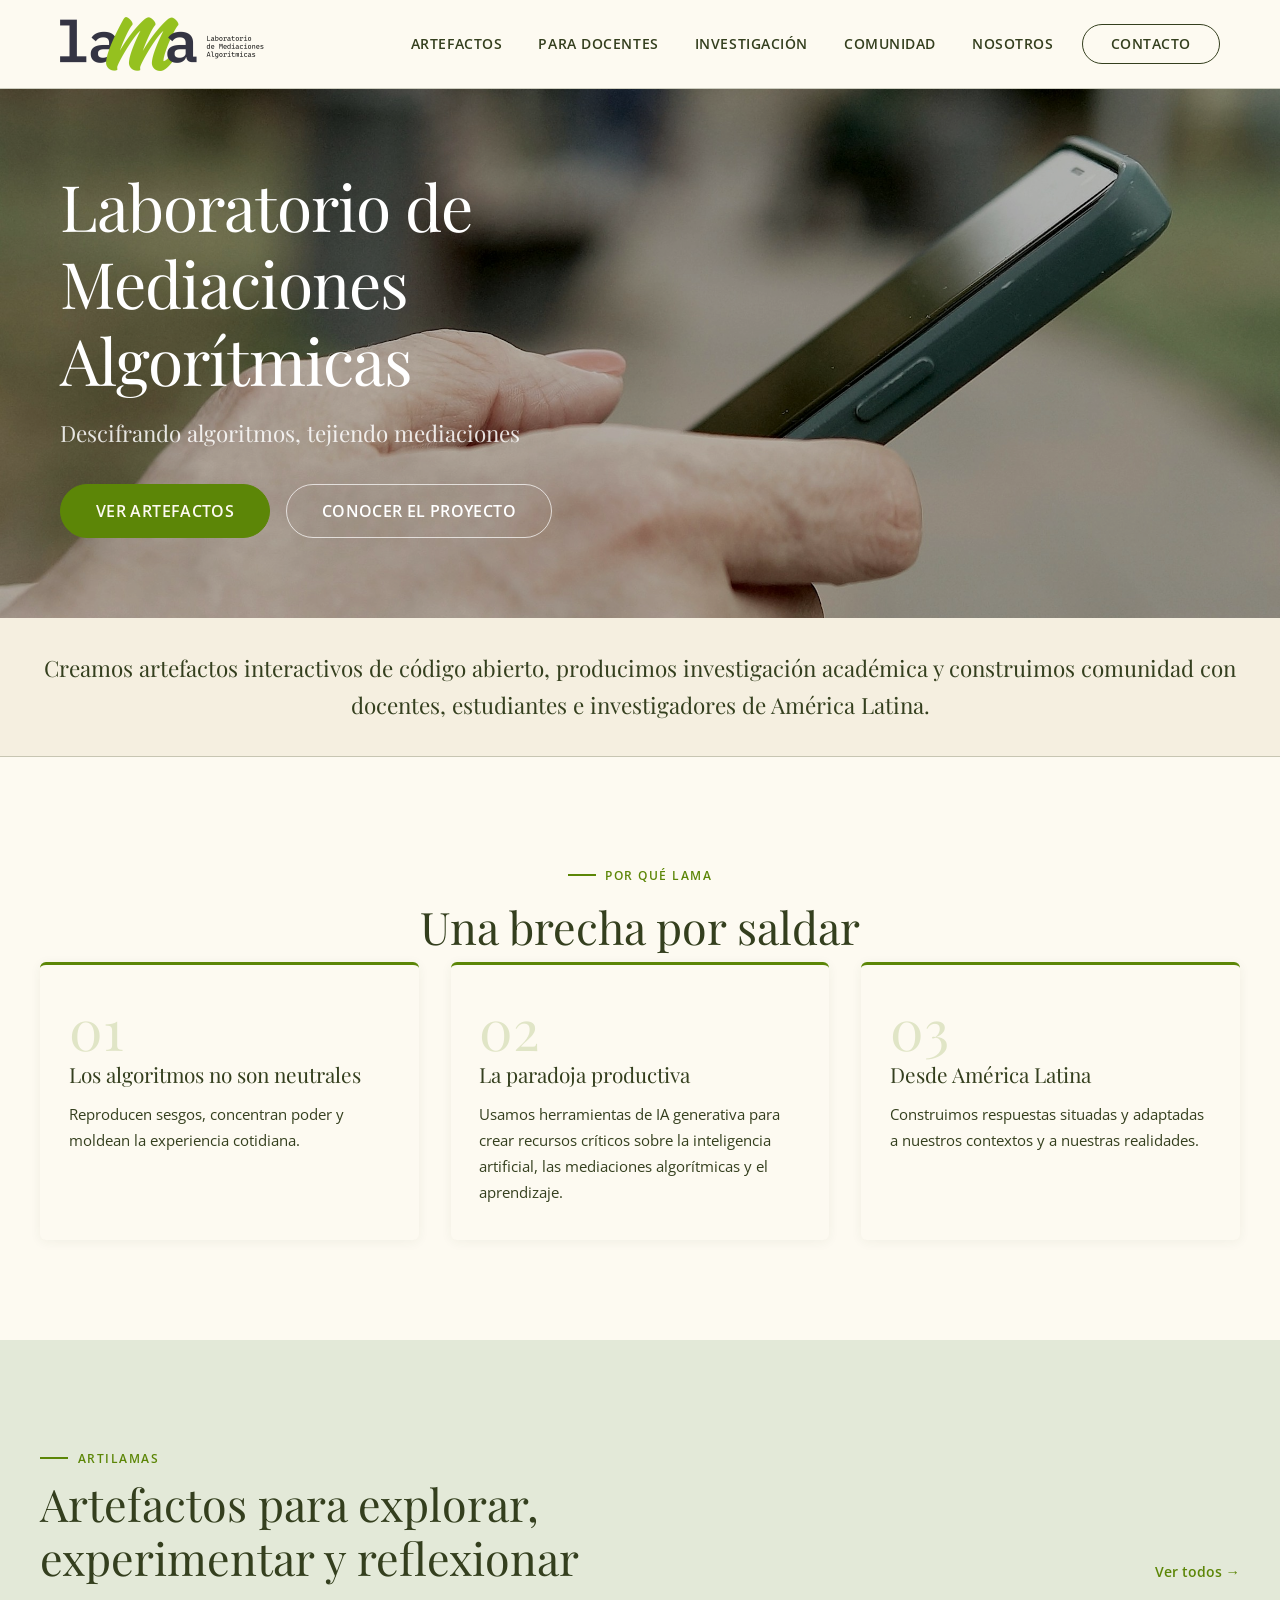
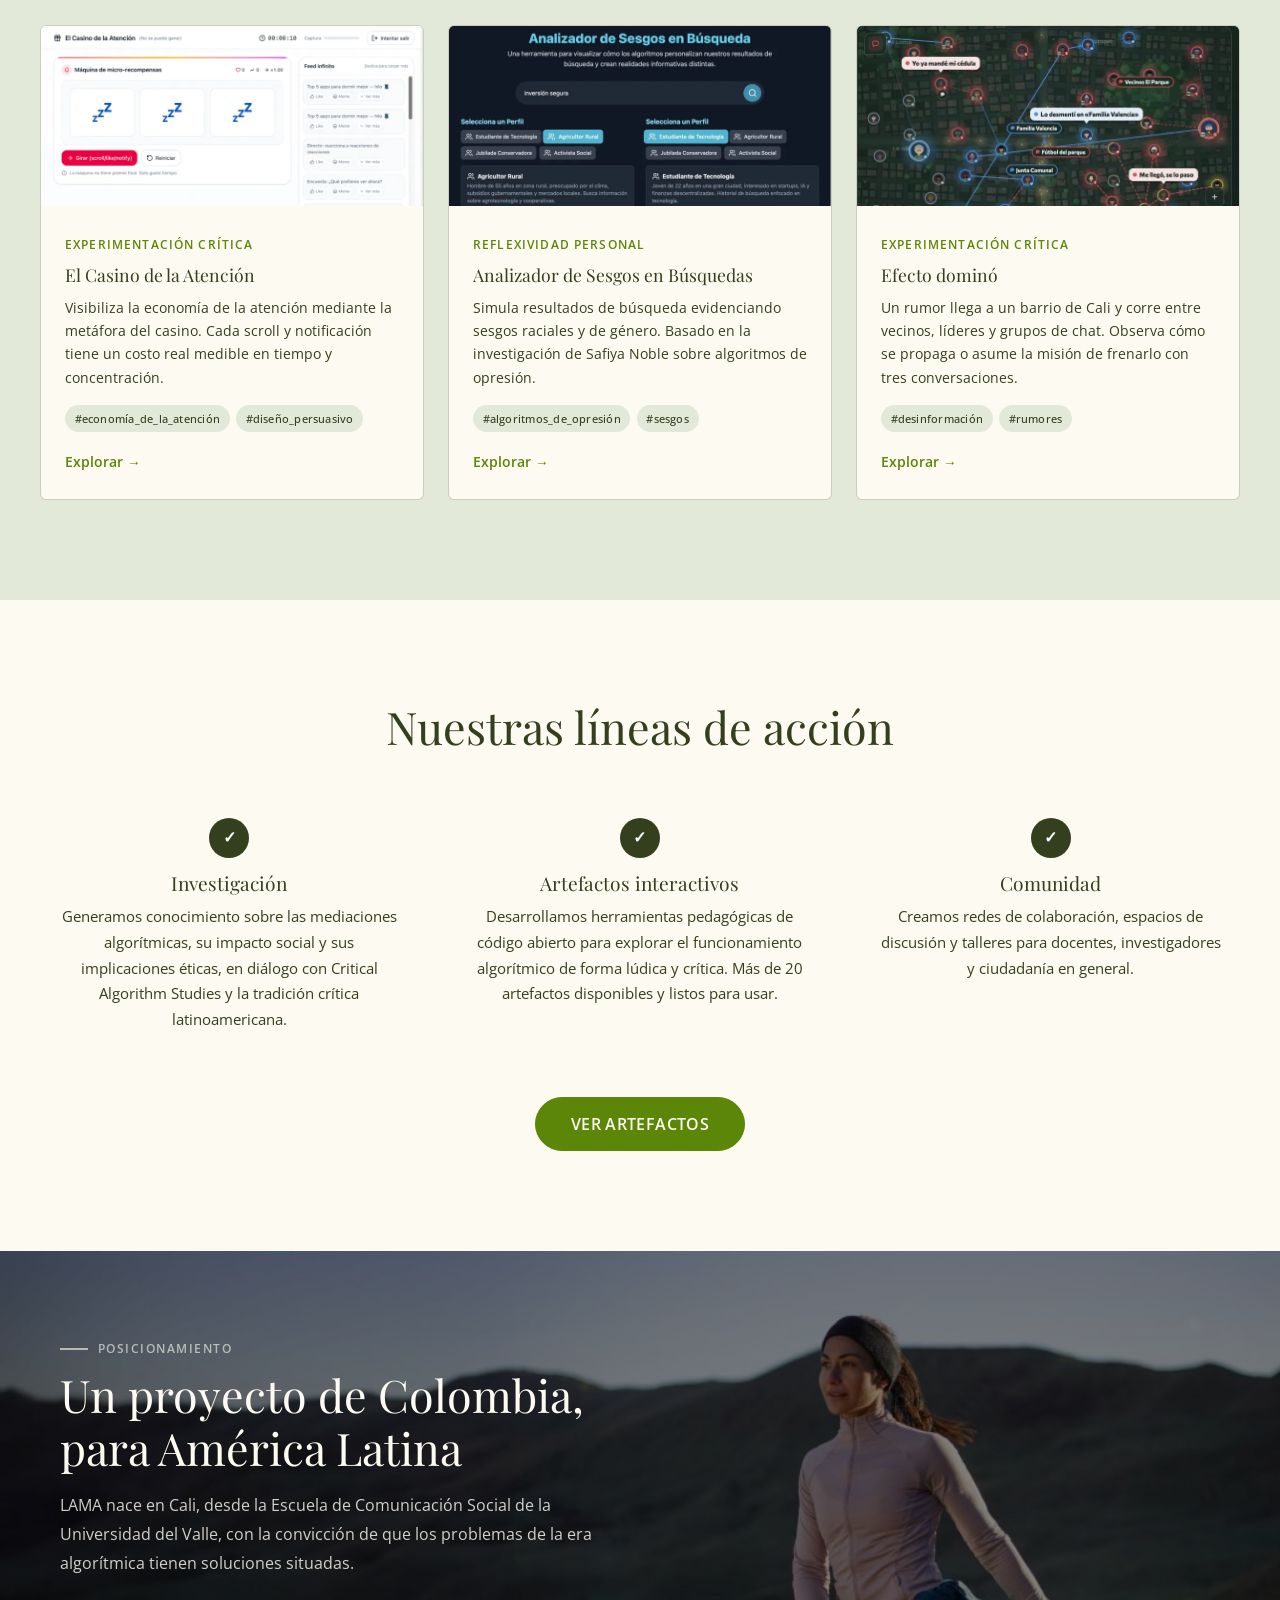
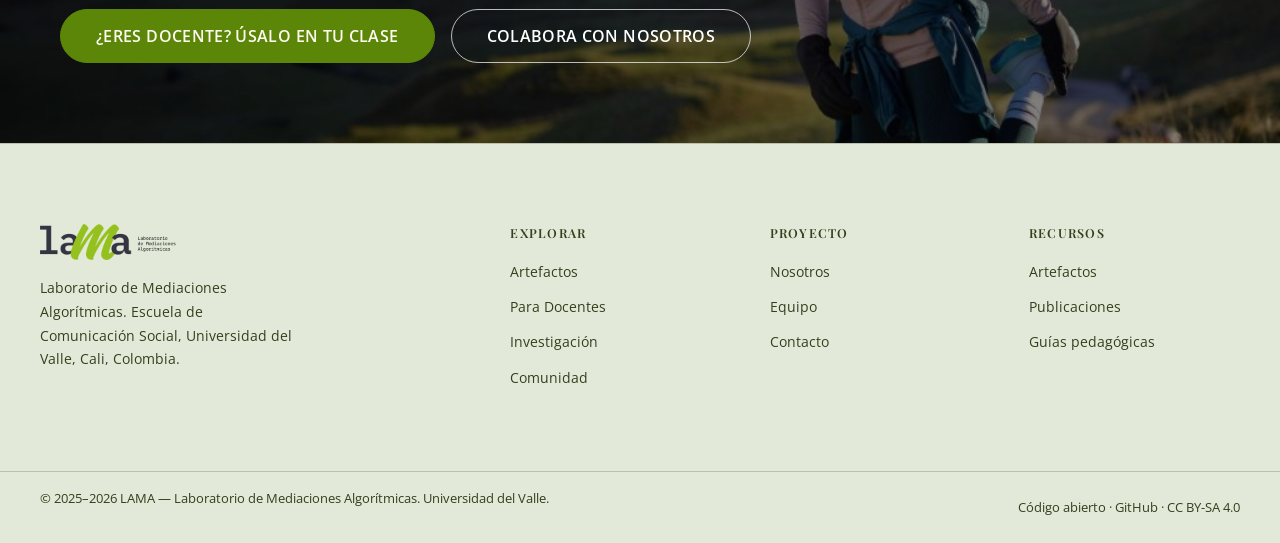
<file: index.html>
<!DOCTYPE html>
<html lang="es">
<head>
<!-- Google Tag Manager -->
<script>(function(w,d,s,l,i){w[l]=w[l]||[];w[l].push({'gtm.start':
new Date().getTime(),event:'gtm.js'});var f=d.getElementsByTagName(s)[0],
j=d.createElement(s),dl=l!='dataLayer'?'&l='+l:'';j.async=true;j.src=
'https://www.googletagmanager.com/gtm.js?id='+i+dl;f.parentNode.insertBefore(j,f);
})(window,document,'script','dataLayer','GTM-KSBX4368');</script>
<!-- End Google Tag Manager -->
<meta charset="UTF-8">
<meta name="viewport" content="width=device-width, initial-scale=1.0">
<title>LAMA — Laboratorio de Mediaciones Algorítmicas</title>
<meta name="description" content="LAMA crea artefactos pedagógicos interactivos de código abierto para la alfabetización algorítmica crítica. Universidad del Valle, Cali, Colombia.">
<meta property="og:type" content="website">
<meta property="og:site_name" content="LAMA">
<meta property="og:locale" content="es_CO">
<meta property="og:title" content="LAMA — Laboratorio de Mediaciones Algorítmicas">
<meta property="og:description" content="LAMA crea artefactos pedagógicos interactivos de código abierto para la alfabetización algorítmica crítica. Universidad del Valle, Cali, Colombia.">
<meta property="og:url" content="https://lama.lat/">
<meta property="og:image" content="https://lama.lat/assets/img/Header_Home.jpg">
<meta name="twitter:card" content="summary_large_image">
<meta name="twitter:title" content="LAMA — Laboratorio de Mediaciones Algorítmicas">
<meta name="twitter:description" content="LAMA crea artefactos pedagógicos interactivos de código abierto para la alfabetización algorítmica crítica. Universidad del Valle, Cali, Colombia.">
<meta name="twitter:image" content="https://lama.lat/assets/img/Header_Home.jpg">
<link rel="canonical" href="https://lama.lat/">
<link rel="preconnect" href="https://fonts.googleapis.com">
<link rel="preconnect" href="https://fonts.gstatic.com" crossorigin>
<link href="https://fonts.googleapis.com/css2?family=Playfair+Display:ital,wght@0,400;0,500;0,600;1,400;1,500&family=Open+Sans:wght@300;400;500;600&display=swap" rel="stylesheet">
<link rel="stylesheet" href="assets/css/main.css?v=4">
<style>
  h1,h2,h3,h4,h5,h6 { font-family: 'Playfair Display', serif !important; }
  .intro-bar { background: #F5EFE0 !important; }
  .intro-bar-inner {
    font-family: 'Playfair Display', serif !important;
    font-style: normal;
    font-size: 1.4rem;
    font-weight: 400;
    color: #343F1E;
    text-align: center;
    line-height: 1.65;
  }
  body { font-family: 'Open Sans', sans-serif; }
  .card-thumb { padding: 0; overflow: hidden; }
  .card-thumb img { width: 100%; height: 200px; object-fit: cover; object-position: top center; display: block; }
</style>
</head>
<body>
<!-- Google Tag Manager (noscript) -->
<noscript><iframe src="https://www.googletagmanager.com/ns.html?id=GTM-KSBX4368"
height="0" width="0" style="display:none;visibility:hidden"></iframe></noscript>
<!-- End Google Tag Manager (noscript) -->

<!-- ══ NAV ══════════════════════════════════════════ -->
<nav id="nav">
  <div class="nav-inner">
    <a href="index.html" class="nav-logo">
      <img src="assets/img/logo.png" alt="LAMA">
    </a>
    <button class="nav-toggle" id="navToggle" aria-label="Menú" aria-expanded="false" aria-controls="navLinks">
      <span></span><span></span><span></span>
    </button>
    <ul class="nav-links" id="navLinks">
      <li><a href="artefactos.html">Artefactos</a></li>
      <li><a href="para-docentes.html">Para Docentes</a></li>
      <li><a href="investigacion.html">Investigación</a></li>
      <li><a href="comunidad.html">Comunidad</a></li>
      <li><a href="nosotros.html">Nosotros</a></li>
      <li class="nav-cta"><a href="contacto.html">Contacto</a></li>
    </ul>
  </div>
</nav>

<!-- ══ HERO ═════════════════════════════════════════ -->
<section class="hero">
  <div class="hero-bg" style="background-image:url('assets/img/Header_Home.jpg')"></div>
  <div class="hero-content">
    <h1 class="reveal" style="transition-delay:0s">Laboratorio de<br>Mediaciones<br>Algorítmicas</h1>
    <p class="hero-tagline reveal" style="transition-delay:.15s">Descifrando algoritmos, tejiendo mediaciones</p>
    <p class="hero-sub reveal" style="transition-delay:.28s"></p>
    <div class="hero-btns reveal" style="transition-delay:.4s">
      <a href="artefactos.html" class="btn btn-primary">Ver artefactos</a>
      <a href="nosotros.html" class="btn btn-outline-white">Conocer el proyecto</a>
    </div>
  </div>
</section>

<!-- ══ FRANJA INTRO ══════════════════════════════════ -->
<div class="intro-bar">
  <div class="intro-bar-inner">
    Creamos artefactos interactivos de código abierto, producimos investigación académica y construimos comunidad con docentes, estudiantes e investigadores de América Latina.
  </div>
</div>

<!-- ══ POR QUÉ LAMA — cream ══════════════════════════ -->
<section class="sec sec-cream">
  <div class="wrap">
    <div style="text-align:center;margin-bottom:.5rem">
      <span class="sec-label reveal" style="justify-content:center">Por qué LAMA</span>
      <h2 class="reveal" style="margin-top:.4rem;transition-delay:.1s">Una brecha por saldar</h2>
    </div>
<div class="why-cards">
      <div class="why-card reveal d1">
        <div class="why-num">01</div>
        <h3>Los algoritmos no son neutrales</h3>
        <p>Reproducen sesgos, concentran poder y moldean la experiencia cotidiana.</p>
      </div>
      <div class="why-card reveal d2">
        <div class="why-num">02</div>
        <h3>La paradoja productiva</h3>
        <p>Usamos herramientas de IA generativa para crear recursos críticos sobre la inteligencia artificial, las mediaciones algorítmicas y el aprendizaje.</p>
      </div>
      <div class="why-card reveal d3">
        <div class="why-num">03</div>
        <h3>Desde América Latina</h3>
        <p>Construimos respuestas situadas y adaptadas a nuestros contextos y a nuestras realidades.</p>
      </div>
    </div>
  </div>
</section>

<!-- ══ ARTEFACTOS — sage ══════════════════════════════ -->
<section class="sec sec-sage">
  <div class="wrap">
    <div class="art-header">
      <div>
        <span class="sec-label reveal">Artilamas</span>
        <h2 class="reveal" style="transition-delay:.1s">Artefactos para explorar,<br>experimentar y reflexionar</h2>
      </div>
      <a href="artefactos.html" class="link-more reveal" style="transition-delay:.2s">Ver todos →</a>
    </div>
    <div class="cards">
      <div class="card reveal d1">
        <div class="card-thumb"><img loading="lazy" decoding="async" src="assets/img/Artefactos/Casino_atencion-1024x669.webp" alt="El Casino de la Atención"></div>
        <div class="card-body">
          <span class="card-badge">Experimentación crítica</span>
          <h3>El Casino de la Atención</h3>
          <p>Visibiliza la economía de la atención mediante la metáfora del casino. Cada scroll y notificación tiene un costo real medible en tiempo y concentración.</p>
          <div class="card-tags">
            <span class="tag">#economía_de_la_atención</span>
            <span class="tag">#diseño_persuasivo</span>
          </div>
          <a href="https://simuladores.lama.lat/simuladores/casino-atencion/" class="card-cta" target="_blank" rel="noopener">Explorar →</a>
        </div>
      </div>
      <div class="card reveal d2">
        <div class="card-thumb"><img loading="lazy" decoding="async" src="assets/img/Artefactos/Analizador_de_sesgos_2-1024x724.webp" alt="Analizador de Sesgos en Búsquedas"></div>
        <div class="card-body">
          <span class="card-badge">Reflexividad personal</span>
          <h3>Analizador de Sesgos en Búsquedas</h3>
          <p>Simula resultados de búsqueda evidenciando sesgos raciales y de género. Basado en la investigación de Safiya Noble sobre algoritmos de opresión.</p>
          <div class="card-tags">
            <span class="tag">#algoritmos_de_opresión</span>
            <span class="tag">#sesgos</span>
          </div>
          <a href="https://simuladores.lama.lat/simuladores/analizador-sesgos-busquedas/" class="card-cta" target="_blank" rel="noopener">Explorar →</a>
        </div>
      </div>
      <div class="card reveal d3">
        <div class="card-thumb"><img loading="lazy" decoding="async" src="assets/img/Artefactos/Efecto_domino.webp" alt="Efecto dominó: mapa de un barrio con el rumor y el desmentido circulando entre vecinos"></div>
        <div class="card-body">
          <span class="card-badge">Experimentación crítica</span>
          <h3>Efecto dominó</h3>
          <p>Un rumor llega a un barrio de Cali y corre entre vecinos, líderes y grupos de chat. Observa cómo se propaga o asume la misión de frenarlo con tres conversaciones.</p>
          <div class="card-tags">
            <span class="tag">#desinformación</span>
            <span class="tag">#rumores</span>
          </div>
          <a href="https://simuladores.lama.lat/simuladores/dinamicas-desinformacion/" class="card-cta" target="_blank" rel="noopener">Explorar →</a>
        </div>
      </div>
    </div>
  </div>
</section>

<!-- ══ LÍNEAS DE ACCIÓN — cream ═══════════════════════ -->
<section class="sec sec-cream">
  <div class="wrap">
    <div style="text-align:center;margin-bottom:2.5rem">
      <h2 class="reveal">Nuestras líneas de acción</h2>
    </div>
    <div class="lineas-grid" style="text-align:center">
      <div class="linea-centered reveal d1">
        <div class="linea-check">✓</div>
        <h3>Investigación</h3>
        <p>Generamos conocimiento sobre las mediaciones algorítmicas, su impacto social y sus implicaciones éticas, en diálogo con Critical Algorithm Studies y la tradición crítica latinoamericana.</p>
      </div>
      <div class="linea-centered reveal d2">
        <div class="linea-check">✓</div>
        <h3>Artefactos interactivos</h3>
        <p>Desarrollamos herramientas pedagógicas de código abierto para explorar el funcionamiento algorítmico de forma lúdica y crítica. Más de 20 artefactos disponibles y listos para usar.</p>
      </div>
      <div class="linea-centered reveal d3">
        <div class="linea-check">✓</div>
        <h3>Comunidad</h3>
        <p>Creamos redes de colaboración, espacios de discusión y talleres para docentes, investigadores y ciudadanía en general.</p>
      </div>
    </div>
    <div style="text-align:center;margin-top:2.5rem" class="reveal">
      <a href="artefactos.html" class="btn btn-primary">Ver artefactos</a>
    </div>
  </div>
</section>

<!-- ══ TERRITORIAL — sage con Images3.jpg ════════════ -->
<div class="territorial">
  <div class="territorial-bg" style="background-image:url('assets/img/Images3.jpg');filter:brightness(.5);background-position:top center"></div>
  <div class="territorial-content">
    <span class="sec-label reveal">Posicionamiento</span>
    <h2 class="reveal" style="transition-delay:.12s">Un proyecto de Colombia,<br>para América Latina</h2>
    <p class="reveal" style="transition-delay:.24s">LAMA nace en Cali, desde la Escuela de Comunicación Social de la Universidad del Valle, con la convicción de que los problemas de la era algorítmica tienen soluciones situadas.</p>
    <div class="territorial-ctas reveal" style="transition-delay:.36s">
      <a href="para-docentes.html" class="btn btn-primary">¿Eres docente? Úsalo en tu clase</a>
      <a href="contacto.html" class="btn btn-outline-white">Colabora con nosotros</a>
    </div>
  </div>
</div>

<!-- ══ FOOTER — sage ═════════════════════════════════ -->
<footer>
  <div class="footer-above">
    <div class="footer-above-grid">
      <div class="footer-brand reveal">
        <img src="assets/img/logo.png" alt="LAMA">
        <p>Laboratorio de Mediaciones Algorítmicas. Escuela de Comunicación Social, Universidad del Valle, Cali, Colombia.</p>
      </div>
      <div class="footer-col reveal d1">
        <h4>Explorar</h4>
        <ul>
          <li><a href="artefactos.html">Artefactos</a></li>
          <li><a href="para-docentes.html">Para Docentes</a></li>
          <li><a href="investigacion.html">Investigación</a></li>
          <li><a href="comunidad.html">Comunidad</a></li>
        </ul>
      </div>
      <div class="footer-col reveal d2">
        <h4>Proyecto</h4>
        <ul>
          <li><a href="nosotros.html">Nosotros</a></li>
          <li><a href="nosotros.html#equipo">Equipo</a></li>
          <li><a href="contacto.html">Contacto</a></li>
        </ul>
      </div>
      <div class="footer-col reveal d3">
        <h4>Recursos</h4>
        <ul>
          <li><a href="https://lama.lat/artefactos.html">Artefactos</a></li>
          <li><a href="investigacion.html#publicaciones">Publicaciones</a></li>
          <li><a href="para-docentes.html#guias">Guías pedagógicas</a></li>
        </ul>
      </div>
    </div>
  </div>
  <div class="footer-primary">
    <div class="footer-primary-inner">
      <p>© 2025–2026 LAMA — Laboratorio de Mediaciones Algorítmicas. Universidad del Valle.</p>
      <p>Código abierto · <a href="https://github.com/kevimaster/lama" target="_blank" rel="noopener">GitHub</a> · <a href="https://creativecommons.org/licenses/by-sa/4.0/" target="_blank" rel="noopener">CC BY-SA 4.0</a></p>
    </div>
  </div>
</footer>

<script src="assets/js/main.js"></script>
</body>
</html>
</file>
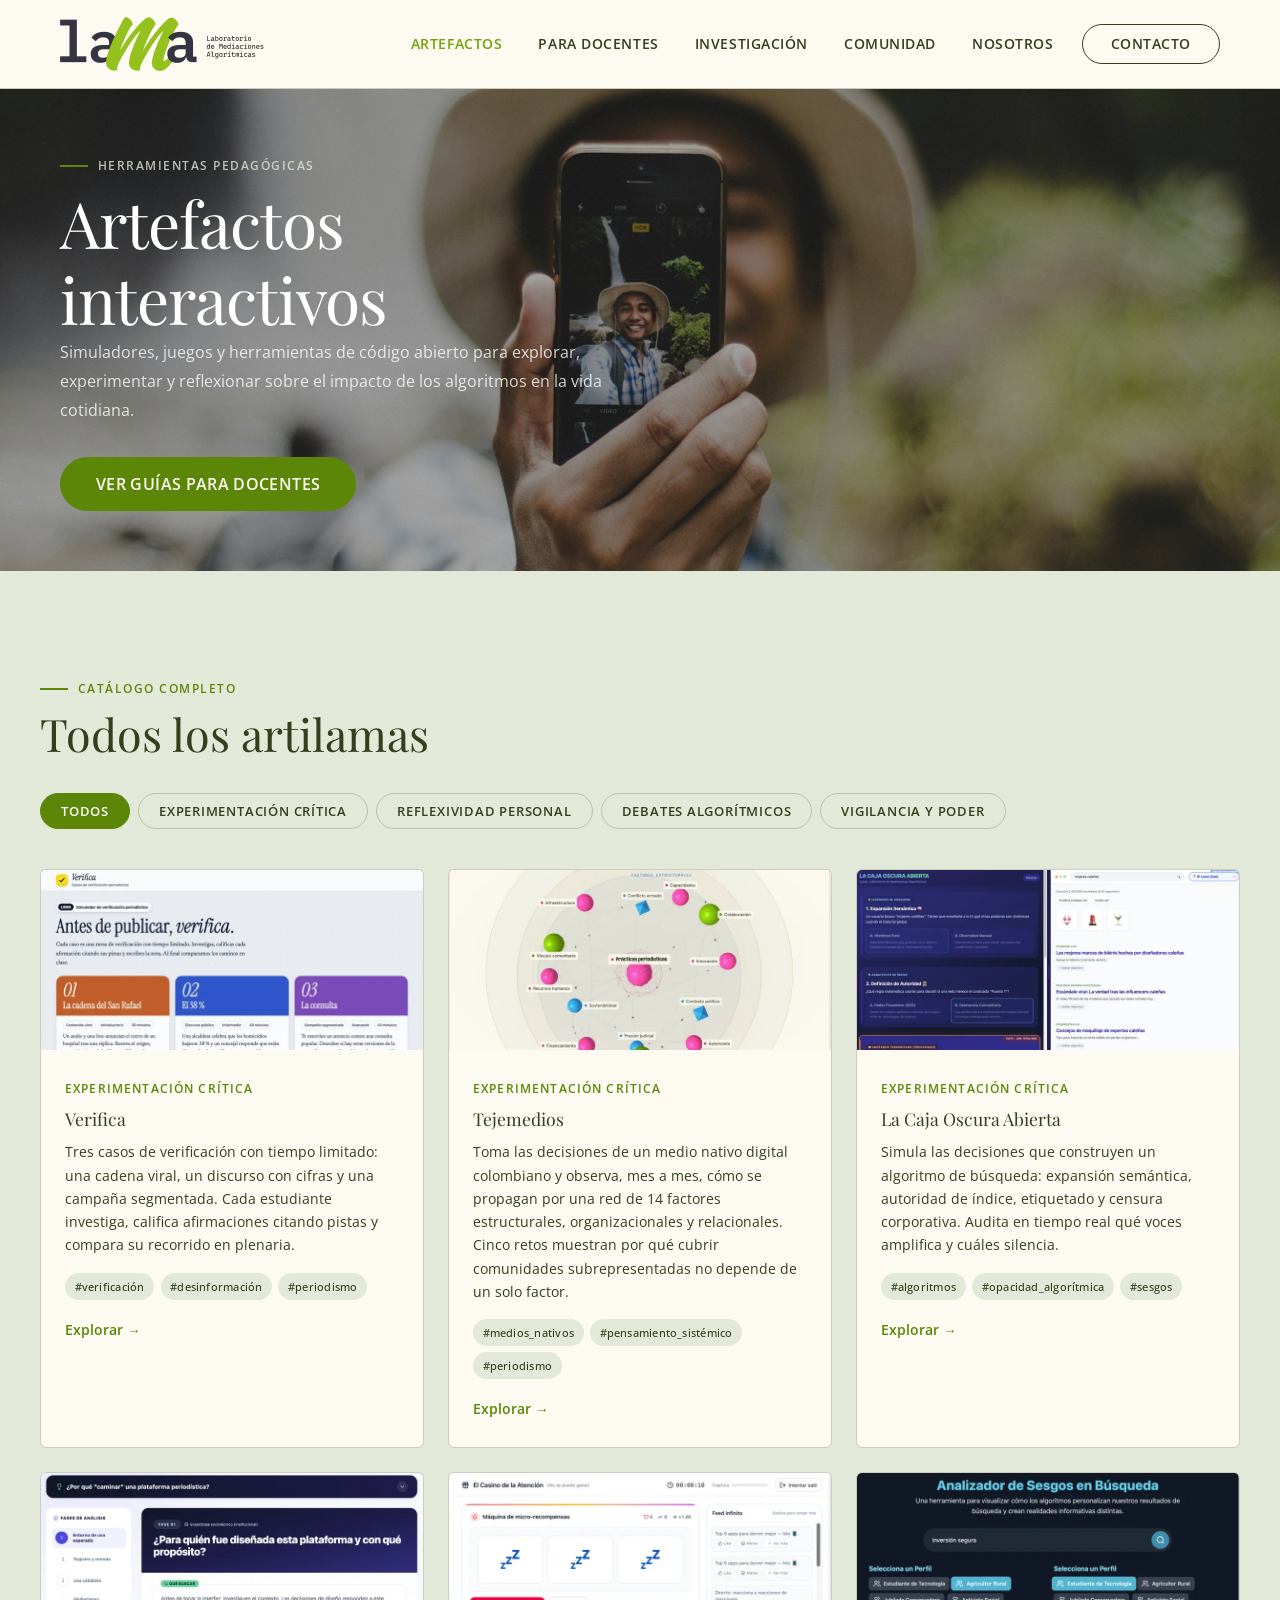
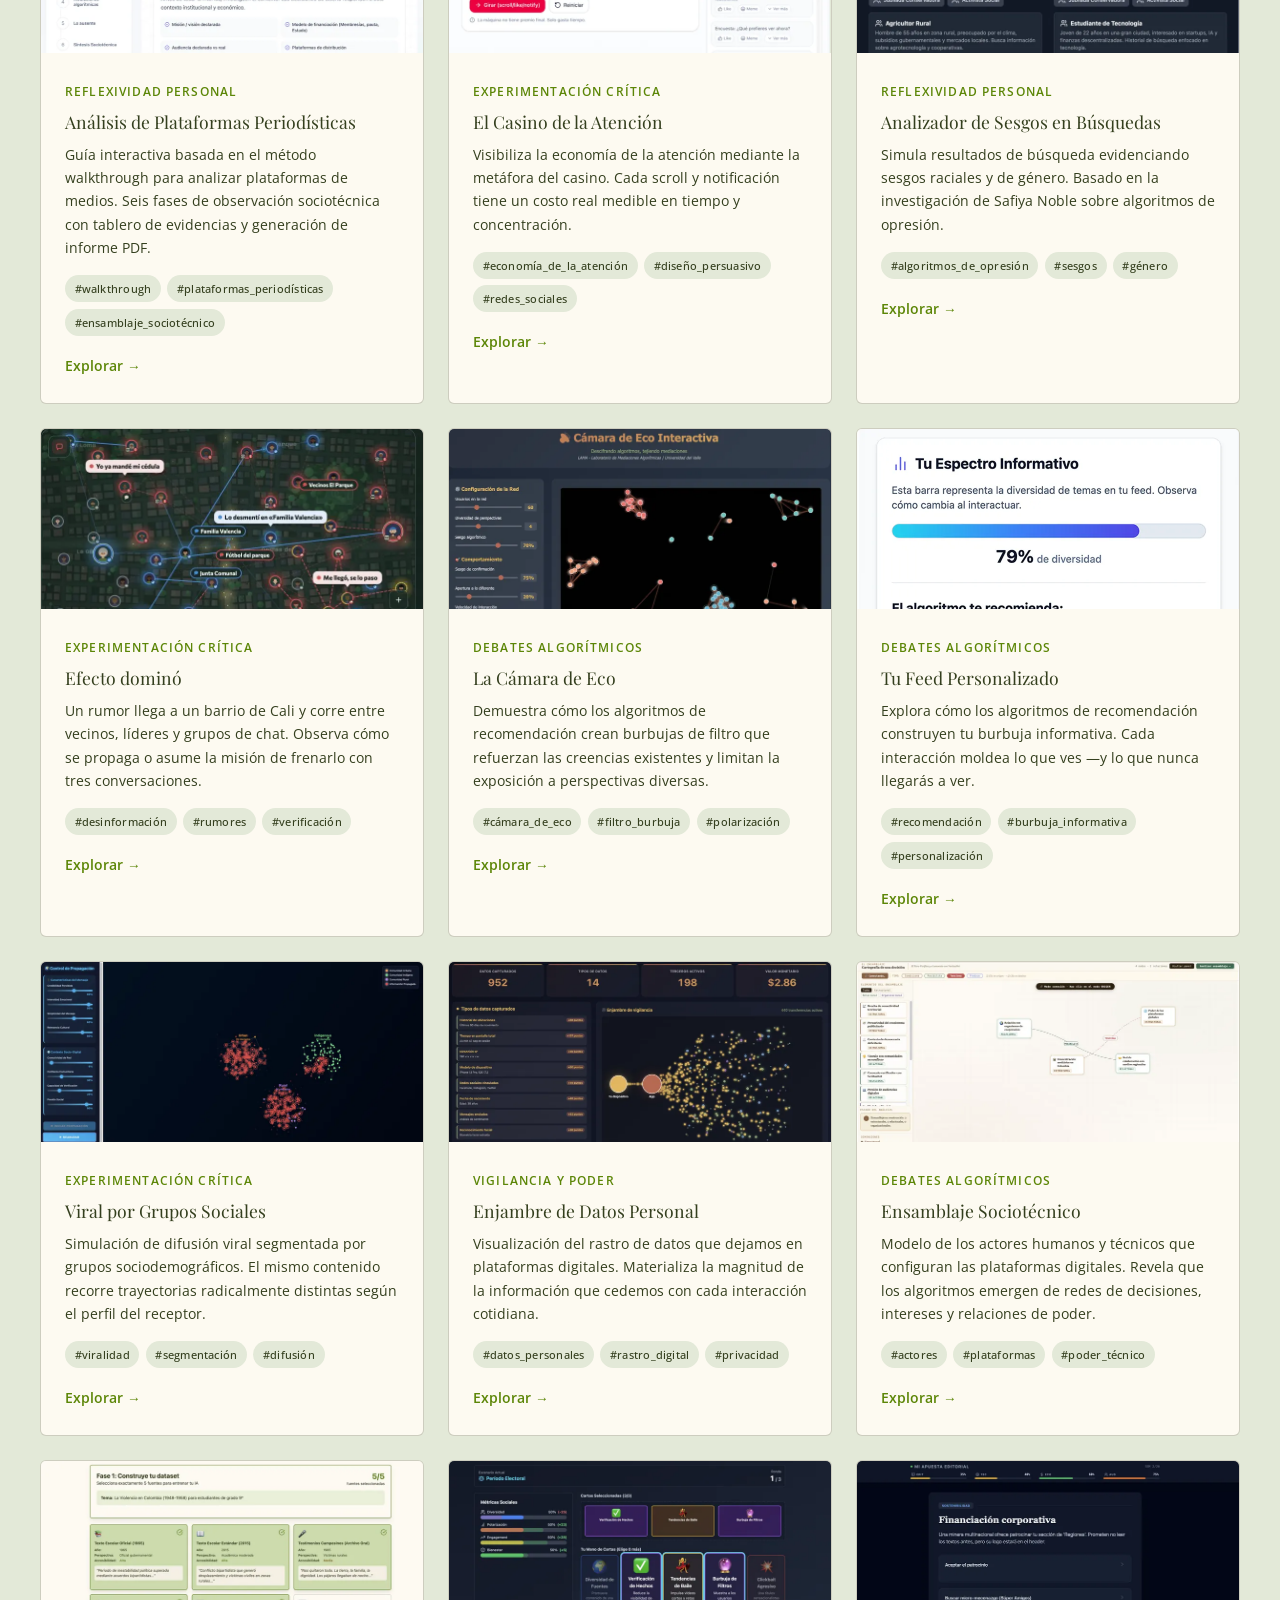
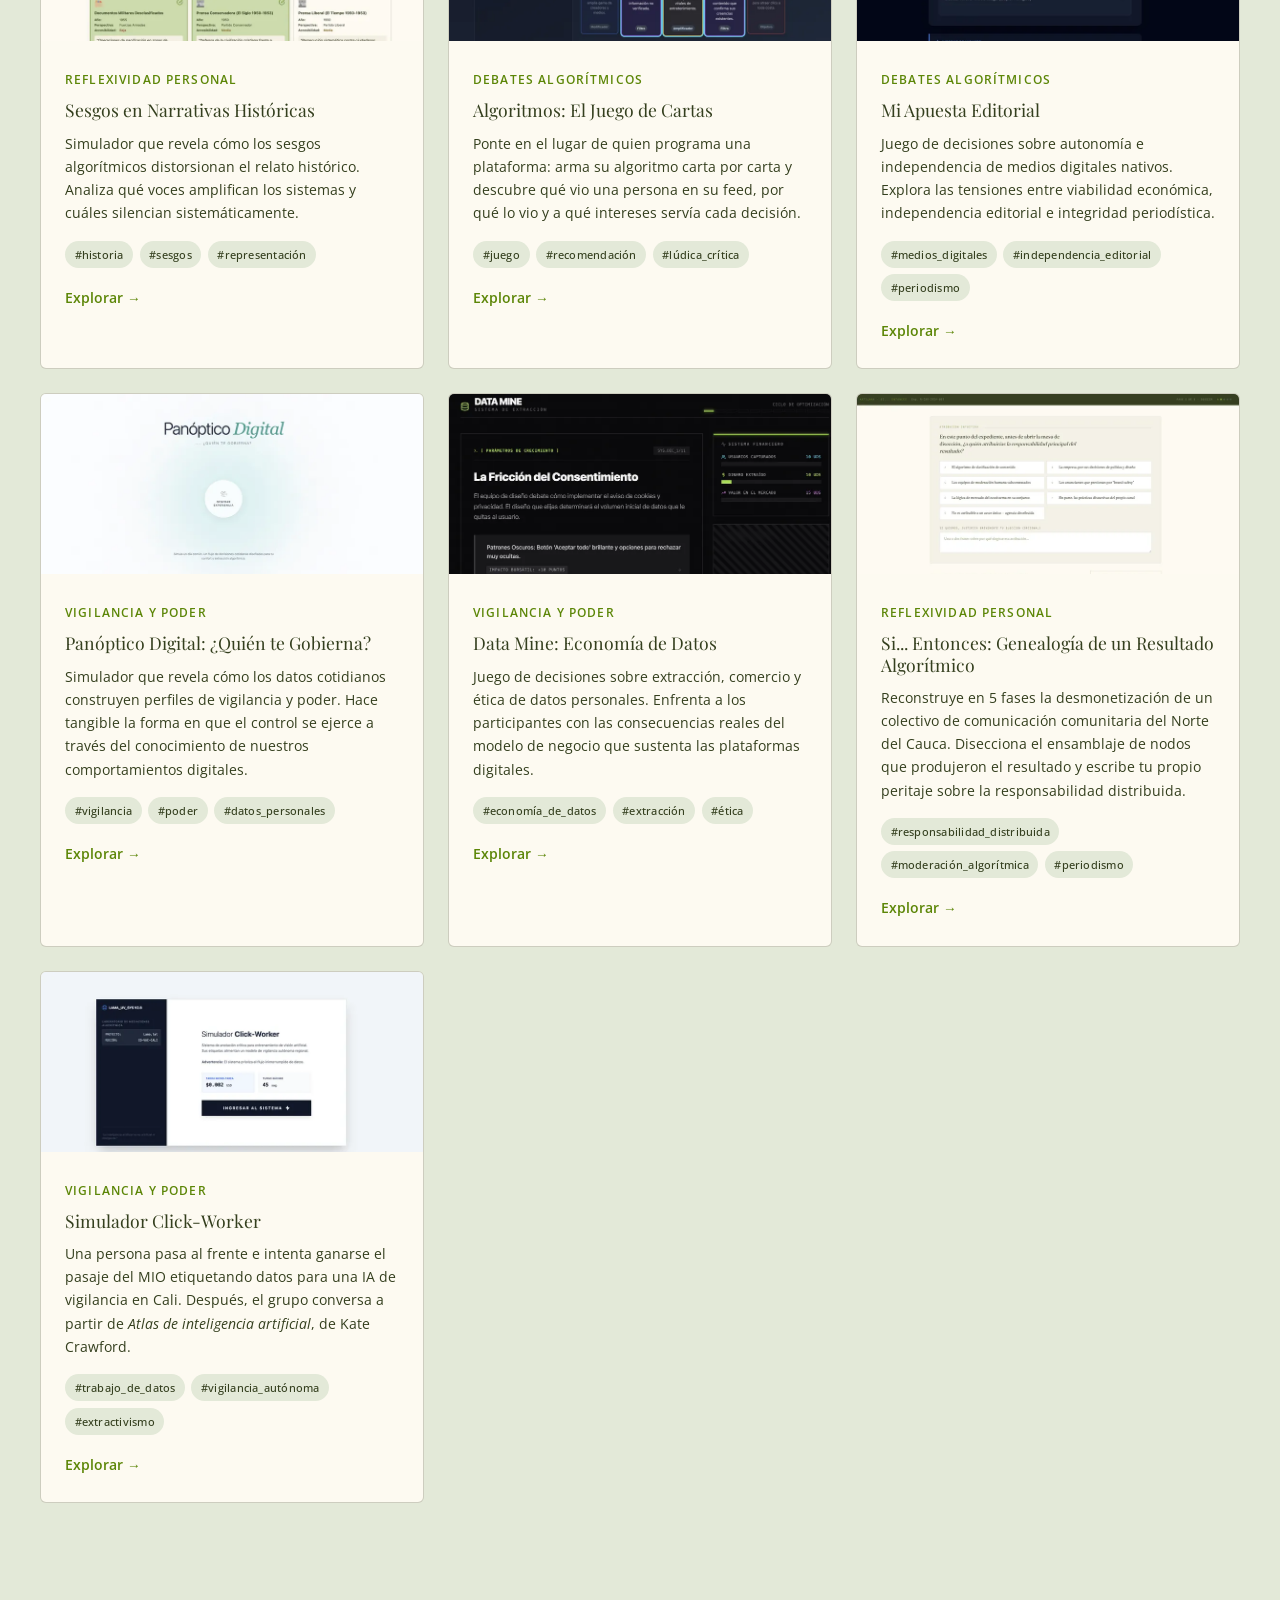
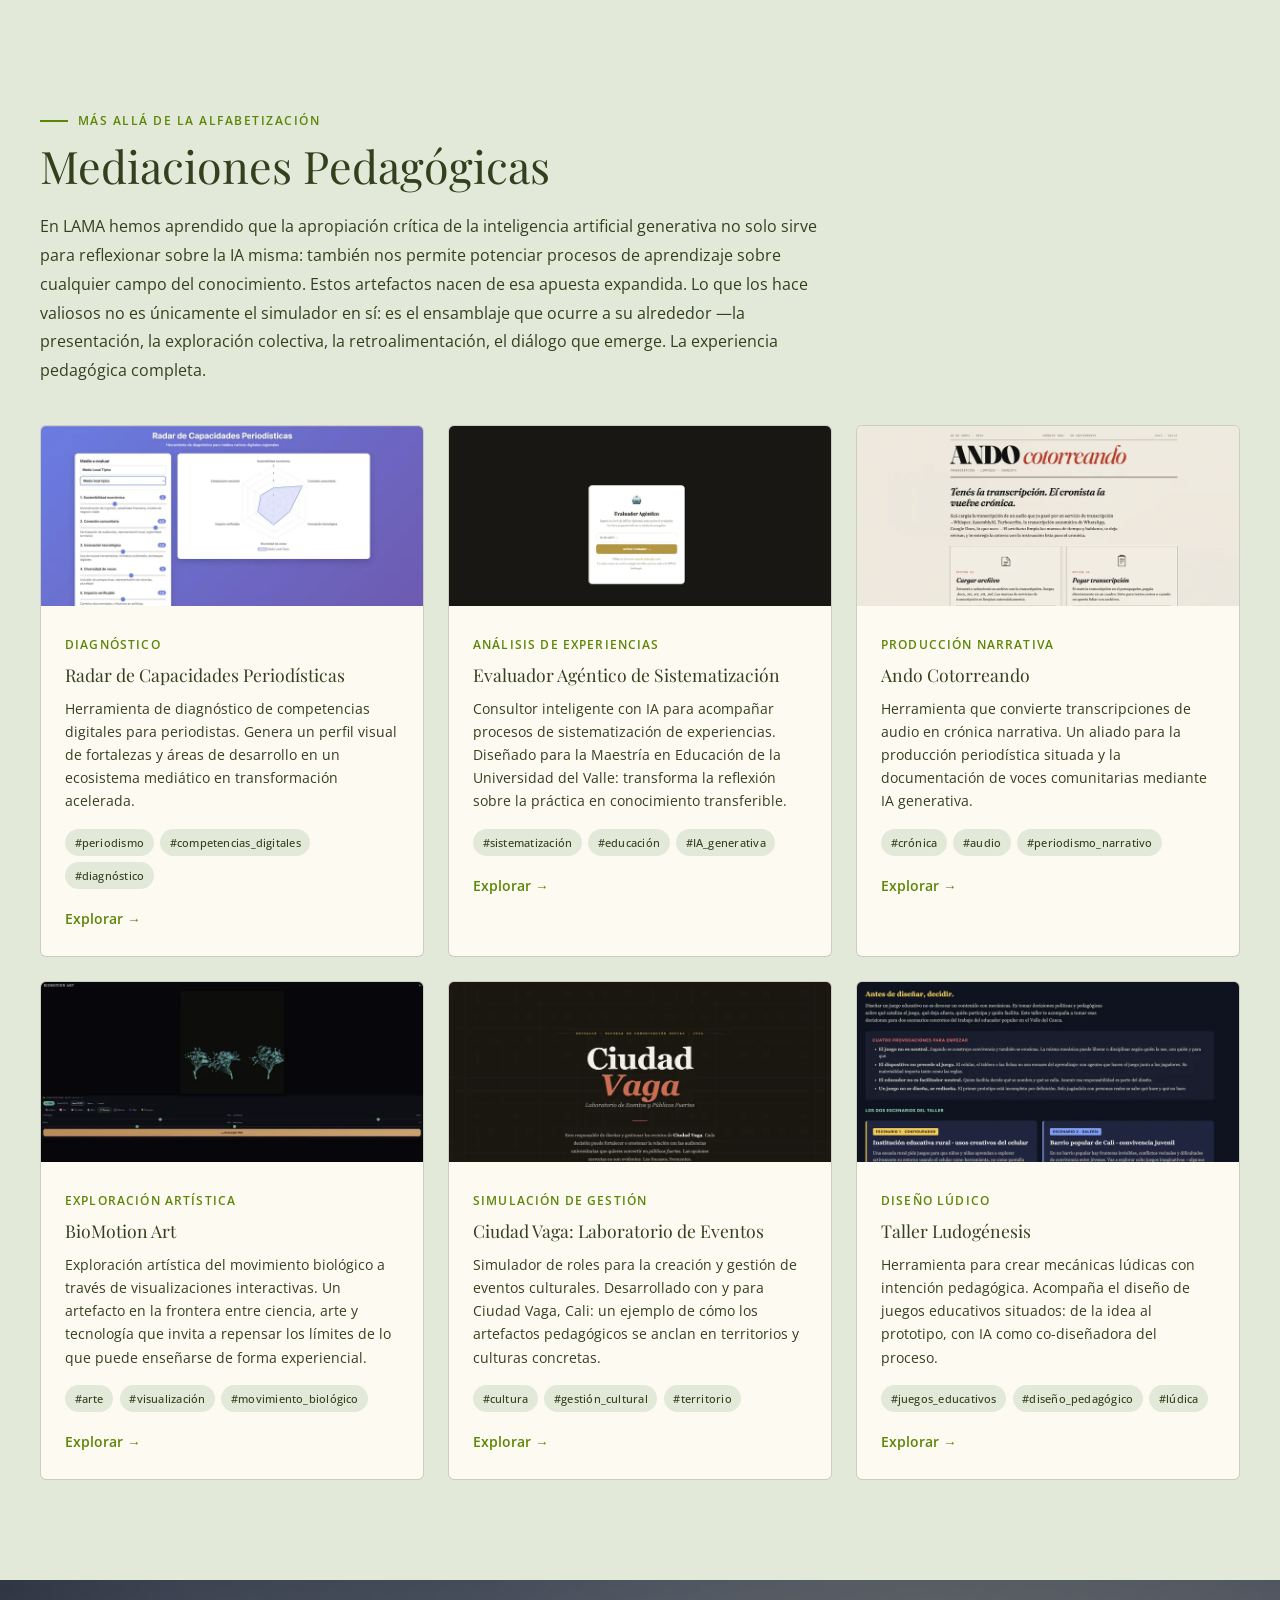
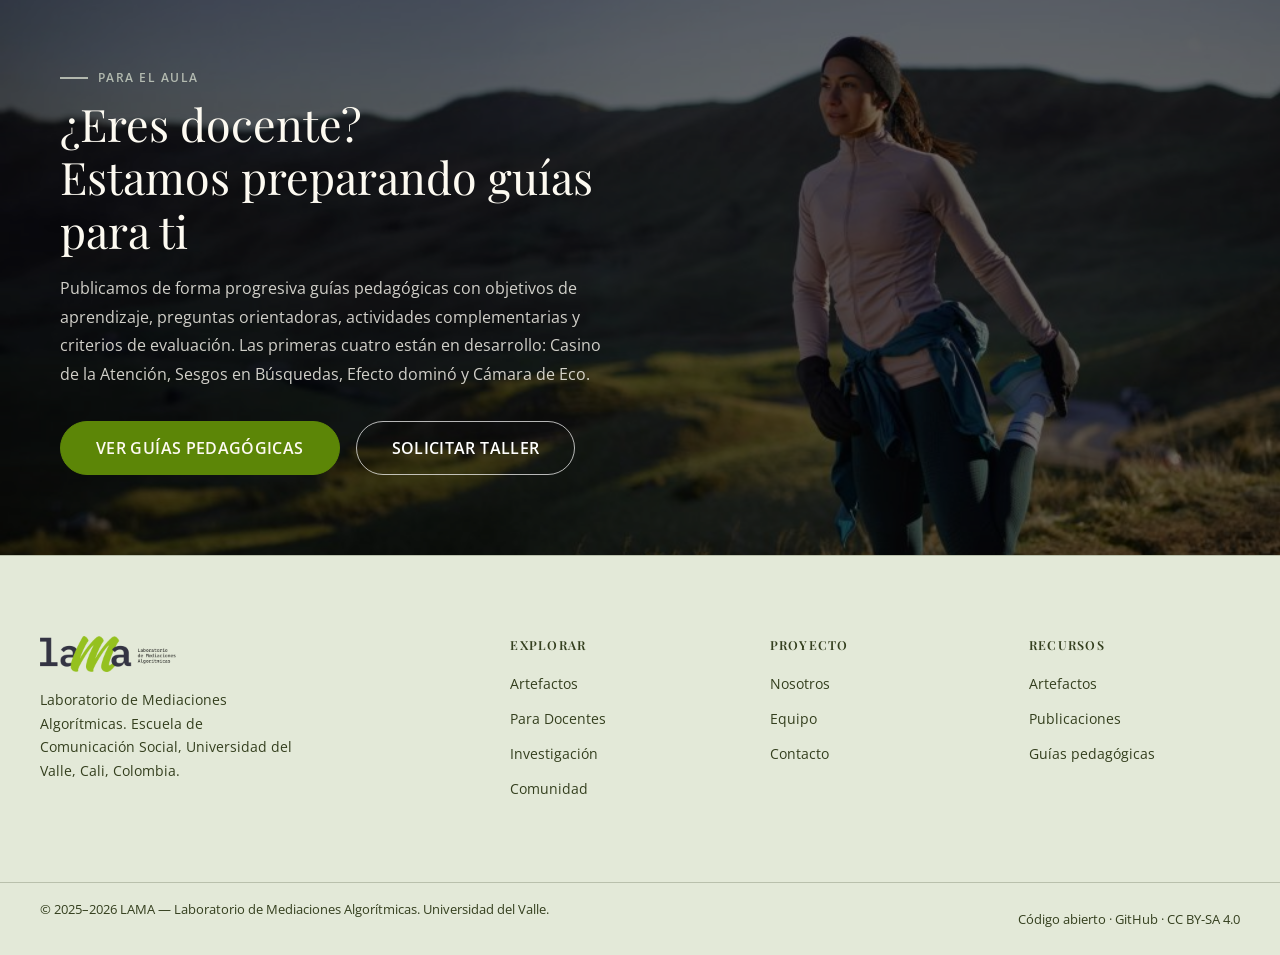
<file: artefactos.html>
<!DOCTYPE html>
<html lang="es">
<head>
<!-- Google Tag Manager -->
<script>(function(w,d,s,l,i){w[l]=w[l]||[];w[l].push({'gtm.start':
new Date().getTime(),event:'gtm.js'});var f=d.getElementsByTagName(s)[0],
j=d.createElement(s),dl=l!='dataLayer'?'&l='+l:'';j.async=true;j.src=
'https://www.googletagmanager.com/gtm.js?id='+i+dl;f.parentNode.insertBefore(j,f);
})(window,document,'script','dataLayer','GTM-KSBX4368');</script>
<!-- End Google Tag Manager -->
<meta charset="UTF-8">
<meta name="viewport" content="width=device-width, initial-scale=1.0">
<title>Artefactos — LAMA</title>
<meta name="description" content="Explora los artefactos pedagógicos interactivos de LAMA para la alfabetización algorítmica crítica.">
<meta property="og:type" content="website">
<meta property="og:site_name" content="LAMA">
<meta property="og:locale" content="es_CO">
<meta property="og:title" content="Artefactos — LAMA">
<meta property="og:description" content="Explora los artefactos pedagógicos interactivos de LAMA para la alfabetización algorítmica crítica.">
<meta property="og:url" content="https://lama.lat/artefactos.html">
<meta property="og:image" content="https://lama.lat/assets/img/Header_Artefactos.jpg">
<meta name="twitter:card" content="summary_large_image">
<meta name="twitter:title" content="Artefactos — LAMA">
<meta name="twitter:description" content="Explora los artefactos pedagógicos interactivos de LAMA para la alfabetización algorítmica crítica.">
<meta name="twitter:image" content="https://lama.lat/assets/img/Header_Artefactos.jpg">
<link rel="canonical" href="https://lama.lat/artefactos.html">
<link rel="preconnect" href="https://fonts.googleapis.com">
<link rel="preconnect" href="https://fonts.gstatic.com" crossorigin>
<link href="https://fonts.googleapis.com/css2?family=Playfair+Display:ital,wght@0,400;0,500;0,600;1,400;1,500&family=Open+Sans:wght@300;400;500;600&display=swap" rel="stylesheet">
<link rel="stylesheet" href="assets/css/main.css?v=4">
<style>
  h1,h2,h3,h4,h5,h6 { font-family: 'Playfair Display', serif !important; }
  .intro-bar { display: none; }
  .card-thumb { padding: 0; overflow: hidden; }
  .card-thumb img { width: 100%; height: 200px; object-fit: cover; object-position: top center; display: block; }
</style>
</head>
<body>
<!-- Google Tag Manager (noscript) -->
<noscript><iframe src="https://www.googletagmanager.com/ns.html?id=GTM-KSBX4368"
height="0" width="0" style="display:none;visibility:hidden"></iframe></noscript>
<!-- End Google Tag Manager (noscript) -->

<!-- ══ NAV ══════════════════════════════════════════ -->
<nav id="nav">
  <div class="nav-inner">
    <a href="index.html" class="nav-logo"><img src="assets/img/logo.png" alt="LAMA"></a>
    <button class="nav-toggle" id="navToggle" aria-label="Menú" aria-expanded="false" aria-controls="navLinks"><span></span><span></span><span></span></button>
    <ul class="nav-links" id="navLinks">
      <li><a href="artefactos.html" class="active">Artefactos</a></li>
      <li><a href="para-docentes.html">Para Docentes</a></li>
      <li><a href="investigacion.html">Investigación</a></li>
      <li><a href="comunidad.html">Comunidad</a></li>
      <li><a href="nosotros.html">Nosotros</a></li>
      <li class="nav-cta"><a href="contacto.html">Contacto</a></li>
    </ul>
  </div>
</nav>

<!-- ══ HERO ══════════════════════════════════════════ -->
<section class="hero hero-sm">
  <div class="hero-bg" style="background-image:url('assets/img/Header_Artefactos.jpg')"></div>
  <div class="hero-content">
    <span class="sec-label" style="color:rgba(227,233,216,.8)">Herramientas pedagógicas</span>
    <h1>Artefactos<br>interactivos</h1>
    <p class="hero-sub">Simuladores, juegos y herramientas de código abierto para explorar, experimentar y reflexionar sobre el impacto de los algoritmos en la vida cotidiana.</p>
    <div class="hero-btns">
      <a href="para-docentes.html" class="btn btn-primary">Ver guías para docentes</a>
    </div>
  </div>
</section>

<!-- ══ INTRO BAR ══════════════════════════════════════ -->
<div class="intro-bar">
  <div class="intro-bar-inner">
    Más de 20 artefactos disponibles · Código abierto · Listos para usar en el aula · Diseñados desde América Latina
  </div>
</div>

<!-- ══ ARTEFACTOS GRID ═══════════════════════════════ -->
<section class="sec sec-sage">
  <div class="wrap">
    <div style="margin-bottom:2rem" class="reveal">
      <span class="sec-label">Catálogo completo</span>
      <h2>Todos los artilamas</h2>
    </div>

    <!-- Filtros -->
    <div class="filter-tabs reveal">
      <button class="filter-tab active" data-filter="all">Todos</button>
      <button class="filter-tab" data-filter="experimental">Experimentación crítica</button>
      <button class="filter-tab" data-filter="reflexividad">Reflexividad personal</button>
      <button class="filter-tab" data-filter="debate">Debates algorítmicos</button>
      <button class="filter-tab" data-filter="vigilancia">Vigilancia y poder</button>
    </div>

    <!-- Grid -->
    <div class="cards">

      <div class="card" data-cat="experimental">
        <div class="card-thumb"><img loading="lazy" decoding="async" src="assets/img/Artefactos/verifica.webp" alt="Verifica: portada con los tres casos, La cadena del San Rafael, El 38 % y La consulta"></div>
        <div class="card-body">
          <span class="card-badge">Experimentación crítica</span>
          <h3>Verifica</h3>
          <p>Tres casos de verificación con tiempo limitado: una cadena viral, un discurso con cifras y una campaña segmentada. Cada estudiante investiga, califica afirmaciones citando pistas y compara su recorrido en plenaria.</p>
          <div class="card-tags">
            <span class="tag">#verificación</span>
            <span class="tag">#desinformación</span>
            <span class="tag">#periodismo</span>
          </div>
          <a href="https://simuladores.lama.lat/simuladores/verifica/" class="card-cta" target="_blank" rel="noopener">Explorar →</a>
        </div>
      </div>

      <div class="card" data-cat="experimental">
        <div class="card-thumb"><img loading="lazy" decoding="async" src="assets/img/Artefactos/tejemedios.webp" alt="Tejemedios: red 3D de los factores que sostienen a un medio nativo digital"></div>
        <div class="card-body">
          <span class="card-badge">Experimentación crítica</span>
          <h3>Tejemedios</h3>
          <p>Toma las decisiones de un medio nativo digital colombiano y observa, mes a mes, cómo se propagan por una red de 14 factores estructurales, organizacionales y relacionales. Cinco retos muestran por qué cubrir comunidades subrepresentadas no depende de un solo factor.</p>
          <div class="card-tags">
            <span class="tag">#medios_nativos</span>
            <span class="tag">#pensamiento_sistémico</span>
            <span class="tag">#periodismo</span>
          </div>
          <a href="https://simuladores.lama.lat/simuladores/tejemedios/" class="card-cta" target="_blank" rel="noopener">Explorar →</a>
        </div>
      </div>

      <div class="card" data-cat="experimental">
        <div class="card-thumb"><img loading="lazy" decoding="async" src="assets/img/Artefactos/caja_oscura.webp" alt="La Caja Oscura Abierta"></div>
        <div class="card-body">
          <span class="card-badge">Experimentación crítica</span>
          <h3>La Caja Oscura Abierta</h3>
          <p>Simula las decisiones que construyen un algoritmo de búsqueda: expansión semántica, autoridad de índice, etiquetado y censura corporativa. Audita en tiempo real qué voces amplifica y cuáles silencia.</p>
          <div class="card-tags">
            <span class="tag">#algoritmos</span>
            <span class="tag">#opacidad_algorítmica</span>
            <span class="tag">#sesgos</span>
          </div>
          <a href="https://simuladores.lama.lat/simuladores/caja-oscura/" class="card-cta" target="_blank" rel="noopener">Explorar →</a>
        </div>
      </div>

      <div class="card" data-cat="reflexividad">
        <div class="card-thumb"><img loading="lazy" decoding="async" src="assets/img/Artefactos/analiza_plataformas.webp" alt="Análisis de Plataformas Periodísticas"></div>
        <div class="card-body">
          <span class="card-badge">Reflexividad personal</span>
          <h3>Análisis de Plataformas Periodísticas</h3>
          <p>Guía interactiva basada en el método walkthrough para analizar plataformas de medios. Seis fases de observación sociotécnica con tablero de evidencias y generación de informe PDF.</p>
          <div class="card-tags">
            <span class="tag">#walkthrough</span>
            <span class="tag">#plataformas_periodísticas</span>
            <span class="tag">#ensamblaje_sociotécnico</span>
          </div>
          <a href="https://simuladores.lama.lat/simuladores/analiza-plataformas/" class="card-cta" target="_blank" rel="noopener">Explorar →</a>
        </div>
      </div>

      <div class="card" data-cat="experimental">
        <div class="card-thumb"><img loading="lazy" decoding="async" src="assets/img/Artefactos/Casino_atencion-1024x669.webp" alt="El Casino de la Atención"></div>
        <div class="card-body">
          <span class="card-badge">Experimentación crítica</span>
          <h3>El Casino de la Atención</h3>
          <p>Visibiliza la economía de la atención mediante la metáfora del casino. Cada scroll y notificación tiene un costo real medible en tiempo y concentración.</p>
          <div class="card-tags">
            <span class="tag">#economía_de_la_atención</span>
            <span class="tag">#diseño_persuasivo</span>
            <span class="tag">#redes_sociales</span>
          </div>
          <a href="https://simuladores.lama.lat/simuladores/casino-atencion/" class="card-cta" target="_blank" rel="noopener">Explorar →</a>
        </div>
      </div>

      <div class="card" data-cat="reflexividad">
        <div class="card-thumb"><img loading="lazy" decoding="async" src="assets/img/Artefactos/Analizador_de_sesgos_2-1024x724.webp" alt="Analizador de Sesgos en Búsquedas"></div>
        <div class="card-body">
          <span class="card-badge">Reflexividad personal</span>
          <h3>Analizador de Sesgos en Búsquedas</h3>
          <p>Simula resultados de búsqueda evidenciando sesgos raciales y de género. Basado en la investigación de Safiya Noble sobre algoritmos de opresión.</p>
          <div class="card-tags">
            <span class="tag">#algoritmos_de_opresión</span>
            <span class="tag">#sesgos</span>
            <span class="tag">#género</span>
          </div>
          <a href="https://simuladores.lama.lat/simuladores/analizador-sesgos-busquedas/" class="card-cta" target="_blank" rel="noopener">Explorar →</a>
        </div>
      </div>

      <div class="card" data-cat="experimental">
        <div class="card-thumb"><img loading="lazy" decoding="async" src="assets/img/Artefactos/Efecto_domino.webp" alt="Efecto dominó: mapa de un barrio con el rumor y el desmentido circulando entre vecinos"></div>
        <div class="card-body">
          <span class="card-badge">Experimentación crítica</span>
          <h3>Efecto dominó</h3>
          <p>Un rumor llega a un barrio de Cali y corre entre vecinos, líderes y grupos de chat. Observa cómo se propaga o asume la misión de frenarlo con tres conversaciones.</p>
          <div class="card-tags">
            <span class="tag">#desinformación</span>
            <span class="tag">#rumores</span>
            <span class="tag">#verificación</span>
          </div>
          <a href="https://simuladores.lama.lat/simuladores/dinamicas-desinformacion/" class="card-cta" target="_blank" rel="noopener">Explorar →</a>
        </div>
      </div>

      <div class="card" data-cat="debate">
        <div class="card-thumb"><img loading="lazy" decoding="async" src="assets/img/Artefactos/Camara_de_eco.webp" alt="La Cámara de Eco"></div>
        <div class="card-body">
          <span class="card-badge">Debates algorítmicos</span>
          <h3>La Cámara de Eco</h3>
          <p>Demuestra cómo los algoritmos de recomendación crean burbujas de filtro que refuerzan las creencias existentes y limitan la exposición a perspectivas diversas.</p>
          <div class="card-tags">
            <span class="tag">#cámara_de_eco</span>
            <span class="tag">#filtro_burbuja</span>
            <span class="tag">#polarización</span>
          </div>
          <a href="https://simuladores.lama.lat/simuladores/camara-de-eco/" class="card-cta" target="_blank" rel="noopener">Explorar →</a>
        </div>
      </div>

      <!-- [DESACTIVADA TEMPORALMENTE] El Precio de la Privacidad
      <div class="card" data-cat="vigilancia">
        <div class="card-thumb">👁️</div>
        <div class="card-body">
          <span class="card-badge">Vigilancia y poder</span>
          <h3>El Precio de la Privacidad</h3>
          <p>Calcula el valor económico de tus datos personales y visualiza cómo las plataformas construyen perfiles detallados para la publicidad dirigida.</p>
          <div class="card-tags">
            <span class="tag">#datos_personales</span>
            <span class="tag">#capitalismo_de_vigilancia</span>
            <span class="tag">#privacidad</span>
          </div>
          <a href="#" class="card-cta">Explorar →</a>
        </div>
      </div>
      -->

      <!-- [DESACTIVADA TEMPORALMENTE] ¿Quién decide el algoritmo?
      <div class="card" data-cat="debate">
        <div class="card-thumb">⚖️</div>
        <div class="card-body">
          <span class="card-badge">Debates algorítmicos</span>
          <h3>¿Quién decide el algoritmo?</h3>
          <p>Juego de roles donde los participantes toman decisiones de diseño algorítmico y observan sus consecuencias en grupos sociales diversos.</p>
          <div class="card-tags">
            <span class="tag">#poder_algorítmico</span>
            <span class="tag">#ética</span>
            <span class="tag">#decisión</span>
          </div>
          <a href="#" class="card-cta">Explorar →</a>
        </div>
      </div>
      -->

      <!-- [DESACTIVADA TEMPORALMENTE] Mi Huella Algorítmica
      <div class="card" data-cat="reflexividad">
        <div class="card-thumb">🤖</div>
        <div class="card-body">
          <span class="card-badge">Reflexividad personal</span>
          <h3>Mi Huella Algorítmica</h3>
          <p>Mapa interactivo de las plataformas que te conocen mejor que tú mismo. Visualiza qué datos recopila cada app y qué inferencias hace sobre ti.</p>
          <div class="card-tags">
            <span class="tag">#huella_digital</span>
            <span class="tag">#identidad</span>
            <span class="tag">#inferencia</span>
          </div>
          <a href="#" class="card-cta">Explorar →</a>
        </div>
      </div>
      -->

      <!-- [DESACTIVADA TEMPORALMENTE] Ciudad Inteligente
      <div class="card" data-cat="vigilancia">
        <div class="card-thumb">🏙️</div>
        <div class="card-body">
          <span class="card-badge">Vigilancia y poder</span>
          <h3>Ciudad Inteligente</h3>
          <p>Simula el despliegue de tecnologías de vigilancia en una ciudad y explora las tensiones entre seguridad pública y derechos civiles.</p>
          <div class="card-tags">
            <span class="tag">#ciudades_inteligentes</span>
            <span class="tag">#reconocimiento_facial</span>
            <span class="tag">#derechos</span>
          </div>
          <a href="#" class="card-cta">Explorar →</a>
        </div>
      </div>
      -->

      <div class="card" data-cat="debate">
        <div class="card-thumb"><img loading="lazy" decoding="async" src="assets/img/Artefactos/Feed_personalizado.webp" alt="Tu Feed Personalizado"></div>
        <div class="card-body">
          <span class="card-badge">Debates algorítmicos</span>
          <h3>Tu Feed Personalizado</h3>
          <p>Explora cómo los algoritmos de recomendación construyen tu burbuja informativa. Cada interacción moldea lo que ves —y lo que nunca llegarás a ver.</p>
          <div class="card-tags">
            <span class="tag">#recomendación</span>
            <span class="tag">#burbuja_informativa</span>
            <span class="tag">#personalización</span>
          </div>
          <a href="https://simuladores.lama.lat/simuladores/el-feed/" class="card-cta" target="_blank" rel="noopener">Explorar →</a>
        </div>
      </div>

      <!-- [DESACTIVADA TEMPORALMENTE] El Sesgo Invisible
      <div class="card" data-cat="reflexividad">
        <div class="card-thumb">👓</div>
        <div class="card-body">
          <span class="card-badge">Reflexividad personal</span>
          <h3>El Sesgo Invisible</h3>
          <p>Experiencia interactiva sobre los sesgos algorítmicos que operan sin hacerse visibles. Revela los mecanismos que filtran y jerarquizan información sin que lo percibamos.</p>
          <div class="card-tags">
            <span class="tag">#sesgos</span>
            <span class="tag">#invisibilidad_algorítmica</span>
            <span class="tag">#percepción</span>
          </div>
          <a href="https://simuladores.lama.lat/simuladores/el-sesgo-invisible/" class="card-cta" target="_blank" rel="noopener">Explorar →</a>
        </div>
      </div>
      -->

      <div class="card" data-cat="experimental">
        <div class="card-thumb"><img loading="lazy" decoding="async" src="assets/img/Artefactos/Viral_por_grupos_sociales.webp" alt="Viral por Grupos Sociales"></div>
        <div class="card-body">
          <span class="card-badge">Experimentación crítica</span>
          <h3>Viral por Grupos Sociales</h3>
          <p>Simulación de difusión viral segmentada por grupos sociodemográficos. El mismo contenido recorre trayectorias radicalmente distintas según el perfil del receptor.</p>
          <div class="card-tags">
            <span class="tag">#viralidad</span>
            <span class="tag">#segmentación</span>
            <span class="tag">#difusión</span>
          </div>
          <a href="https://simuladores.lama.lat/simuladores/viral-grupos-sociales/" class="card-cta" target="_blank" rel="noopener">Explorar →</a>
        </div>
      </div>

      <div class="card" data-cat="vigilancia">
        <div class="card-thumb"><img loading="lazy" decoding="async" src="assets/img/Artefactos/Enjambre_de_datos.webp" alt="Enjambre de Datos Personal"></div>
        <div class="card-body">
          <span class="card-badge">Vigilancia y poder</span>
          <h3>Enjambre de Datos Personal</h3>
          <p>Visualización del rastro de datos que dejamos en plataformas digitales. Materializa la magnitud de la información que cedemos con cada interacción cotidiana.</p>
          <div class="card-tags">
            <span class="tag">#datos_personales</span>
            <span class="tag">#rastro_digital</span>
            <span class="tag">#privacidad</span>
          </div>
          <a href="https://simuladores.lama.lat/simuladores/enjambre-datos/" class="card-cta" target="_blank" rel="noopener">Explorar →</a>
        </div>
      </div>

      <!-- [DESACTIVADA TEMPORALMENTE] Anatomía de un Sistema Algorítmico
      <div class="card" data-cat="experimental">
        <div class="card-thumb">🔬</div>
        <div class="card-body">
          <span class="card-badge">Experimentación crítica</span>
          <h3>Anatomía de un Sistema Algorítmico</h3>
          <p>Disección interactiva de la arquitectura interna de un sistema algorítmico. Abre la caja negra y expone las decisiones de diseño que moldean sus resultados.</p>
          <div class="card-tags">
            <span class="tag">#caja_negra</span>
            <span class="tag">#arquitectura_algorítmica</span>
            <span class="tag">#transparencia</span>
          </div>
          <a href="https://simuladores.lama.lat/simuladores/anatomia-sistema-algoritmico/" class="card-cta" target="_blank" rel="noopener">Explorar →</a>
        </div>
      </div>
      -->

      <div class="card" data-cat="debate">
        <div class="card-thumb"><img loading="lazy" decoding="async" src="assets/img/Artefactos/El_ensamblaje.webp" alt="Ensamblaje Sociotécnico"></div>
        <div class="card-body">
          <span class="card-badge">Debates algorítmicos</span>
          <h3>Ensamblaje Sociotécnico</h3>
          <p>Modelo de los actores humanos y técnicos que configuran las plataformas digitales. Revela que los algoritmos emergen de redes de decisiones, intereses y relaciones de poder.</p>
          <div class="card-tags">
            <span class="tag">#actores</span>
            <span class="tag">#plataformas</span>
            <span class="tag">#poder_técnico</span>
          </div>
          <a href="https://simuladores.lama.lat/simuladores/ensamblaje-sociotecnico/" class="card-cta" target="_blank" rel="noopener">Explorar →</a>
        </div>
      </div>

      <div class="card" data-cat="reflexividad">
        <div class="card-thumb"><img loading="lazy" decoding="async" src="assets/img/Artefactos/Simulador_de_sesgos_en_narrativas_historicas.webp" alt="Sesgos en Narrativas Históricas"></div>
        <div class="card-body">
          <span class="card-badge">Reflexividad personal</span>
          <h3>Sesgos en Narrativas Históricas</h3>
          <p>Simulador que revela cómo los sesgos algorítmicos distorsionan el relato histórico. Analiza qué voces amplifican los sistemas y cuáles silencian sistemáticamente.</p>
          <div class="card-tags">
            <span class="tag">#historia</span>
            <span class="tag">#sesgos</span>
            <span class="tag">#representación</span>
          </div>
          <a href="https://simuladores.lama.lat/simuladores/sesgos-narrativas-historicas/" class="card-cta" target="_blank" rel="noopener">Explorar →</a>
        </div>
      </div>

      <div class="card" data-cat="debate">
        <div class="card-thumb"><img loading="lazy" decoding="async" src="assets/img/Artefactos/Algoritmos_El_juego_de_cartas.webp" alt="Algoritmos: El Juego de Cartas"></div>
        <div class="card-body">
          <span class="card-badge">Debates algorítmicos</span>
          <h3>Algoritmos: El Juego de Cartas</h3>
          <p>Ponte en el lugar de quien programa una plataforma: arma su algoritmo carta por carta y descubre qué vio una persona en su feed, por qué lo vio y a qué intereses servía cada decisión.</p>
          <div class="card-tags">
            <span class="tag">#juego</span>
            <span class="tag">#recomendación</span>
            <span class="tag">#lúdica_crítica</span>
          </div>
          <a href="https://simuladores.lama.lat/simuladores/algoritmos-card-game/" class="card-cta" target="_blank" rel="noopener">Explorar →</a>
        </div>
      </div>

      <div class="card" data-cat="debate">
        <div class="card-thumb"><img loading="lazy" decoding="async" src="assets/img/Artefactos/Mi_apuesta_editorial.webp" alt="Mi Apuesta Editorial"></div>
        <div class="card-body">
          <span class="card-badge">Debates algorítmicos</span>
          <h3>Mi Apuesta Editorial</h3>
          <p>Juego de decisiones sobre autonomía e independencia de medios digitales nativos. Explora las tensiones entre viabilidad económica, independencia editorial e integridad periodística.</p>
          <div class="card-tags">
            <span class="tag">#medios_digitales</span>
            <span class="tag">#independencia_editorial</span>
            <span class="tag">#periodismo</span>
          </div>
          <a href="https://simuladores.lama.lat/simuladores/mi-apuesta-editorial/" class="card-cta" target="_blank" rel="noopener">Explorar →</a>
        </div>
      </div>

      <div class="card" data-cat="vigilancia">
        <div class="card-thumb"><img loading="lazy" decoding="async" src="assets/img/Artefactos/Panoptico_digital_Quien_te_gobierna.webp" alt="Panóptico Digital: ¿Quién te Gobierna?"></div>
        <div class="card-body">
          <span class="card-badge">Vigilancia y poder</span>
          <h3>Panóptico Digital: ¿Quién te Gobierna?</h3>
          <p>Simulador que revela cómo los datos cotidianos construyen perfiles de vigilancia y poder. Hace tangible la forma en que el control se ejerce a través del conocimiento de nuestros comportamientos digitales.</p>
          <div class="card-tags">
            <span class="tag">#vigilancia</span>
            <span class="tag">#poder</span>
            <span class="tag">#datos_personales</span>
          </div>
          <a href="https://simuladores.lama.lat/simuladores/panoptico-digital/" class="card-cta" target="_blank" rel="noopener">Explorar →</a>
        </div>
      </div>

      <div class="card" data-cat="vigilancia">
        <div class="card-thumb"><img loading="lazy" decoding="async" src="assets/img/Artefactos/Data_mine.webp" alt="Data Mine: Economía de Datos"></div>
        <div class="card-body">
          <span class="card-badge">Vigilancia y poder</span>
          <h3>Data Mine: Economía de Datos</h3>
          <p>Juego de decisiones sobre extracción, comercio y ética de datos personales. Enfrenta a los participantes con las consecuencias reales del modelo de negocio que sustenta las plataformas digitales.</p>
          <div class="card-tags">
            <span class="tag">#economía_de_datos</span>
            <span class="tag">#extracción</span>
            <span class="tag">#ética</span>
          </div>
          <a href="https://simuladores.lama.lat/simuladores/data-mine-simulador/" class="card-cta" target="_blank" rel="noopener">Explorar →</a>
        </div>
      </div>

      <div class="card" data-cat="reflexividad">
        <div class="card-thumb"><img loading="lazy" decoding="async" src="assets/img/Artefactos/si_entonces.webp" alt="Si... Entonces: Genealogía de un Resultado Algorítmico"></div>
        <div class="card-body">
          <span class="card-badge">Reflexividad personal</span>
          <h3>Si... Entonces: Genealogía de un Resultado Algorítmico</h3>
          <p>Reconstruye en 5 fases la desmonetización de un colectivo de comunicación comunitaria del Norte del Cauca. Disecciona el ensamblaje de nodos que produjeron el resultado y escribe tu propio peritaje sobre la responsabilidad distribuida.</p>
          <div class="card-tags">
            <span class="tag">#responsabilidad_distribuida</span>
            <span class="tag">#moderación_algorítmica</span>
            <span class="tag">#periodismo</span>
          </div>
          <a href="https://simuladores.lama.lat/simuladores/si-entonces/" class="card-cta" target="_blank" rel="noopener">Explorar →</a>
        </div>
      </div>

      <div class="card" data-cat="vigilancia">
        <div class="card-thumb"><img loading="lazy" decoding="async" src="assets/img/Artefactos/Simulador_click_Worker.webp" alt="Simulador Click-Worker"></div>
        <div class="card-body">
          <span class="card-badge">Vigilancia y poder</span>
          <h3>Simulador Click-Worker</h3>
          <p>Una persona pasa al frente e intenta ganarse el pasaje del MIO etiquetando datos para una IA de vigilancia en Cali. Después, el grupo conversa a partir de <em>Atlas de inteligencia artificial</em>, de Kate Crawford.</p>
          <div class="card-tags">
            <span class="tag">#trabajo_de_datos</span>
            <span class="tag">#vigilancia_autónoma</span>
            <span class="tag">#extractivismo</span>
          </div>
          <a href="https://simuladores.lama.lat/simuladores/click-worker/" class="card-cta" target="_blank" rel="noopener">Explorar →</a>
        </div>
      </div>

    </div>
  </div>
</section>

<!-- ══ MEDIACIONES PEDAGÓGICAS ════════════════════════ -->
<section class="sec sec-sage">
  <div class="wrap">
    <div style="margin-bottom:2.5rem" class="reveal">
      <span class="sec-label">Más allá de la alfabetización</span>
      <h2>Mediaciones Pedagógicas</h2>
      <p style="max-width:780px;margin-top:1.2rem;font-size:1rem;line-height:1.8;color:var(--c3)">En LAMA hemos aprendido que la apropiación crítica de la inteligencia artificial generativa no solo sirve para reflexionar sobre la IA misma: también nos permite potenciar procesos de aprendizaje sobre cualquier campo del conocimiento. Estos artefactos nacen de esa apuesta expandida. Lo que los hace valiosos no es únicamente el simulador en sí: es el ensamblaje que ocurre a su alrededor —la presentación, la exploración colectiva, la retroalimentación, el diálogo que emerge. La experiencia pedagógica completa.</p>
    </div>
    <div class="cards">

      <div class="card">
        <div class="card-thumb"><img loading="lazy" decoding="async" src="assets/img/Artefactos/Radar_de_capacidades_periodisticas.webp" alt="Radar de Capacidades Periodísticas"></div>
        <div class="card-body">
          <span class="card-badge">Diagnóstico</span>
          <h3>Radar de Capacidades Periodísticas</h3>
          <p>Herramienta de diagnóstico de competencias digitales para periodistas. Genera un perfil visual de fortalezas y áreas de desarrollo en un ecosistema mediático en transformación acelerada.</p>
          <div class="card-tags">
            <span class="tag">#periodismo</span>
            <span class="tag">#competencias_digitales</span>
            <span class="tag">#diagnóstico</span>
          </div>
          <a href="https://simuladores.lama.lat/simuladores/radar-capacidades/" class="card-cta" target="_blank" rel="noopener">Explorar →</a>
        </div>
      </div>

      <div class="card">
        <div class="card-thumb"><img loading="lazy" decoding="async" src="assets/img/Artefactos/Evaluador_agentico_de_sistematizacion.webp" alt="Evaluador Agéntico de Sistematización"></div>
        <div class="card-body">
          <span class="card-badge">Análisis de experiencias</span>
          <h3>Evaluador Agéntico de Sistematización</h3>
          <p>Consultor inteligente con IA para acompañar procesos de sistematización de experiencias. Diseñado para la Maestría en Educación de la Universidad del Valle: transforma la reflexión sobre la práctica en conocimiento transferible.</p>
          <div class="card-tags">
            <span class="tag">#sistematización</span>
            <span class="tag">#educación</span>
            <span class="tag">#IA_generativa</span>
          </div>
          <a href="https://simuladores.lama.lat/simuladores/evaluador-agentico-sistematizacion/" class="card-cta" target="_blank" rel="noopener">Explorar →</a>
        </div>
      </div>

      <div class="card">
        <div class="card-thumb"><img loading="lazy" decoding="async" src="assets/img/Artefactos/Ando_cotorreando.webp" alt="Ando Cotorreando"></div>
        <div class="card-body">
          <span class="card-badge">Producción narrativa</span>
          <h3>Ando Cotorreando</h3>
          <p>Herramienta que convierte transcripciones de audio en crónica narrativa. Un aliado para la producción periodística situada y la documentación de voces comunitarias mediante IA generativa.</p>
          <div class="card-tags">
            <span class="tag">#crónica</span>
            <span class="tag">#audio</span>
            <span class="tag">#periodismo_narrativo</span>
          </div>
          <a href="https://simuladores.lama.lat/simuladores/ando-cotorreando/" class="card-cta" target="_blank" rel="noopener">Explorar →</a>
        </div>
      </div>

      <div class="card">
        <div class="card-thumb"><img loading="lazy" decoding="async" src="assets/img/Artefactos/BioMotion_art.webp" alt="BioMotion Art"></div>
        <div class="card-body">
          <span class="card-badge">Exploración artística</span>
          <h3>BioMotion Art</h3>
          <p>Exploración artística del movimiento biológico a través de visualizaciones interactivas. Un artefacto en la frontera entre ciencia, arte y tecnología que invita a repensar los límites de lo que puede enseñarse de forma experiencial.</p>
          <div class="card-tags">
            <span class="tag">#arte</span>
            <span class="tag">#visualización</span>
            <span class="tag">#movimiento_biológico</span>
          </div>
          <a href="https://simuladores.lama.lat/simuladores/biomotion-art/" class="card-cta" target="_blank" rel="noopener">Explorar →</a>
        </div>
      </div>

      <div class="card">
        <div class="card-thumb"><img loading="lazy" decoding="async" src="assets/img/Artefactos/CiudadVaga_Laboratorio_de_eventos.webp" alt="Ciudad Vaga: Laboratorio de Eventos"></div>
        <div class="card-body">
          <span class="card-badge">Simulación de gestión</span>
          <h3>Ciudad Vaga: Laboratorio de Eventos</h3>
          <p>Simulador de roles para la creación y gestión de eventos culturales. Desarrollado con y para Ciudad Vaga, Cali: un ejemplo de cómo los artefactos pedagógicos se anclan en territorios y culturas concretas.</p>
          <div class="card-tags">
            <span class="tag">#cultura</span>
            <span class="tag">#gestión_cultural</span>
            <span class="tag">#territorio</span>
          </div>
          <a href="https://simuladores.lama.lat/simuladores/ciudadvaga-laboratorio-eventos/" class="card-cta" target="_blank" rel="noopener">Explorar →</a>
        </div>
      </div>

      <div class="card">
        <div class="card-thumb"><img loading="lazy" decoding="async" src="assets/img/Artefactos/Taller_Ludogenesis.webp" alt="Taller Ludogénesis"></div>
        <div class="card-body">
          <span class="card-badge">Diseño lúdico</span>
          <h3>Taller Ludogénesis</h3>
          <p>Herramienta para crear mecánicas lúdicas con intención pedagógica. Acompaña el diseño de juegos educativos situados: de la idea al prototipo, con IA como co-diseñadora del proceso.</p>
          <div class="card-tags">
            <span class="tag">#juegos_educativos</span>
            <span class="tag">#diseño_pedagógico</span>
            <span class="tag">#lúdica</span>
          </div>
          <a href="https://simuladores.lama.lat/simuladores/taller-ludogenesis/" class="card-cta" target="_blank" rel="noopener">Explorar →</a>
        </div>
      </div>

    </div>
  </div>
</section>

<!-- ══ CTA DOCENTES ═══════════════════════════════════ -->
<div class="territorial">
  <div class="territorial-bg" style="background-image:url('assets/img/Images3.jpg')"></div>
  <div class="territorial-content">
    <span class="sec-label">Para el aula</span>
    <h2>¿Eres docente?<br>Estamos preparando guías para ti</h2>
    <p>Publicamos de forma progresiva guías pedagógicas con objetivos de aprendizaje, preguntas orientadoras, actividades complementarias y criterios de evaluación. Las primeras cuatro están en desarrollo: Casino de la Atención, Sesgos en Búsquedas, Efecto dominó y Cámara de Eco.</p>
    <div class="territorial-ctas">
      <a href="para-docentes.html" class="btn btn-primary">Ver guías pedagógicas</a>
      <a href="contacto.html" class="btn btn-outline-white">Solicitar taller</a>
    </div>
  </div>
</div>

<!-- ══ FOOTER ════════════════════════════════════════ -->
<footer>
  <div class="footer-above">
    <div class="footer-above-grid">
      <div class="footer-brand">
        <img src="assets/img/logo.png" alt="LAMA">
        <p>Laboratorio de Mediaciones Algorítmicas. Escuela de Comunicación Social, Universidad del Valle, Cali, Colombia.</p>
      </div>
      <div class="footer-col">
        <h4>Explorar</h4>
        <ul>
          <li><a href="artefactos.html">Artefactos</a></li>
          <li><a href="para-docentes.html">Para Docentes</a></li>
          <li><a href="investigacion.html">Investigación</a></li>
          <li><a href="comunidad.html">Comunidad</a></li>
        </ul>
      </div>
      <div class="footer-col">
        <h4>Proyecto</h4>
        <ul>
          <li><a href="nosotros.html">Nosotros</a></li>
          <li><a href="nosotros.html#equipo">Equipo</a></li>
          <li><a href="contacto.html">Contacto</a></li>
        </ul>
      </div>
      <div class="footer-col">
        <h4>Recursos</h4>
        <ul>
          <li><a href="https://lama.lat/artefactos.html">Artefactos</a></li>
          <li><a href="investigacion.html#publicaciones">Publicaciones</a></li>
          <li><a href="para-docentes.html#guias">Guías pedagógicas</a></li>
        </ul>
      </div>
    </div>
  </div>
  <div class="footer-primary">
    <div class="footer-primary-inner">
      <p>© 2025–2026 LAMA — Laboratorio de Mediaciones Algorítmicas. Universidad del Valle.</p>
      <p>Código abierto · <a href="https://github.com/kevimaster/lama" target="_blank" rel="noopener">GitHub</a> · <a href="https://creativecommons.org/licenses/by-sa/4.0/" target="_blank" rel="noopener">CC BY-SA 4.0</a></p>
    </div>
  </div>
</footer>

<script src="assets/js/main.js"></script>
</body>
</html>
</file>
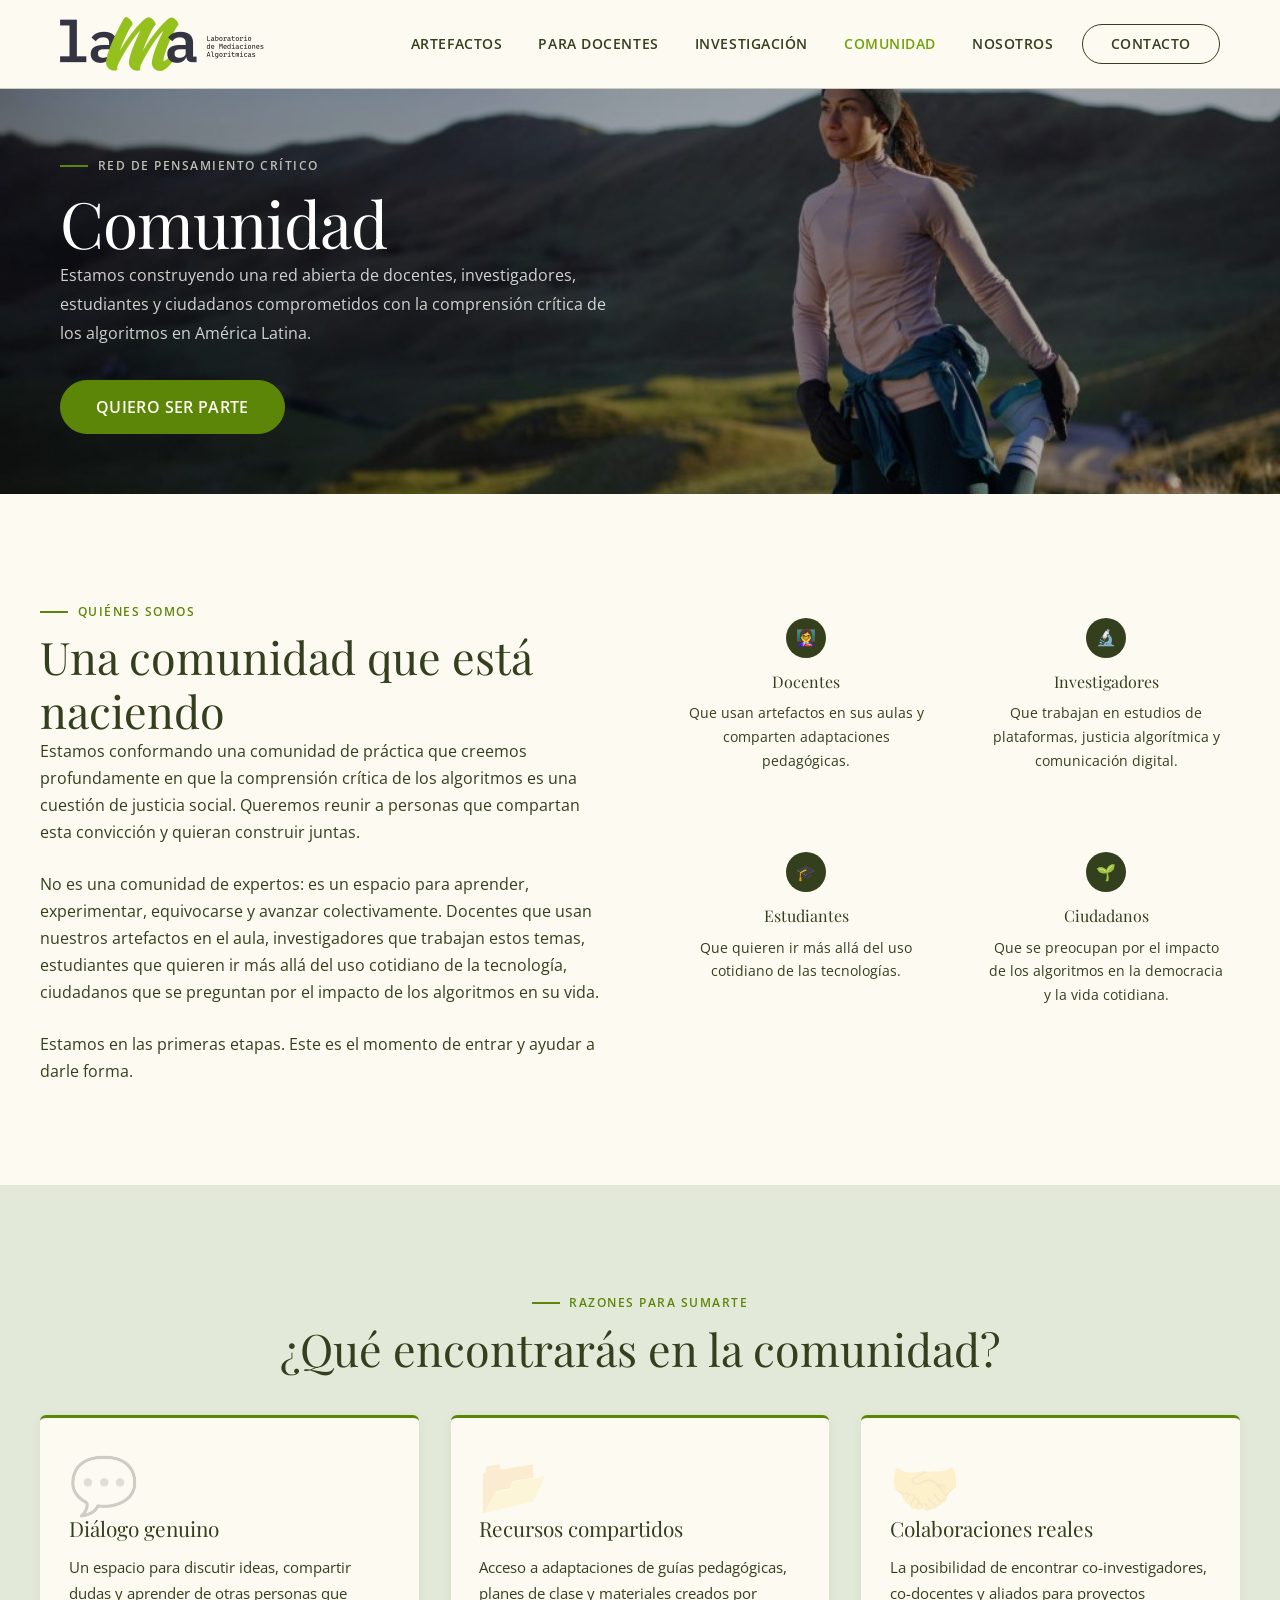
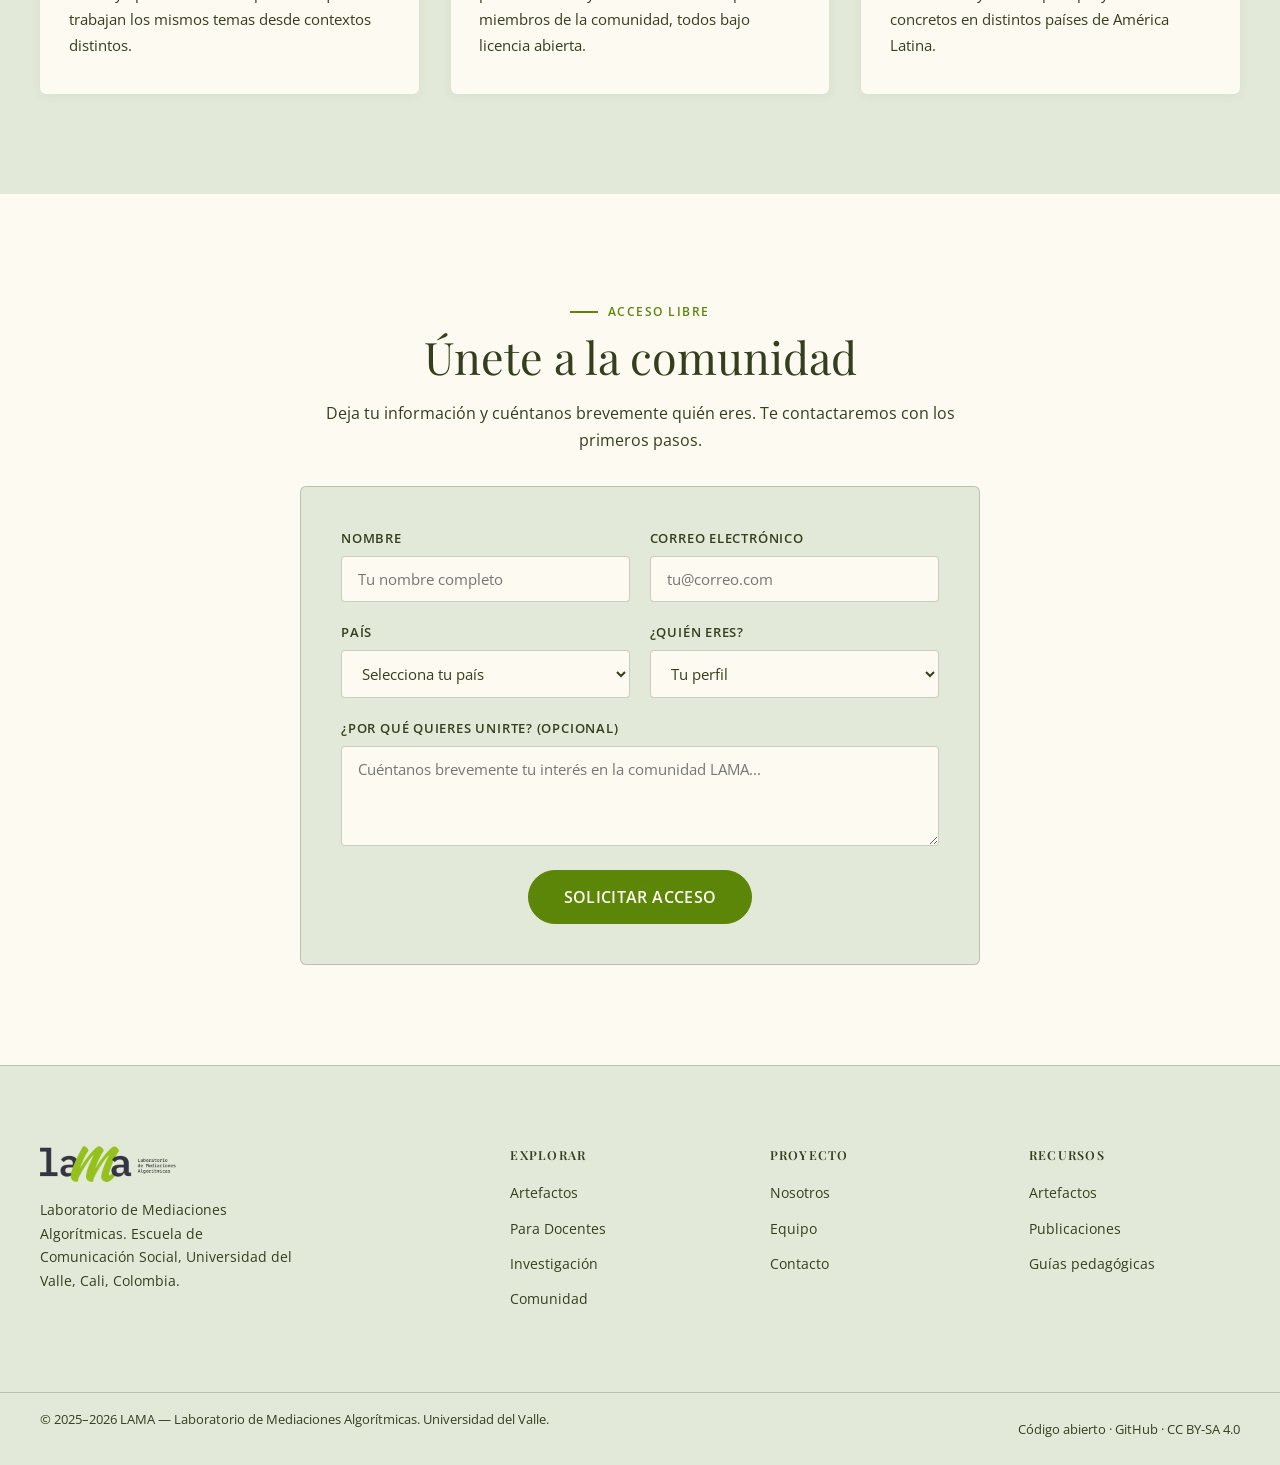
<file: comunidad.html>
<!DOCTYPE html>
<html lang="es">
<head>
<!-- Google Tag Manager -->
<script>(function(w,d,s,l,i){w[l]=w[l]||[];w[l].push({'gtm.start':
new Date().getTime(),event:'gtm.js'});var f=d.getElementsByTagName(s)[0],
j=d.createElement(s),dl=l!='dataLayer'?'&l='+l:'';j.async=true;j.src=
'https://www.googletagmanager.com/gtm.js?id='+i+dl;f.parentNode.insertBefore(j,f);
})(window,document,'script','dataLayer','GTM-KSBX4368');</script>
<!-- End Google Tag Manager -->
<meta charset="UTF-8">
<meta name="viewport" content="width=device-width, initial-scale=1.0">
<title>Comunidad — LAMA</title>
<meta name="description" content="Únete a la comunidad LAMA de docentes, investigadores y ciudadanos comprometidos con la alfabetización algorítmica crítica en América Latina.">
<meta property="og:type" content="website">
<meta property="og:site_name" content="LAMA">
<meta property="og:locale" content="es_CO">
<meta property="og:title" content="Comunidad — LAMA">
<meta property="og:description" content="Únete a la comunidad LAMA de docentes, investigadores y ciudadanos comprometidos con la alfabetización algorítmica crítica en América Latina.">
<meta property="og:url" content="https://lama.lat/comunidad.html">
<meta property="og:image" content="https://lama.lat/assets/img/Header_Home.jpg">
<meta name="twitter:card" content="summary_large_image">
<meta name="twitter:title" content="Comunidad — LAMA">
<meta name="twitter:description" content="Únete a la comunidad LAMA de docentes, investigadores y ciudadanos comprometidos con la alfabetización algorítmica crítica en América Latina.">
<meta name="twitter:image" content="https://lama.lat/assets/img/Header_Home.jpg">
<link rel="canonical" href="https://lama.lat/comunidad.html">
<link rel="preconnect" href="https://fonts.googleapis.com">
<link rel="preconnect" href="https://fonts.gstatic.com" crossorigin>
<link href="https://fonts.googleapis.com/css2?family=Playfair+Display:ital,wght@0,400;0,500;0,600;1,400;1,500&family=Open+Sans:wght@300;400;500;600&display=swap" rel="stylesheet">
<link rel="stylesheet" href="assets/css/main.css?v=4">
<style>
  h1,h2,h3,h4,h5,h6 { font-family: 'Playfair Display', serif !important; }
  .intro-bar { background: #F5EFE0 !important; }
  .quienes-grid { display: grid; grid-template-columns: 1fr 1fr; gap: 4rem; align-items: start; }
  @media (max-width: 768px) {
    .quienes-grid { grid-template-columns: 1fr; gap: 2rem; }
  }
</style>
</head>
<body>
<!-- Google Tag Manager (noscript) -->
<noscript><iframe src="https://www.googletagmanager.com/ns.html?id=GTM-KSBX4368"
height="0" width="0" style="display:none;visibility:hidden"></iframe></noscript>
<!-- End Google Tag Manager (noscript) -->

<!-- ══ NAV ══════════════════════════════════════════ -->
<nav id="nav">
  <div class="nav-inner">
    <a href="index.html" class="nav-logo"><img src="assets/img/logo.png" alt="LAMA"></a>
    <button class="nav-toggle" id="navToggle" aria-label="Menú" aria-expanded="false" aria-controls="navLinks"><span></span><span></span><span></span></button>
    <ul class="nav-links" id="navLinks">
      <li><a href="artefactos.html">Artefactos</a></li>
      <li><a href="para-docentes.html">Para Docentes</a></li>
      <li><a href="investigacion.html">Investigación</a></li>
      <li><a href="comunidad.html" class="active">Comunidad</a></li>
      <li><a href="nosotros.html">Nosotros</a></li>
      <li class="nav-cta"><a href="contacto.html">Contacto</a></li>
    </ul>
  </div>
</nav>

<!-- ══ HERO ══════════════════════════════════════════ -->
<section class="hero hero-sm">
  <div class="hero-bg" style="background-image:url('assets/img/Images3.jpg')"></div>
  <div class="hero-content">
    <span class="sec-label" style="color:rgba(227,233,216,.8)">Red de pensamiento crítico</span>
    <h1 class="reveal">Comunidad</h1>
    <p class="hero-sub reveal" style="transition-delay:.15s">Estamos construyendo una red abierta de docentes, investigadores, estudiantes y ciudadanos comprometidos con la comprensión crítica de los algoritmos en América Latina.</p>
    <div class="hero-btns reveal" style="transition-delay:.28s">
      <a href="#unete" class="btn btn-primary">Quiero ser parte</a>
    </div>
  </div>
</section>

<!-- ══ QUÉ ES ══════════════════════════════════════════ -->
<section class="sec sec-cream">
  <div class="wrap">
    <div class="quienes-grid reveal">
      <div>
        <span class="sec-label">Quiénes somos</span>
        <h2>Una comunidad que está naciendo</h2>
        <p>Estamos conformando una comunidad de práctica que creemos profundamente en que la comprensión crítica de los algoritmos es una cuestión de justicia social. Queremos reunir a personas que compartan esta convicción y quieran construir juntas.</p>
        <p>No es una comunidad de expertos: es un espacio para aprender, experimentar, equivocarse y avanzar colectivamente. Docentes que usan nuestros artefactos en el aula, investigadores que trabajan estos temas, estudiantes que quieren ir más allá del uso cotidiano de la tecnología, ciudadanos que se preguntan por el impacto de los algoritmos en su vida.</p>
        <p>Estamos en las primeras etapas. Este es el momento de entrar y ayudar a darle forma.</p>
      </div>
      <div>
        <div class="lineas-grid" style="grid-template-columns:1fr 1fr;text-align:center">
          <div class="linea-centered">
            <div class="linea-check">👩‍🏫</div>
            <h3 style="font-size:1rem">Docentes</h3>
            <p style="font-size:.85rem">Que usan artefactos en sus aulas y comparten adaptaciones pedagógicas.</p>
          </div>
          <div class="linea-centered">
            <div class="linea-check">🔬</div>
            <h3 style="font-size:1rem">Investigadores</h3>
            <p style="font-size:.85rem">Que trabajan en estudios de plataformas, justicia algorítmica y comunicación digital.</p>
          </div>
          <div class="linea-centered">
            <div class="linea-check">🎓</div>
            <h3 style="font-size:1rem">Estudiantes</h3>
            <p style="font-size:.85rem">Que quieren ir más allá del uso cotidiano de las tecnologías.</p>
          </div>
          <div class="linea-centered">
            <div class="linea-check">🌱</div>
            <h3 style="font-size:1rem">Ciudadanos</h3>
            <p style="font-size:.85rem">Que se preocupan por el impacto de los algoritmos en la democracia y la vida cotidiana.</p>
          </div>
        </div>
      </div>
    </div>
  </div>
</section>

<!-- ══ POR QUÉ UNIRTE ═════════════════════════════════ -->
<section class="sec sec-sage">
  <div class="wrap">
    <div style="text-align:center;margin-bottom:2.5rem" class="reveal">
      <span class="sec-label" style="justify-content:center">Razones para sumarte</span>
      <h2>¿Qué encontrarás en la comunidad?</h2>
    </div>
    <div class="why-cards">
      <div class="why-card reveal d1">
        <div class="why-num">💬</div>
        <h3>Diálogo genuino</h3>
        <p>Un espacio para discutir ideas, compartir dudas y aprender de otras personas que trabajan los mismos temas desde contextos distintos.</p>
      </div>
      <div class="why-card reveal d2">
        <div class="why-num">📂</div>
        <h3>Recursos compartidos</h3>
        <p>Acceso a adaptaciones de guías pedagógicas, planes de clase y materiales creados por miembros de la comunidad, todos bajo licencia abierta.</p>
      </div>
      <div class="why-card reveal d3">
        <div class="why-num">🤝</div>
        <h3>Colaboraciones reales</h3>
        <p>La posibilidad de encontrar co-investigadores, co-docentes y aliados para proyectos concretos en distintos países de América Latina.</p>
      </div>
    </div>
  </div>
</section>

<!-- ══ ÚNETE ══════════════════════════════════════════ -->
<section class="sec sec-cream" id="unete">
  <div class="wrap" style="max-width:680px">
    <div style="text-align:center;margin-bottom:2rem" class="reveal">
      <span class="sec-label" style="justify-content:center">Acceso libre</span>
      <h2>Únete a la comunidad</h2>
      <p style="font-size:1rem;color:var(--c3);margin-top:1rem">Deja tu información y cuéntanos brevemente quién eres. Te contactaremos con los primeros pasos.</p>
    </div>
    <form class="reveal" style="background:var(--c4);border-radius:6px;border:1px solid var(--c6);padding:2.5rem"
          id="contactForm"
          action="mailto:kevin.alexis.garcia@correounivalle.edu.co"
          method="post"
          enctype="text/plain">
      <div class="form-grid">
        <div class="form-group">
          <label>Nombre</label>
          <input type="text" name="nombre" placeholder="Tu nombre completo" required>
        </div>
        <div class="form-group">
          <label>Correo electrónico</label>
          <input type="email" name="correo" placeholder="tu@correo.com" required>
        </div>
        <div class="form-group">
          <label>País</label>
          <select name="pais">
            <option value="">Selecciona tu país</option>
            <option>Colombia</option>
            <option>México</option>
            <option>Argentina</option>
            <option>Brasil</option>
            <option>Chile</option>
            <option>Perú</option>
            <option>Ecuador</option>
            <option>Venezuela</option>
            <option>Bolivia</option>
            <option>Otro</option>
          </select>
        </div>
        <div class="form-group">
          <label>¿Quién eres?</label>
          <select name="perfil">
            <option value="">Tu perfil</option>
            <option>Docente de secundaria</option>
            <option>Docente universitario</option>
            <option>Investigador/a</option>
            <option>Estudiante</option>
            <option>Comunicador/a</option>
            <option>Ciudadano/a interesado/a</option>
            <option>Otro</option>
          </select>
        </div>
        <div class="form-group full">
          <label>¿Por qué quieres unirte? (opcional)</label>
          <textarea name="mensaje" placeholder="Cuéntanos brevemente tu interés en la comunidad LAMA..." style="min-height:100px"></textarea>
        </div>
      </div>
      <div style="text-align:center;margin-top:1.5rem">
        <button type="submit" class="btn btn-primary">Solicitar acceso</button>
      </div>
    </form>
  </div>
</section>

<!-- ══ FOOTER ════════════════════════════════════════ -->
<footer>
  <div class="footer-above">
    <div class="footer-above-grid">
      <div class="footer-brand">
        <img src="assets/img/logo.png" alt="LAMA">
        <p>Laboratorio de Mediaciones Algorítmicas. Escuela de Comunicación Social, Universidad del Valle, Cali, Colombia.</p>
      </div>
      <div class="footer-col">
        <h4>Explorar</h4>
        <ul>
          <li><a href="artefactos.html">Artefactos</a></li>
          <li><a href="para-docentes.html">Para Docentes</a></li>
          <li><a href="investigacion.html">Investigación</a></li>
          <li><a href="comunidad.html">Comunidad</a></li>
        </ul>
      </div>
      <div class="footer-col">
        <h4>Proyecto</h4>
        <ul>
          <li><a href="nosotros.html">Nosotros</a></li>
          <li><a href="nosotros.html#equipo">Equipo</a></li>
          <li><a href="contacto.html">Contacto</a></li>
        </ul>
      </div>
      <div class="footer-col">
        <h4>Recursos</h4>
        <ul>
          <li><a href="https://lama.lat/artefactos.html">Artefactos</a></li>
          <li><a href="investigacion.html#publicaciones">Publicaciones</a></li>
          <li><a href="para-docentes.html#guias">Guías pedagógicas</a></li>
        </ul>
      </div>
    </div>
  </div>
  <div class="footer-primary">
    <div class="footer-primary-inner">
      <p>© 2025–2026 LAMA — Laboratorio de Mediaciones Algorítmicas. Universidad del Valle.</p>
      <p>Código abierto · <a href="https://github.com/kevimaster/lama" target="_blank" rel="noopener">GitHub</a> · <a href="https://creativecommons.org/licenses/by-sa/4.0/" target="_blank" rel="noopener">CC BY-SA 4.0</a></p>
    </div>
  </div>
</footer>

<script src="assets/js/main.js"></script>
</body>
</html>
</file>
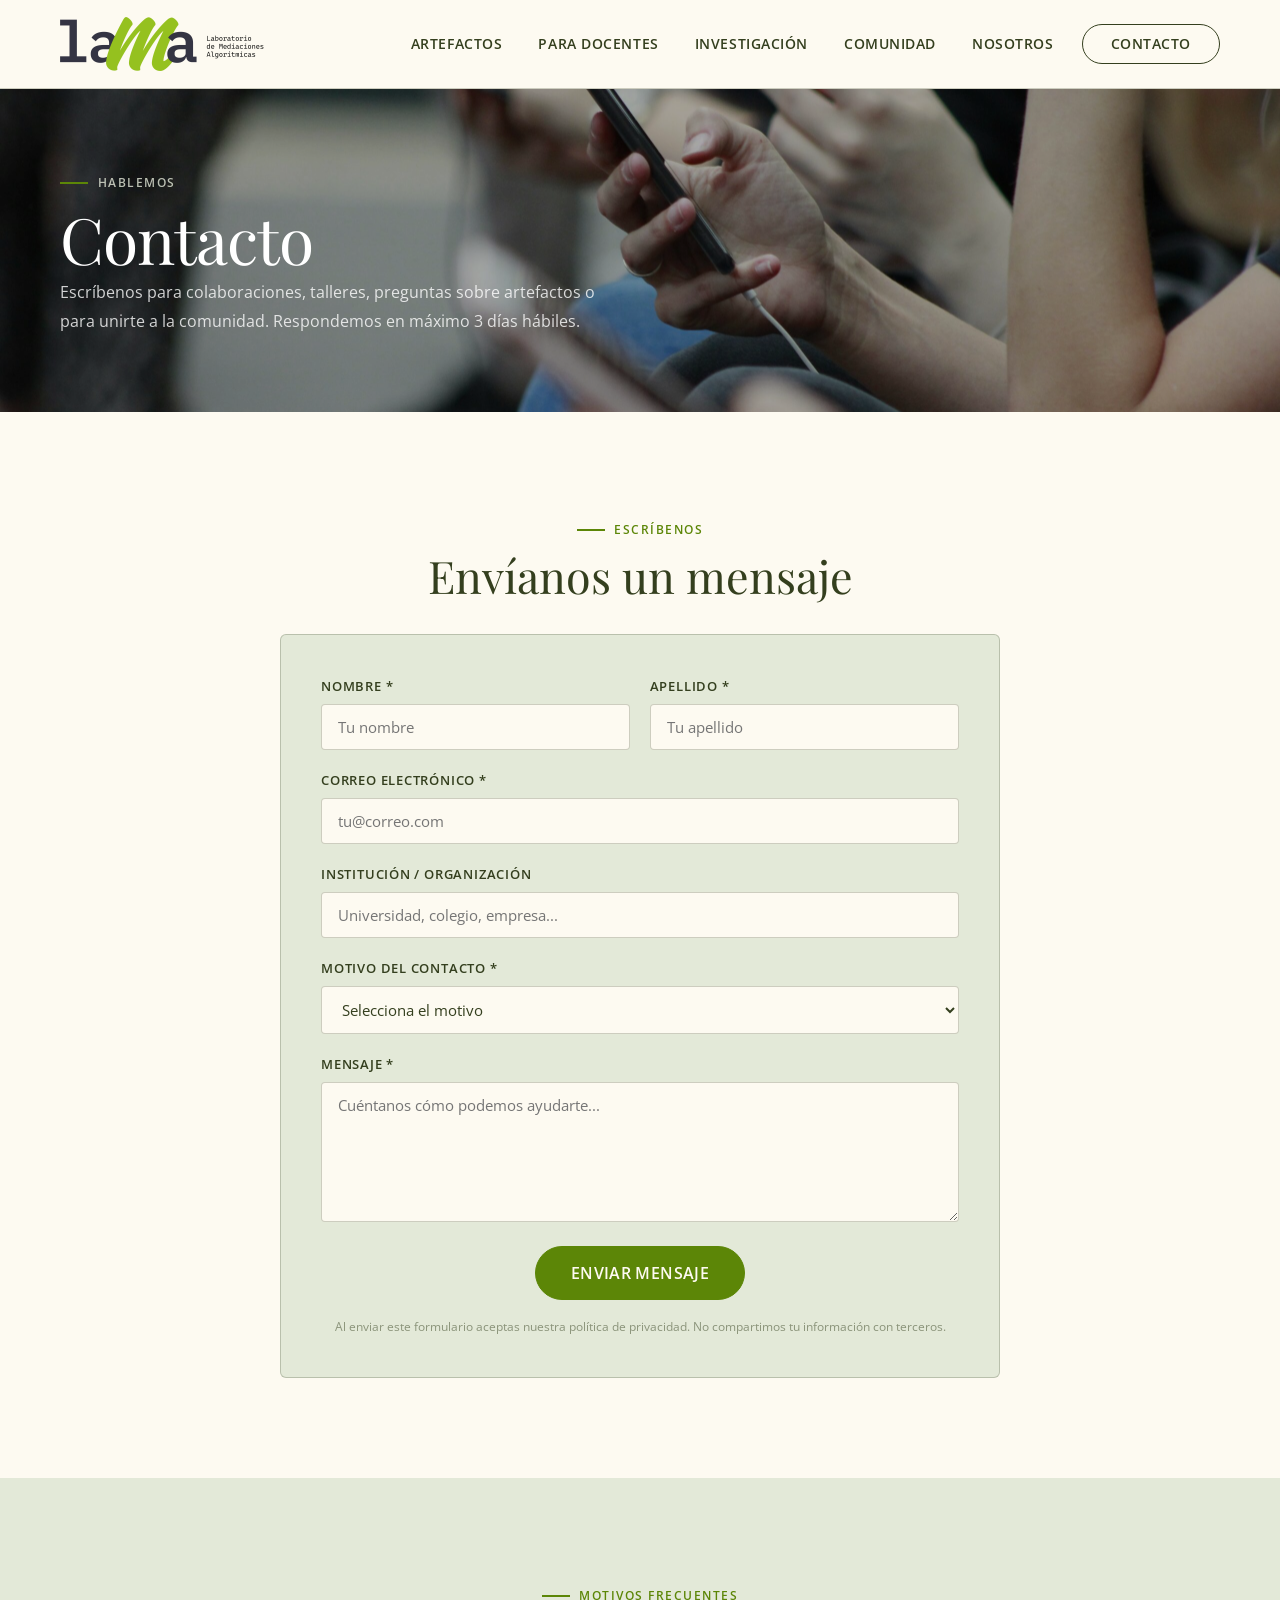
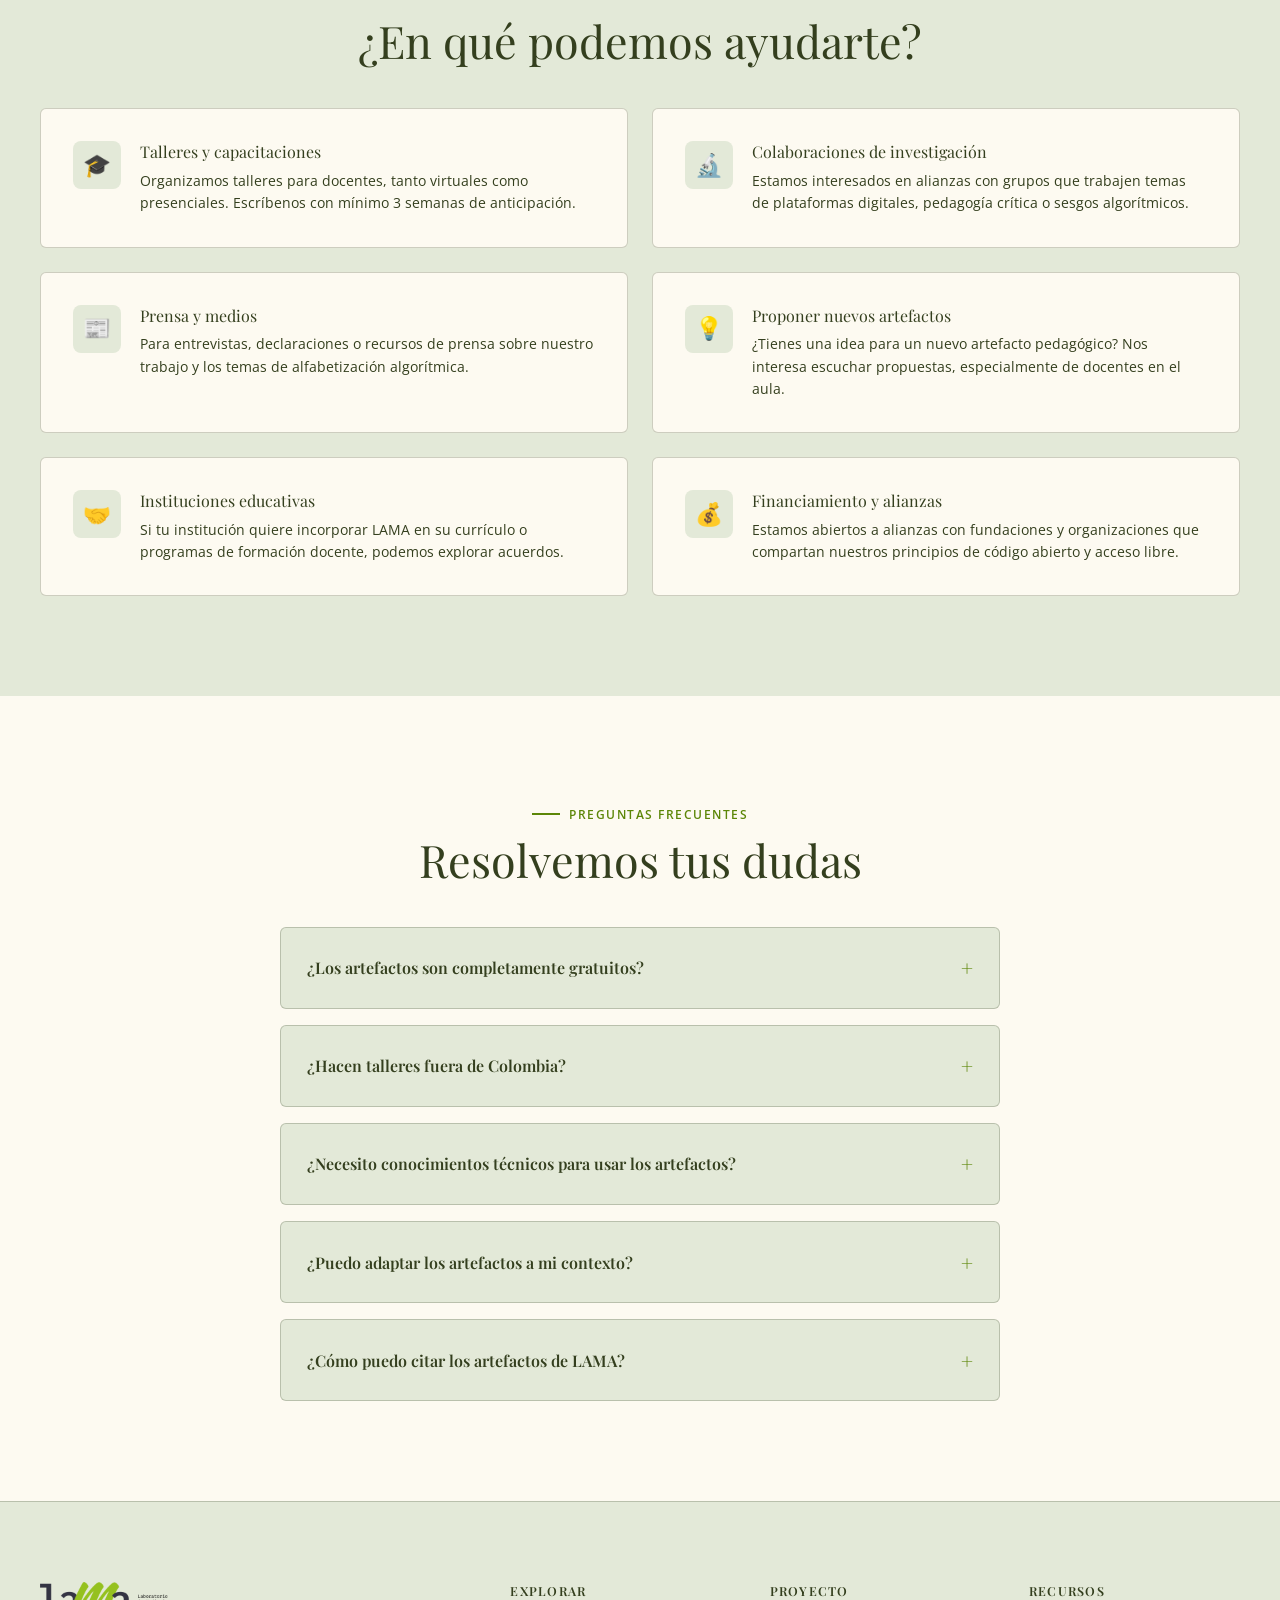
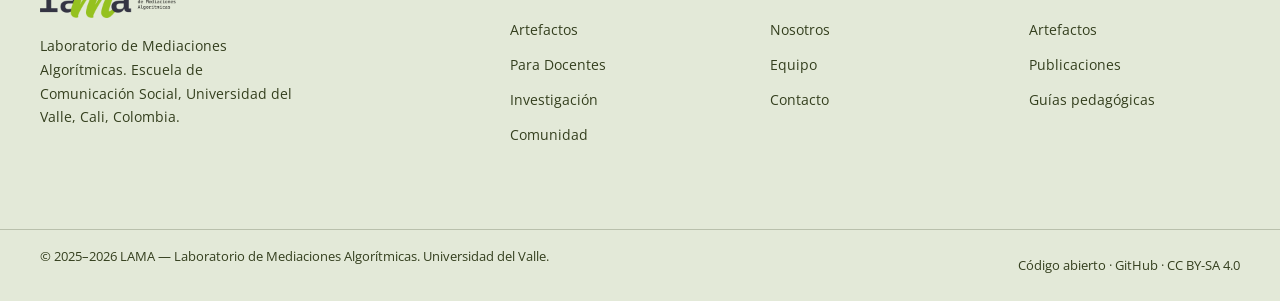
<file: contacto.html>
<!DOCTYPE html>
<html lang="es">
<head>
<!-- Google Tag Manager -->
<script>(function(w,d,s,l,i){w[l]=w[l]||[];w[l].push({'gtm.start':
new Date().getTime(),event:'gtm.js'});var f=d.getElementsByTagName(s)[0],
j=d.createElement(s),dl=l!='dataLayer'?'&l='+l:'';j.async=true;j.src=
'https://www.googletagmanager.com/gtm.js?id='+i+dl;f.parentNode.insertBefore(j,f);
})(window,document,'script','dataLayer','GTM-KSBX4368');</script>
<!-- End Google Tag Manager -->
<meta charset="UTF-8">
<meta name="viewport" content="width=device-width, initial-scale=1.0">
<title>Contacto — LAMA</title>
<meta name="description" content="Contáctanos. LAMA — Laboratorio de Mediaciones Algorítmicas, Universidad del Valle, Cali, Colombia.">
<meta property="og:type" content="website">
<meta property="og:site_name" content="LAMA">
<meta property="og:locale" content="es_CO">
<meta property="og:title" content="Contacto — LAMA">
<meta property="og:description" content="Contáctanos. LAMA — Laboratorio de Mediaciones Algorítmicas, Universidad del Valle, Cali, Colombia.">
<meta property="og:url" content="https://lama.lat/contacto.html">
<meta property="og:image" content="https://lama.lat/assets/img/Header_Home.jpg">
<meta name="twitter:card" content="summary_large_image">
<meta name="twitter:title" content="Contacto — LAMA">
<meta name="twitter:description" content="Contáctanos. LAMA — Laboratorio de Mediaciones Algorítmicas, Universidad del Valle, Cali, Colombia.">
<meta name="twitter:image" content="https://lama.lat/assets/img/Header_Home.jpg">
<link rel="canonical" href="https://lama.lat/contacto.html">
<link rel="preconnect" href="https://fonts.googleapis.com">
<link rel="preconnect" href="https://fonts.gstatic.com" crossorigin>
<link href="https://fonts.googleapis.com/css2?family=Playfair+Display:ital,wght@0,400;0,500;0,600;1,400;1,500&family=Open+Sans:wght@300;400;500;600&display=swap" rel="stylesheet">
<link rel="stylesheet" href="assets/css/main.css?v=4">
</head>
<body>
<!-- Google Tag Manager (noscript) -->
<noscript><iframe src="https://www.googletagmanager.com/ns.html?id=GTM-KSBX4368"
height="0" width="0" style="display:none;visibility:hidden"></iframe></noscript>
<!-- End Google Tag Manager (noscript) -->

<!-- ══ NAV ══════════════════════════════════════════ -->
<nav id="nav">
  <div class="nav-inner">
    <a href="index.html" class="nav-logo"><img src="assets/img/logo.png" alt="LAMA"></a>
    <button class="nav-toggle" id="navToggle" aria-label="Menú" aria-expanded="false" aria-controls="navLinks"><span></span><span></span><span></span></button>
    <ul class="nav-links" id="navLinks">
      <li><a href="artefactos.html">Artefactos</a></li>
      <li><a href="para-docentes.html">Para Docentes</a></li>
      <li><a href="investigacion.html">Investigación</a></li>
      <li><a href="comunidad.html">Comunidad</a></li>
      <li><a href="nosotros.html">Nosotros</a></li>
      <li class="nav-cta"><a href="contacto.html" class="active">Contacto</a></li>
    </ul>
  </div>
</nav>

<!-- ══ HERO ══════════════════════════════════════════ -->
<section class="hero hero-sm">
  <div class="hero-bg" style="background-image:url('assets/img/Header.jpg')"></div>
  <div class="hero-content">
    <span class="sec-label" style="color:rgba(227,233,216,.8)">Hablemos</span>
    <h1 class="reveal">Contacto</h1>
    <p class="hero-sub reveal" style="transition-delay:.15s">Escríbenos para colaboraciones, talleres, preguntas sobre artefactos o para unirte a la comunidad. Respondemos en máximo 3 días hábiles.</p>
  </div>
</section>

<!-- ══ FORMULARIO ════════════════════════════════════ -->
<section class="sec sec-cream">
  <div class="wrap" style="max-width:720px">
    <div style="text-align:center;margin-bottom:2rem" class="reveal">
      <span class="sec-label" style="justify-content:center">Escríbenos</span>
      <h2>Envíanos un mensaje</h2>
    </div>
    <div class="reveal" style="background:var(--c4);border-radius:6px;border:1px solid var(--c6);padding:2.5rem">
      <form id="contactForm" action="mailto:kevin.alexis.garcia@correounivalle.edu.co" method="post" enctype="text/plain">
        <div class="form-grid">
          <div class="form-group">
            <label>Nombre *</label>
            <input type="text" name="nombre" placeholder="Tu nombre" required>
          </div>
          <div class="form-group">
            <label>Apellido *</label>
            <input type="text" name="apellido" placeholder="Tu apellido" required>
          </div>
          <div class="form-group full">
            <label>Correo electrónico *</label>
            <input type="email" name="correo" placeholder="tu@correo.com" required>
          </div>
          <div class="form-group full">
            <label>Institución / Organización</label>
            <input type="text" name="institucion" placeholder="Universidad, colegio, empresa...">
          </div>
          <div class="form-group full">
            <label>Motivo del contacto *</label>
            <select name="motivo" required>
              <option value="">Selecciona el motivo</option>
              <option>Solicitar un taller o capacitación</option>
              <option>Proponer colaboración académica</option>
              <option>Pregunta sobre un artefacto</option>
              <option>Unirme a la comunidad LAMA</option>
              <option>Solicitar materiales o publicaciones</option>
              <option>Prensa y medios de comunicación</option>
              <option>Financiamiento o patrocinio</option>
              <option>Otro</option>
            </select>
          </div>
          <div class="form-group full">
            <label>Mensaje *</label>
            <textarea name="mensaje" placeholder="Cuéntanos cómo podemos ayudarte..." required></textarea>
          </div>
        </div>
        <div style="text-align:center;margin-top:1.5rem">
          <button type="submit" class="btn btn-primary">Enviar mensaje</button>
        </div>
        <p style="font-size:.78rem;color:rgba(52,63,30,.5);margin-top:1rem;text-align:center">Al enviar este formulario aceptas nuestra política de privacidad. No compartimos tu información con terceros.</p>
      </form>
    </div>
  </div>
</section>

<!-- ══ ¿EN QUÉ PODEMOS AYUDARTE? ══════════════════════ -->
<section class="sec sec-sage">
  <div class="wrap">
    <div style="text-align:center;margin-bottom:2.5rem" class="reveal">
      <span class="sec-label" style="justify-content:center">Motivos frecuentes</span>
      <h2>¿En qué podemos ayudarte?</h2>
    </div>
    <div class="guide-grid">
      <div class="guide-card reveal d1">
        <div class="guide-icon">🎓</div>
        <div>
          <h4>Talleres y capacitaciones</h4>
          <p>Organizamos talleres para docentes, tanto virtuales como presenciales. Escríbenos con mínimo 3 semanas de anticipación.</p>
        </div>
      </div>
      <div class="guide-card reveal d2">
        <div class="guide-icon">🔬</div>
        <div>
          <h4>Colaboraciones de investigación</h4>
          <p>Estamos interesados en alianzas con grupos que trabajen temas de plataformas digitales, pedagogía crítica o sesgos algorítmicos.</p>
        </div>
      </div>
      <div class="guide-card reveal d1">
        <div class="guide-icon">📰</div>
        <div>
          <h4>Prensa y medios</h4>
          <p>Para entrevistas, declaraciones o recursos de prensa sobre nuestro trabajo y los temas de alfabetización algorítmica.</p>
        </div>
      </div>
      <div class="guide-card reveal d2">
        <div class="guide-icon">💡</div>
        <div>
          <h4>Proponer nuevos artefactos</h4>
          <p>¿Tienes una idea para un nuevo artefacto pedagógico? Nos interesa escuchar propuestas, especialmente de docentes en el aula.</p>
        </div>
      </div>
      <div class="guide-card reveal d1">
        <div class="guide-icon">🤝</div>
        <div>
          <h4>Instituciones educativas</h4>
          <p>Si tu institución quiere incorporar LAMA en su currículo o programas de formación docente, podemos explorar acuerdos.</p>
        </div>
      </div>
      <div class="guide-card reveal d2">
        <div class="guide-icon">💰</div>
        <div>
          <h4>Financiamiento y alianzas</h4>
          <p>Estamos abiertos a alianzas con fundaciones y organizaciones que compartan nuestros principios de código abierto y acceso libre.</p>
        </div>
      </div>
    </div>
  </div>
</section>

<!-- ══ PREGUNTAS FRECUENTES ════════════════════════════ -->
<section class="sec sec-cream">
  <div class="wrap">
    <div style="text-align:center;margin-bottom:2.5rem" class="reveal">
      <span class="sec-label" style="justify-content:center">Preguntas frecuentes</span>
      <h2>Resolvemos tus dudas</h2>
    </div>
    <div style="max-width:720px;margin:0 auto;display:flex;flex-direction:column;gap:1rem">
      <details style="background:var(--c4);border-radius:6px;border:1px solid var(--c6);padding:1.4rem 1.6rem;cursor:pointer" class="reveal">
        <summary style="font-weight:600;color:var(--c2);list-style:none;display:flex;justify-content:space-between;align-items:center;font-family:'Playfair Display',serif">
          ¿Los artefactos son completamente gratuitos?
          <span style="color:var(--c0);font-size:1.3rem;flex-shrink:0;margin-left:1rem">+</span>
        </summary>
        <p style="margin-top:1rem;font-size:.93rem;color:var(--c3);line-height:1.7;margin-bottom:0">Sí, todos los artefactos pedagógicos de LAMA son gratuitos y de código abierto. Están disponibles bajo licencia Creative Commons BY-SA 4.0, lo que significa que puedes usarlos, adaptarlos y redistribuirlos libremente, siempre que cites la fuente y mantengas la misma licencia.</p>
      </details>
      <details style="background:var(--c4);border-radius:6px;border:1px solid var(--c6);padding:1.4rem 1.6rem;cursor:pointer" class="reveal">
        <summary style="font-weight:600;color:var(--c2);list-style:none;display:flex;justify-content:space-between;align-items:center;font-family:'Playfair Display',serif">
          ¿Hacen talleres fuera de Colombia?
          <span style="color:var(--c0);font-size:1.3rem;flex-shrink:0;margin-left:1rem">+</span>
        </summary>
        <p style="margin-top:1rem;font-size:.93rem;color:var(--c3);line-height:1.7;margin-bottom:0">Sí. Realizamos talleres virtuales para cualquier país de habla hispana y talleres presenciales en ciudades donde tenemos aliados institucionales.</p>
      </details>
      <details style="background:var(--c4);border-radius:6px;border:1px solid var(--c6);padding:1.4rem 1.6rem;cursor:pointer" class="reveal">
        <summary style="font-weight:600;color:var(--c2);list-style:none;display:flex;justify-content:space-between;align-items:center;font-family:'Playfair Display',serif">
          ¿Necesito conocimientos técnicos para usar los artefactos?
          <span style="color:var(--c0);font-size:1.3rem;flex-shrink:0;margin-left:1rem">+</span>
        </summary>
        <p style="margin-top:1rem;font-size:.93rem;color:var(--c3);line-height:1.7;margin-bottom:0">No. Los artefactos están diseñados para ser accesibles tanto para docentes como para estudiantes sin conocimientos técnicos. Solo necesitas un computador con navegador web.</p>
      </details>
      <details style="background:var(--c4);border-radius:6px;border:1px solid var(--c6);padding:1.4rem 1.6rem;cursor:pointer" class="reveal">
        <summary style="font-weight:600;color:var(--c2);list-style:none;display:flex;justify-content:space-between;align-items:center;font-family:'Playfair Display',serif">
          ¿Puedo adaptar los artefactos a mi contexto?
          <span style="color:var(--c0);font-size:1.3rem;flex-shrink:0;margin-left:1rem">+</span>
        </summary>
        <p style="margin-top:1rem;font-size:.93rem;color:var(--c3);line-height:1.7;margin-bottom:0">¡Por favor, hazlo! LAMA alienta activamente la adaptación de los artefactos. Si desarrollas una versión adaptada, te pedimos que la compartas con la comunidad.</p>
      </details>
      <details style="background:var(--c4);border-radius:6px;border:1px solid var(--c6);padding:1.4rem 1.6rem;cursor:pointer" class="reveal">
        <summary style="font-weight:600;color:var(--c2);list-style:none;display:flex;justify-content:space-between;align-items:center;font-family:'Playfair Display',serif">
          ¿Cómo puedo citar los artefactos de LAMA?
          <span style="color:var(--c0);font-size:1.3rem;flex-shrink:0;margin-left:1rem">+</span>
        </summary>
        <p style="margin-top:1rem;font-size:.93rem;color:var(--c3);line-height:1.7;margin-bottom:0">Cada artefacto tiene una referencia sugerida en su guía pedagógica. Para publicaciones académicas, escríbenos y te enviamos la referencia en formato APA o Chicago.</p>
      </details>
    </div>
  </div>
</section>

<!-- ══ FOOTER ════════════════════════════════════════ -->
<footer>
  <div class="footer-above">
    <div class="footer-above-grid">
      <div class="footer-brand">
        <img src="assets/img/logo.png" alt="LAMA">
        <p>Laboratorio de Mediaciones Algorítmicas. Escuela de Comunicación Social, Universidad del Valle, Cali, Colombia.</p>
      </div>
      <div class="footer-col">
        <h4>Explorar</h4>
        <ul>
          <li><a href="artefactos.html">Artefactos</a></li>
          <li><a href="para-docentes.html">Para Docentes</a></li>
          <li><a href="investigacion.html">Investigación</a></li>
          <li><a href="comunidad.html">Comunidad</a></li>
        </ul>
      </div>
      <div class="footer-col">
        <h4>Proyecto</h4>
        <ul>
          <li><a href="nosotros.html">Nosotros</a></li>
          <li><a href="nosotros.html#equipo">Equipo</a></li>
          <li><a href="contacto.html">Contacto</a></li>
        </ul>
      </div>
      <div class="footer-col">
        <h4>Recursos</h4>
        <ul>
          <li><a href="https://lama.lat/artefactos.html">Artefactos</a></li>
          <li><a href="investigacion.html#publicaciones">Publicaciones</a></li>
          <li><a href="para-docentes.html#guias">Guías pedagógicas</a></li>
        </ul>
      </div>
    </div>
  </div>
  <div class="footer-primary">
    <div class="footer-primary-inner">
      <p>© 2025–2026 LAMA — Laboratorio de Mediaciones Algorítmicas. Universidad del Valle.</p>
      <p>Código abierto · <a href="https://github.com/kevimaster/lama" target="_blank" rel="noopener">GitHub</a> · <a href="https://creativecommons.org/licenses/by-sa/4.0/" target="_blank" rel="noopener">CC BY-SA 4.0</a></p>
    </div>
  </div>
</footer>

<script src="assets/js/main.js"></script>
</body>
</html>
</file>
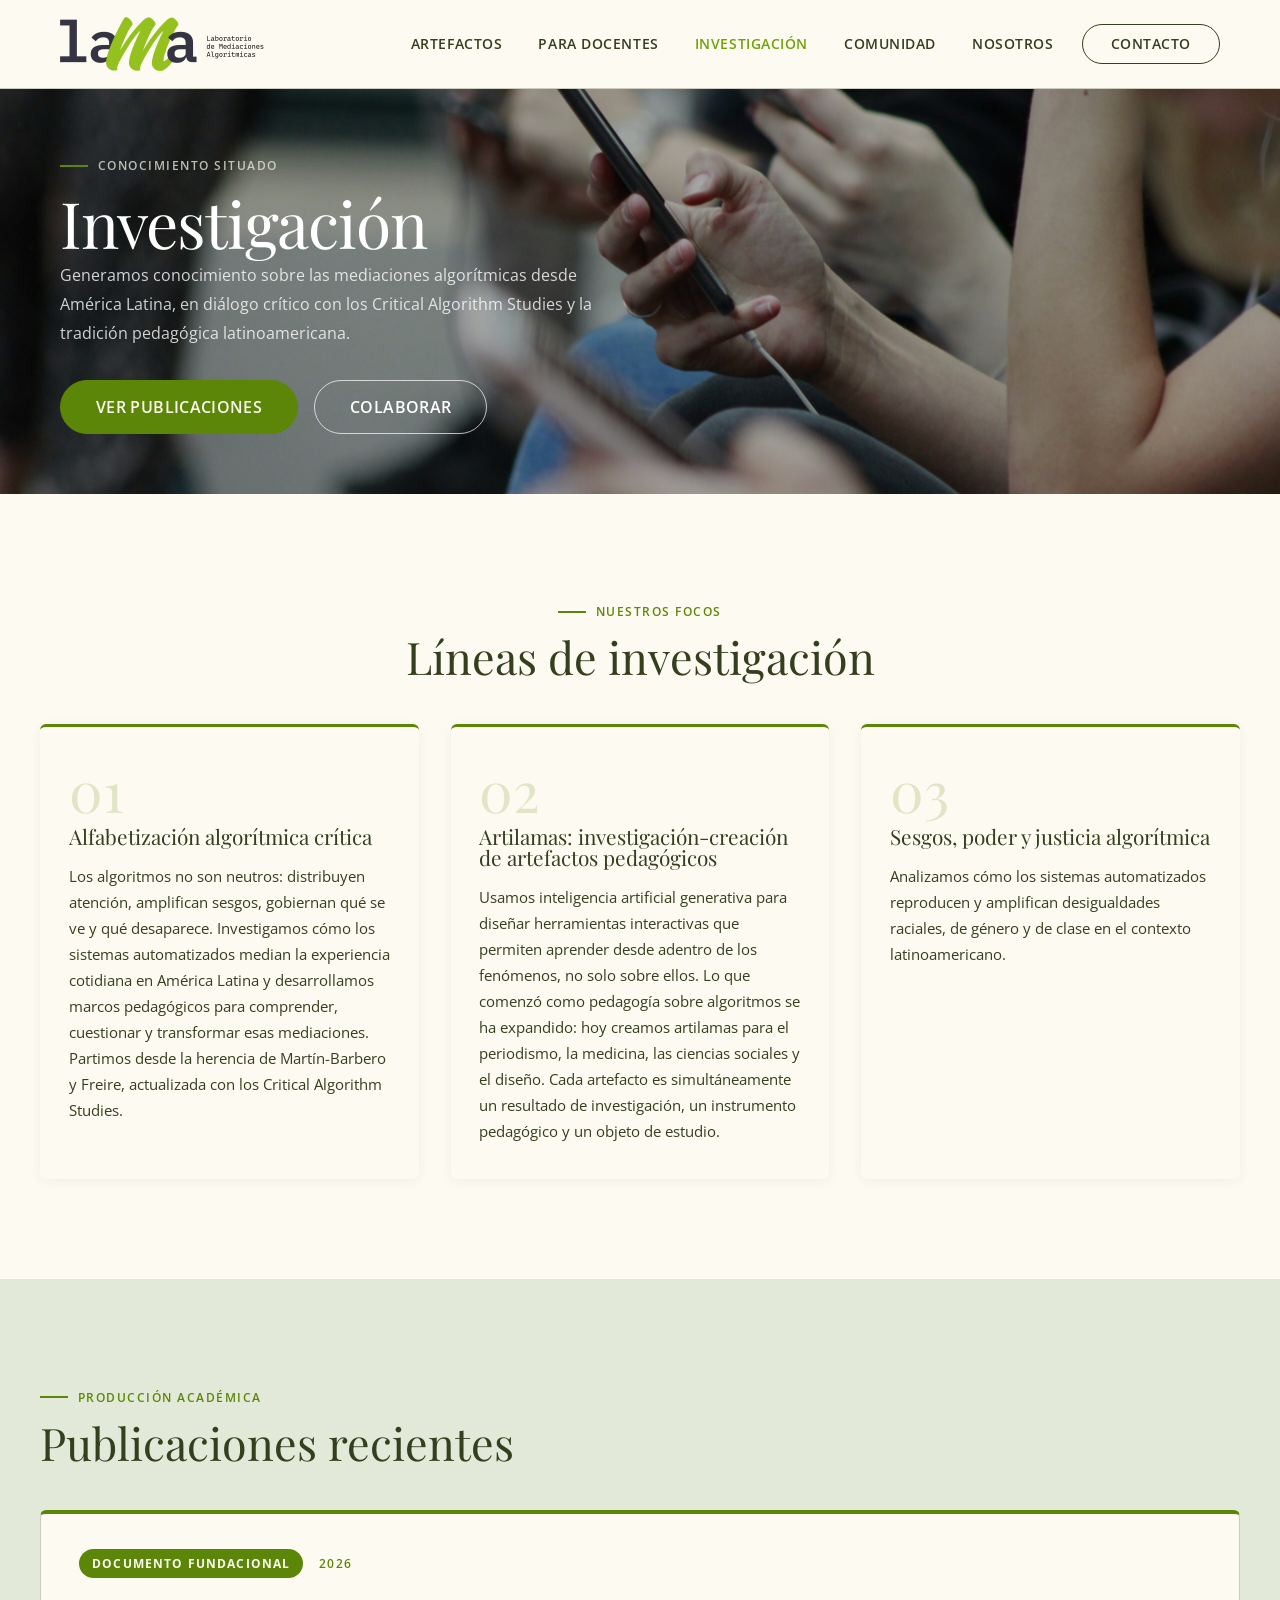
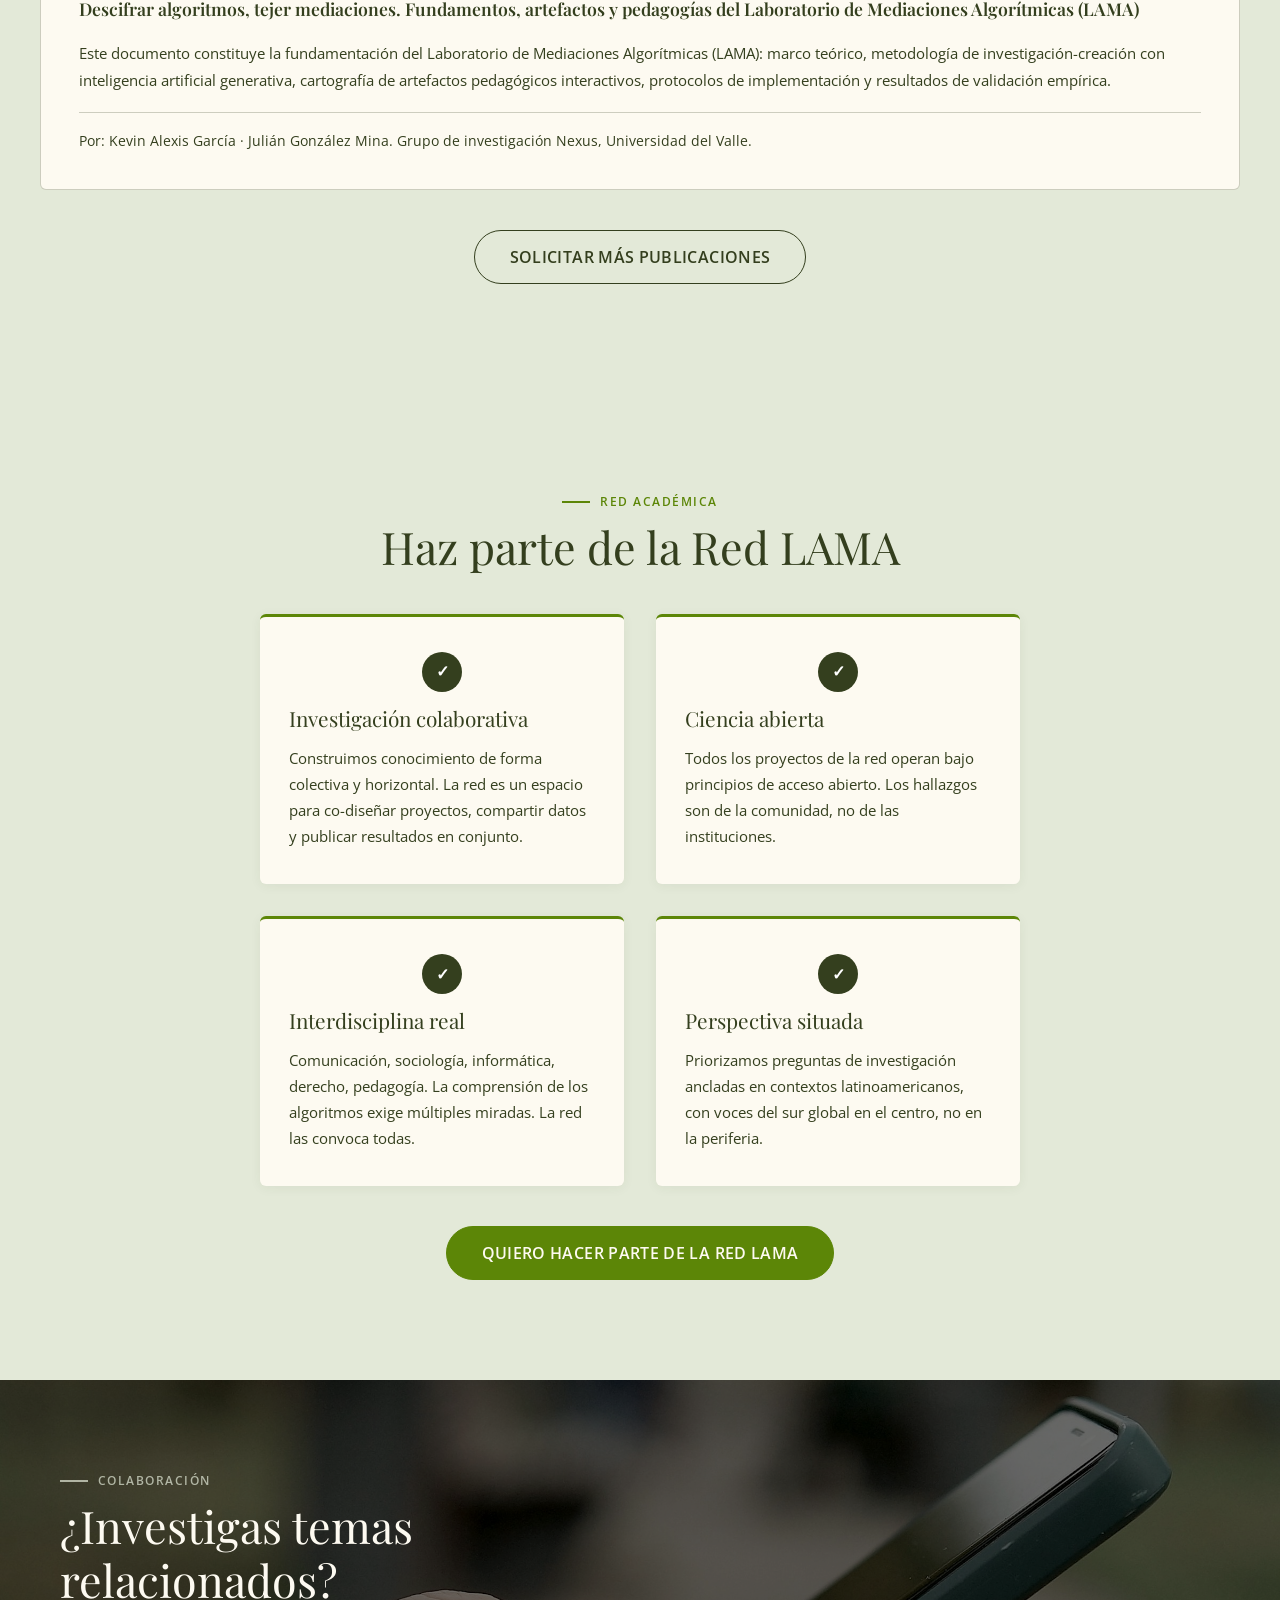
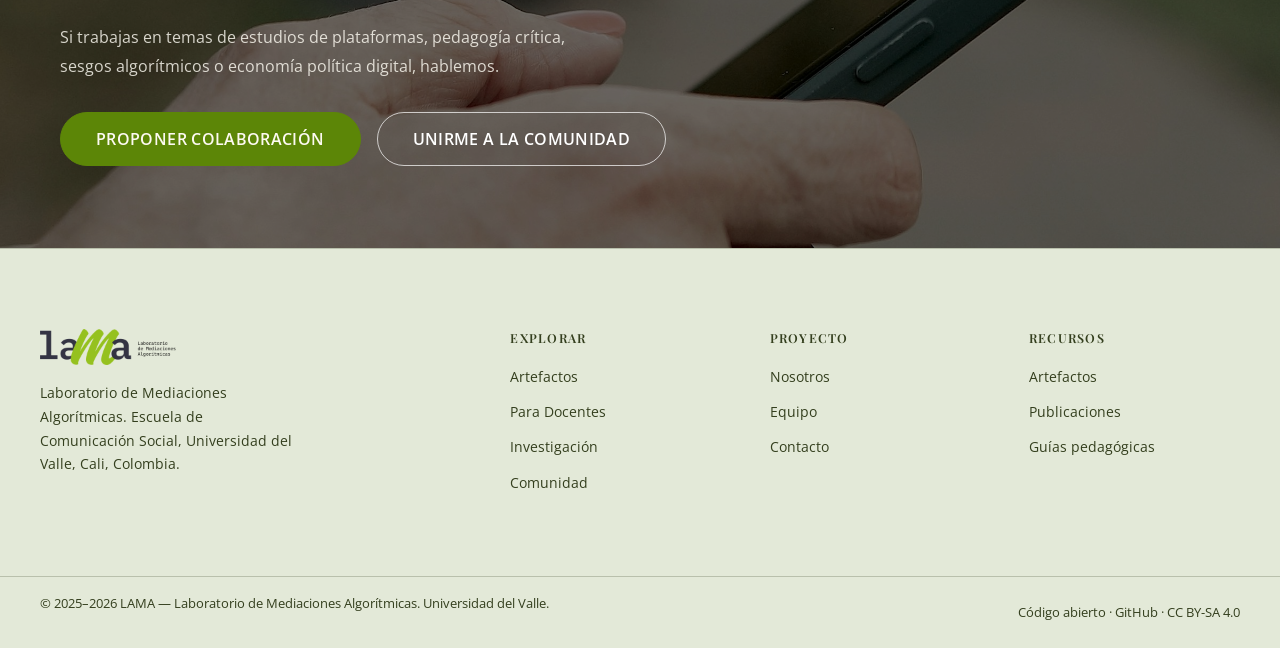
<file: investigacion.html>
<!DOCTYPE html>
<html lang="es">
<head>
<!-- Google Tag Manager -->
<script>(function(w,d,s,l,i){w[l]=w[l]||[];w[l].push({'gtm.start':
new Date().getTime(),event:'gtm.js'});var f=d.getElementsByTagName(s)[0],
j=d.createElement(s),dl=l!='dataLayer'?'&l='+l:'';j.async=true;j.src=
'https://www.googletagmanager.com/gtm.js?id='+i+dl;f.parentNode.insertBefore(j,f);
})(window,document,'script','dataLayer','GTM-KSBX4368');</script>
<!-- End Google Tag Manager -->
<meta charset="UTF-8">
<meta name="viewport" content="width=device-width, initial-scale=1.0">
<title>Investigación — LAMA</title>
<meta name="description" content="Investigación académica del LAMA sobre mediaciones algorítmicas, sesgos, vigilancia y pedagogía crítica en América Latina.">
<meta property="og:type" content="website">
<meta property="og:site_name" content="LAMA">
<meta property="og:locale" content="es_CO">
<meta property="og:title" content="Investigación — LAMA">
<meta property="og:description" content="Investigación académica del LAMA sobre mediaciones algorítmicas, sesgos, vigilancia y pedagogía crítica en América Latina.">
<meta property="og:url" content="https://lama.lat/investigacion.html">
<meta property="og:image" content="https://lama.lat/assets/img/Header_Home.jpg">
<meta name="twitter:card" content="summary_large_image">
<meta name="twitter:title" content="Investigación — LAMA">
<meta name="twitter:description" content="Investigación académica del LAMA sobre mediaciones algorítmicas, sesgos, vigilancia y pedagogía crítica en América Latina.">
<meta name="twitter:image" content="https://lama.lat/assets/img/Header_Home.jpg">
<link rel="canonical" href="https://lama.lat/investigacion.html">
<link rel="preconnect" href="https://fonts.googleapis.com">
<link rel="preconnect" href="https://fonts.gstatic.com" crossorigin>
<link href="https://fonts.googleapis.com/css2?family=Playfair+Display:ital,wght@0,400;0,500;0,600;1,400;1,500&family=Open+Sans:wght@300;400;500;600&display=swap" rel="stylesheet">
<link rel="stylesheet" href="assets/css/main.css">
</head>
<body>
<!-- Google Tag Manager (noscript) -->
<noscript><iframe src="https://www.googletagmanager.com/ns.html?id=GTM-KSBX4368"
height="0" width="0" style="display:none;visibility:hidden"></iframe></noscript>
<!-- End Google Tag Manager (noscript) -->

<!-- ══ NAV ══════════════════════════════════════════ -->
<nav id="nav">
  <div class="nav-inner">
    <a href="index.html" class="nav-logo"><img src="assets/img/logo.png" alt="LAMA"></a>
    <button class="nav-toggle" id="navToggle" aria-label="Menú" aria-expanded="false" aria-controls="navLinks"><span></span><span></span><span></span></button>
    <ul class="nav-links" id="navLinks">
      <li><a href="artefactos.html">Artefactos</a></li>
      <li><a href="para-docentes.html">Para Docentes</a></li>
      <li><a href="investigacion.html" class="active">Investigación</a></li>
      <li><a href="comunidad.html">Comunidad</a></li>
      <li><a href="nosotros.html">Nosotros</a></li>
      <li class="nav-cta"><a href="contacto.html">Contacto</a></li>
    </ul>
  </div>
</nav>

<!-- ══ HERO ══════════════════════════════════════════ -->
<section class="hero hero-sm">
  <div class="hero-bg" style="background-image:url('assets/img/Header.jpg')"></div>
  <div class="hero-content">
    <span class="sec-label" style="color:rgba(227,233,216,.8)">Conocimiento situado</span>
    <h1>Investigación</h1>
    <p class="hero-sub">Generamos conocimiento sobre las mediaciones algorítmicas desde América Latina, en diálogo crítico con los Critical Algorithm Studies y la tradición pedagógica latinoamericana.</p>
    <div class="hero-btns">
      <a href="#publicaciones" class="btn btn-primary">Ver publicaciones</a>
      <a href="contacto.html" class="btn btn-outline-white">Colaborar</a>
    </div>
  </div>
</section>



<!-- ══ LÍNEAS ════════════════════════════════════════ -->
<section class="sec sec-cream">
  <div class="wrap">
    <div style="text-align:center;margin-bottom:2.5rem" class="reveal">
      <span class="sec-label" style="justify-content:center">Nuestros focos</span>
      <h2>Líneas de investigación</h2>
    </div>
    <div class="why-cards">
      <div class="why-card reveal d1">
        <div class="why-num">01</div>
        <h3>Alfabetización algorítmica crítica</h3>
        <p>Los algoritmos no son neutros: distribuyen atención, amplifican sesgos, gobiernan qué se ve y qué desaparece. Investigamos cómo los sistemas automatizados median la experiencia cotidiana en América Latina y desarrollamos marcos pedagógicos para comprender, cuestionar y transformar esas mediaciones. Partimos desde la herencia de Martín-Barbero y Freire, actualizada con los Critical Algorithm Studies.</p>
      </div>
      <div class="why-card reveal d2">
        <div class="why-num">02</div>
        <h3>Artilamas: investigación-creación de artefactos pedagógicos</h3>
        <p>Usamos inteligencia artificial generativa para diseñar herramientas interactivas que permiten aprender desde adentro de los fenómenos, no solo sobre ellos. Lo que comenzó como pedagogía sobre algoritmos se ha expandido: hoy creamos artilamas para el periodismo, la medicina, las ciencias sociales y el diseño. Cada artefacto es simultáneamente un resultado de investigación, un instrumento pedagógico y un objeto de estudio.</p>
      </div>
      <div class="why-card reveal d3">
        <div class="why-num">03</div>
        <h3>Sesgos, poder y justicia algorítmica</h3>
        <p>Analizamos cómo los sistemas automatizados reproducen y amplifican desigualdades raciales, de género y de clase en el contexto latinoamericano.</p>
      </div>
    </div>
  </div>
</section>

<!-- ══ PUBLICACIONES ══════════════════════════════════ -->
<section class="sec sec-sage" id="publicaciones">
  <div class="wrap">
    <div style="margin-bottom:2.5rem" class="reveal">
      <span class="sec-label">Producción académica</span>
      <h2>Publicaciones recientes</h2>
    </div>
    <div class="pub-list">
      <div class="pub-item reveal" style="border-top: 4px solid var(--c0); padding: 2.2rem 2.4rem; position: relative;">
        <div style="display:flex; align-items:center; gap:1rem; margin-bottom:1rem; flex-wrap:wrap;">
          <span style="font-size:.72rem; font-weight:700; color:var(--c5); background:var(--c0); letter-spacing:.1em; text-transform:uppercase; padding:.3rem .8rem; border-radius:100px;">Documento fundacional</span>
          <div class="pub-year" style="margin-bottom:0">2026</div>
        </div>
        <div class="pub-title" style="font-weight:600; margin-bottom:1rem;">Descifrar algoritmos, tejer mediaciones. Fundamentos, artefactos y pedagogías del Laboratorio de Mediaciones Algorítmicas (LAMA)</div>
        <p style="font-size:.95rem; color:var(--c3); line-height:1.75; margin-bottom:1.2rem;">Este documento constituye la fundamentación del Laboratorio de Mediaciones Algorítmicas (LAMA): marco teórico, metodología de investigación-creación con inteligencia artificial generativa, cartografía de artefactos pedagógicos interactivos, protocolos de implementación y resultados de validación empírica.</p>
        <div style="padding-top:1rem; border-top:1px solid var(--c6);">
          <div class="pub-authors" style="margin-bottom:0">Por: Kevin Alexis García · Julián González Mina. Grupo de investigación Nexus, Universidad del Valle.</div>
        </div>
      </div>
    </div>
    <div style="text-align:center;margin-top:2.5rem" class="reveal">
      <a href="contacto.html" class="btn btn-outline">Solicitar más publicaciones</a>
    </div>
  </div>
</section>



<!-- ══ RED LAMA ══════════════════════════════════════ -->
<section class="sec sec-sage">
  <div class="wrap" style="max-width:760px">
    <div style="text-align:center;margin-bottom:2.5rem" class="reveal">
      <span class="sec-label" style="justify-content:center">Red académica</span>
      <h2>Haz parte de la Red LAMA</h2>
    </div>
    <div class="why-cards" style="grid-template-columns:repeat(2,1fr)">
      <div class="why-card reveal d1">
        <div class="linea-check">✓</div>
        <h3>Investigación colaborativa</h3>
        <p>Construimos conocimiento de forma colectiva y horizontal. La red es un espacio para co-diseñar proyectos, compartir datos y publicar resultados en conjunto.</p>
      </div>
      <div class="why-card reveal d2">
        <div class="linea-check">✓</div>
        <h3>Ciencia abierta</h3>
        <p>Todos los proyectos de la red operan bajo principios de acceso abierto. Los hallazgos son de la comunidad, no de las instituciones.</p>
      </div>
      <div class="why-card reveal d1">
        <div class="linea-check">✓</div>
        <h3>Interdisciplina real</h3>
        <p>Comunicación, sociología, informática, derecho, pedagogía. La comprensión de los algoritmos exige múltiples miradas. La red las convoca todas.</p>
      </div>
      <div class="why-card reveal d2">
        <div class="linea-check">✓</div>
        <h3>Perspectiva situada</h3>
        <p>Priorizamos preguntas de investigación ancladas en contextos latinoamericanos, con voces del sur global en el centro, no en la periferia.</p>
      </div>
    </div>
    <div style="text-align:center;margin-top:2.5rem" class="reveal">
      <a href="contacto.html" class="btn btn-primary">Quiero hacer parte de la Red LAMA</a>
    </div>
  </div>
</section>

<!-- ══ CTA ════════════════════════════════════════════ -->
<div class="territorial">
  <div class="territorial-bg" style="background-image:url('assets/img/Header_Home.jpg')"></div>
  <div class="territorial-content">
    <span class="sec-label">Colaboración</span>
    <h2>¿Investigas temas relacionados?</h2>
    <p>Si trabajas en temas de estudios de plataformas, pedagogía crítica, sesgos algorítmicos o economía política digital, hablemos.</p>
    <div class="territorial-ctas">
      <a href="contacto.html" class="btn btn-primary">Proponer colaboración</a>
      <a href="comunidad.html" class="btn btn-outline-white">Unirme a la comunidad</a>
    </div>
  </div>
</div>

<!-- ══ FOOTER ════════════════════════════════════════ -->
<footer>
  <div class="footer-above">
    <div class="footer-above-grid">
      <div class="footer-brand">
        <img src="assets/img/logo.png" alt="LAMA">
        <p>Laboratorio de Mediaciones Algorítmicas. Escuela de Comunicación Social, Universidad del Valle, Cali, Colombia.</p>
      </div>
      <div class="footer-col">
        <h4>Explorar</h4>
        <ul>
          <li><a href="artefactos.html">Artefactos</a></li>
          <li><a href="para-docentes.html">Para Docentes</a></li>
          <li><a href="investigacion.html">Investigación</a></li>
          <li><a href="comunidad.html">Comunidad</a></li>
        </ul>
      </div>
      <div class="footer-col">
        <h4>Proyecto</h4>
        <ul>
          <li><a href="nosotros.html">Nosotros</a></li>
          <li><a href="nosotros.html#equipo">Equipo</a></li>
          <li><a href="contacto.html">Contacto</a></li>
        </ul>
      </div>
      <div class="footer-col">
        <h4>Recursos</h4>
        <ul>
          <li><a href="https://lama.lat/artefactos.html">Artefactos</a></li>
          <li><a href="investigacion.html#publicaciones">Publicaciones</a></li>
          <li><a href="para-docentes.html#guias">Guías pedagógicas</a></li>
        </ul>
      </div>
    </div>
  </div>
  <div class="footer-primary">
    <div class="footer-primary-inner">
      <p>© 2025–2026 LAMA — Laboratorio de Mediaciones Algorítmicas. Universidad del Valle.</p>
      <p>Código abierto · <a href="https://github.com/kevimaster/lama" target="_blank" rel="noopener">GitHub</a> · <a href="https://creativecommons.org/licenses/by-sa/4.0/" target="_blank" rel="noopener">CC BY-SA 4.0</a></p>
    </div>
  </div>
</footer>

<script src="assets/js/main.js"></script>
</body>
</html>
</file>
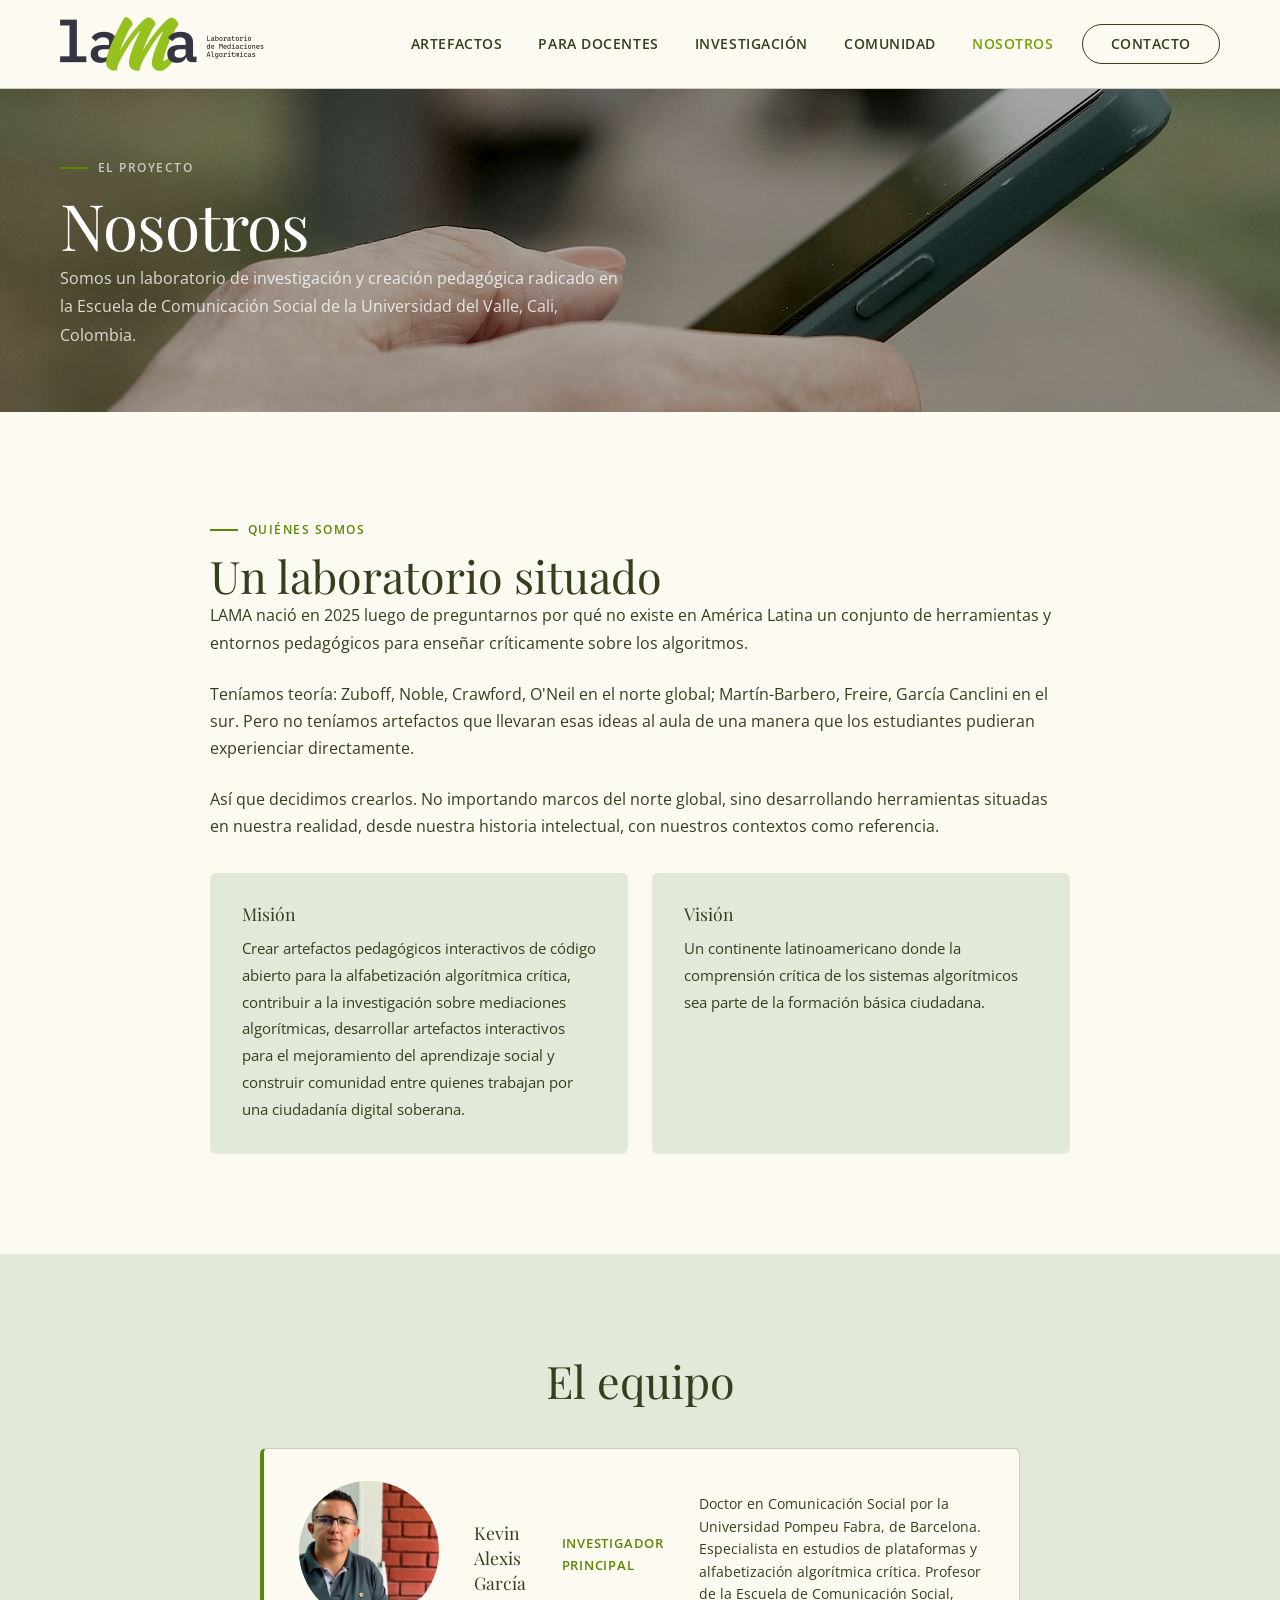
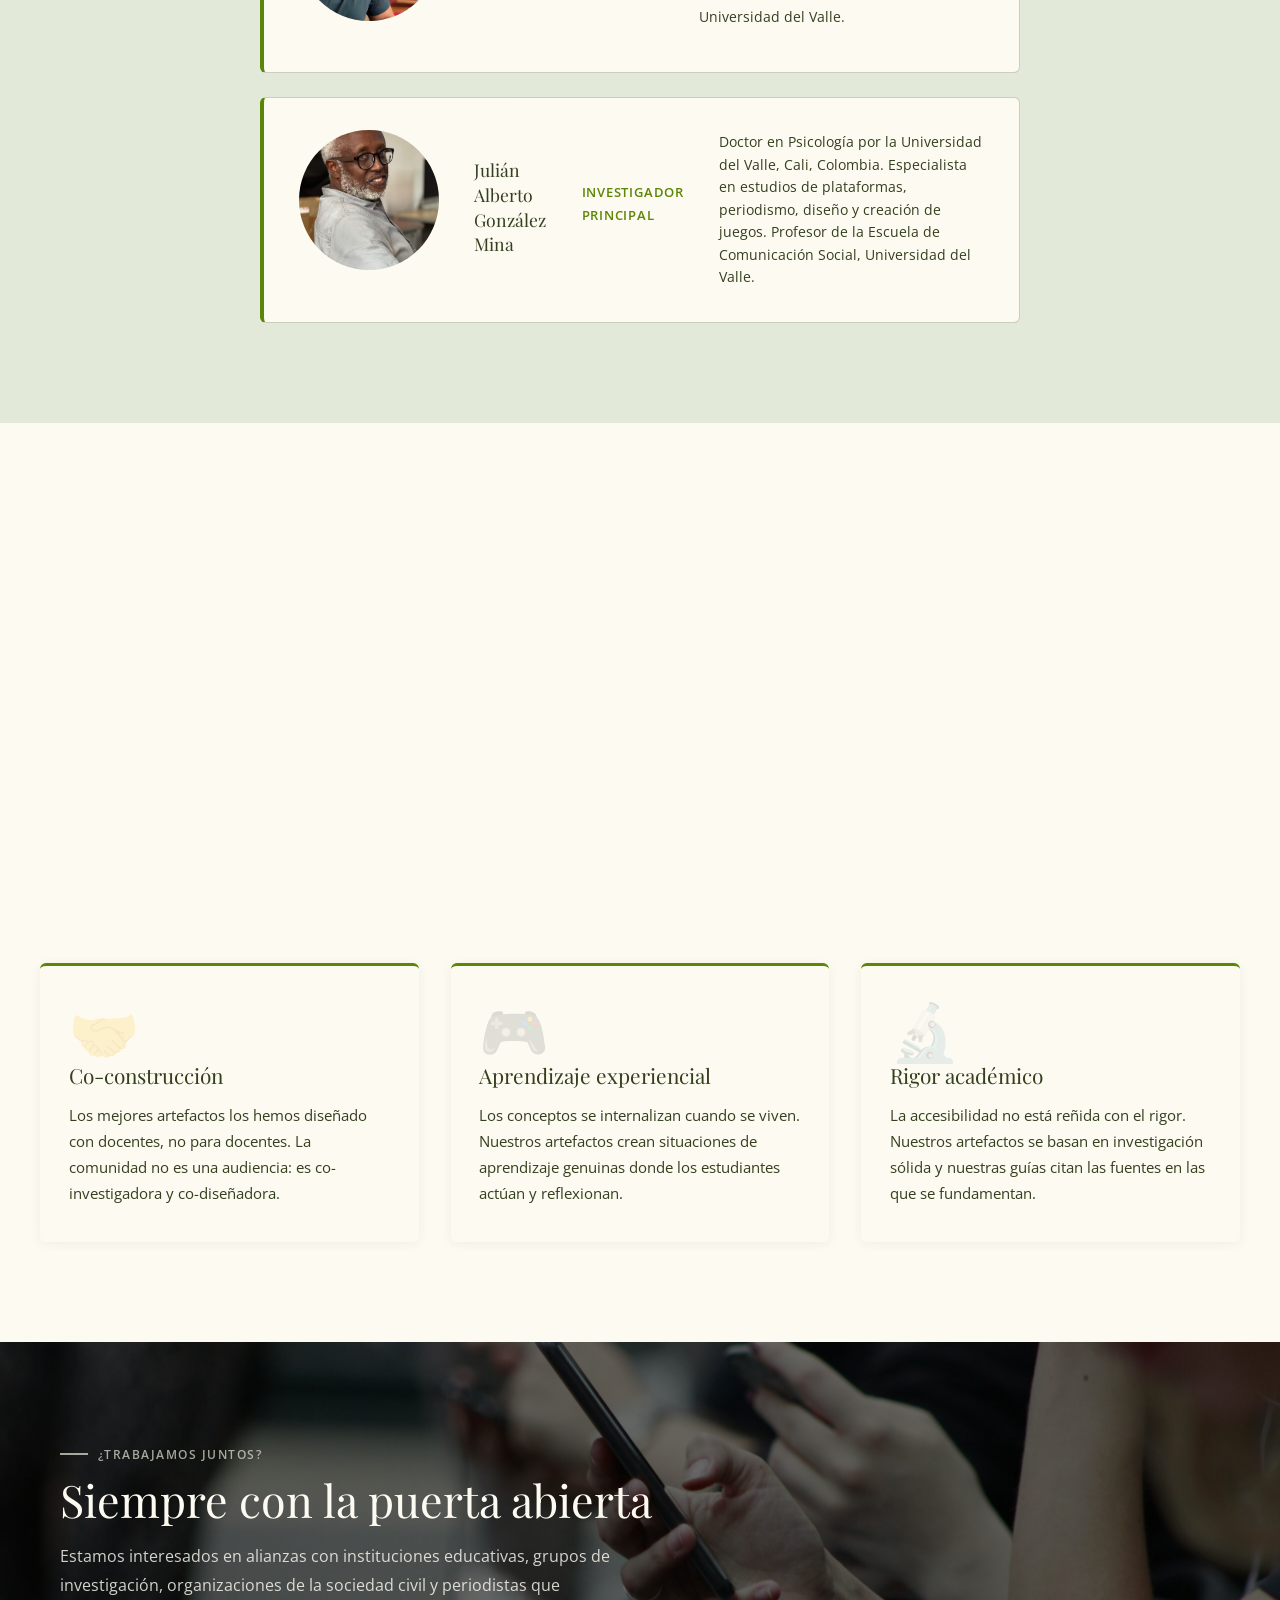
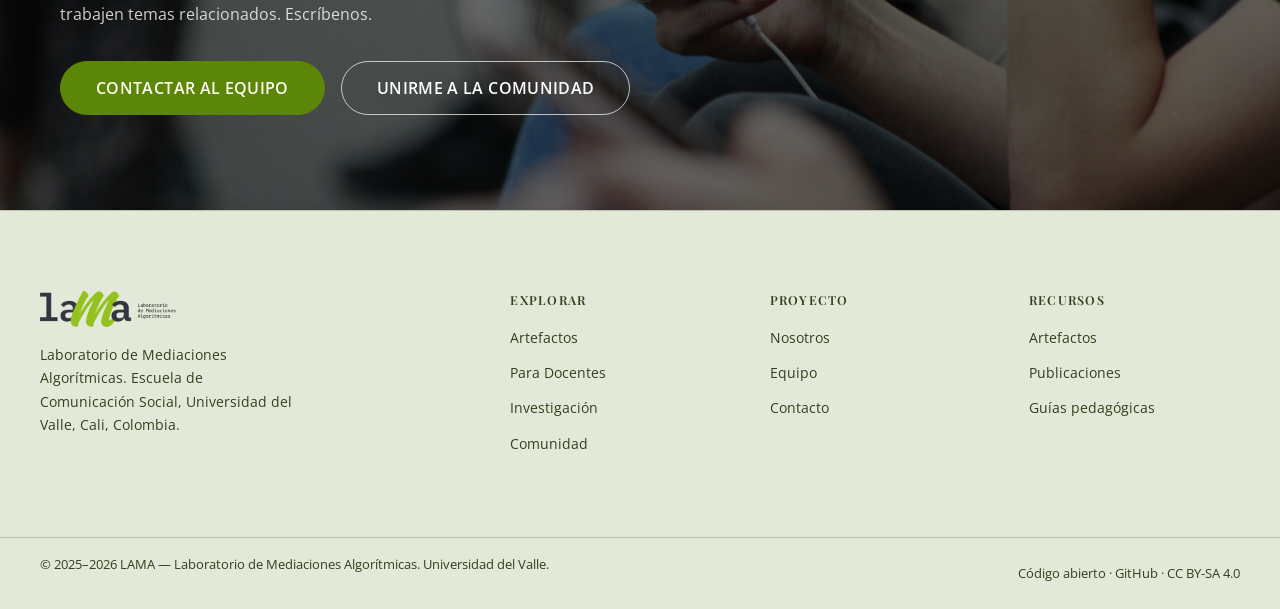
<file: nosotros.html>
<!DOCTYPE html>
<html lang="es">
<head>
<!-- Google Tag Manager -->
<script>(function(w,d,s,l,i){w[l]=w[l]||[];w[l].push({'gtm.start':
new Date().getTime(),event:'gtm.js'});var f=d.getElementsByTagName(s)[0],
j=d.createElement(s),dl=l!='dataLayer'?'&l='+l:'';j.async=true;j.src=
'https://www.googletagmanager.com/gtm.js?id='+i+dl;f.parentNode.insertBefore(j,f);
})(window,document,'script','dataLayer','GTM-KSBX4368');</script>
<!-- End Google Tag Manager -->
<meta charset="UTF-8">
<meta name="viewport" content="width=device-width, initial-scale=1.0">
<title>Nosotros — LAMA</title>
<meta name="description" content="El equipo, la misión y la historia del LAMA — Laboratorio de Mediaciones Algorítmicas, Universidad del Valle, Cali, Colombia.">
<meta property="og:type" content="website">
<meta property="og:site_name" content="LAMA">
<meta property="og:locale" content="es_CO">
<meta property="og:title" content="Nosotros — LAMA">
<meta property="og:description" content="El equipo, la misión y la historia del LAMA — Laboratorio de Mediaciones Algorítmicas, Universidad del Valle, Cali, Colombia.">
<meta property="og:url" content="https://lama.lat/nosotros.html">
<meta property="og:image" content="https://lama.lat/assets/img/Header_Home.jpg">
<meta name="twitter:card" content="summary_large_image">
<meta name="twitter:title" content="Nosotros — LAMA">
<meta name="twitter:description" content="El equipo, la misión y la historia del LAMA — Laboratorio de Mediaciones Algorítmicas, Universidad del Valle, Cali, Colombia.">
<meta name="twitter:image" content="https://lama.lat/assets/img/Header_Home.jpg">
<link rel="canonical" href="https://lama.lat/nosotros.html">
<link rel="preconnect" href="https://fonts.googleapis.com">
<link rel="preconnect" href="https://fonts.gstatic.com" crossorigin>
<link href="https://fonts.googleapis.com/css2?family=Playfair+Display:ital,wght@0,400;0,500;0,600;1,400;1,500&family=Open+Sans:wght@300;400;500;600&display=swap" rel="stylesheet">
<link rel="stylesheet" href="assets/css/main.css?v=4">
<style>
  h1,h2,h3,h4,h5,h6 { font-family: 'Playfair Display', serif !important; }
  .intro-bar { background: #F5EFE0 !important; }
  .mission-grid { display: grid; grid-template-columns: 1fr 1fr; gap: 1.5rem; margin-top: 2rem; }
  .team-2col { display: flex; flex-direction: column; gap: 1.5rem; max-width: 760px; margin: 0 auto; }
  .team-2col .team-card { display: flex; align-items: center; gap: 2.2rem; text-align: left; padding: 2rem 2.2rem; border-left: 4px solid var(--c0); }
  .team-2col .team-avatar { width: 140px; height: 140px; flex-shrink: 0; }
  @media (max-width: 560px) {
    .team-2col .team-card { flex-direction: column; text-align: center; border-left: none; border-top: 4px solid var(--c0); }
  }
  @media (max-width: 640px) {
    .mission-grid { grid-template-columns: 1fr; }
    .team-2col { grid-template-columns: 1fr; max-width: 360px; }
  }
</style>
</head>
<body>
<!-- Google Tag Manager (noscript) -->
<noscript><iframe src="https://www.googletagmanager.com/ns.html?id=GTM-KSBX4368"
height="0" width="0" style="display:none;visibility:hidden"></iframe></noscript>
<!-- End Google Tag Manager (noscript) -->

<!-- ══ NAV ══════════════════════════════════════════ -->
<nav id="nav">
  <div class="nav-inner">
    <a href="index.html" class="nav-logo"><img src="assets/img/logo.png" alt="LAMA"></a>
    <button class="nav-toggle" id="navToggle" aria-label="Menú" aria-expanded="false" aria-controls="navLinks"><span></span><span></span><span></span></button>
    <ul class="nav-links" id="navLinks">
      <li><a href="artefactos.html">Artefactos</a></li>
      <li><a href="para-docentes.html">Para Docentes</a></li>
      <li><a href="investigacion.html">Investigación</a></li>
      <li><a href="comunidad.html">Comunidad</a></li>
      <li><a href="nosotros.html" class="active">Nosotros</a></li>
      <li class="nav-cta"><a href="contacto.html">Contacto</a></li>
    </ul>
  </div>
</nav>

<!-- ══ HERO ══════════════════════════════════════════ -->
<section class="hero hero-sm">
  <div class="hero-bg" style="background-image:url('assets/img/Header_Home.jpg')"></div>
  <div class="hero-content">
    <span class="sec-label" style="color:rgba(227,233,216,.8)">El proyecto</span>
    <h1 class="reveal">Nosotros</h1>
    <p class="hero-sub reveal" style="transition-delay:.15s">Somos un laboratorio de investigación y creación pedagógica radicado en la Escuela de Comunicación Social de la Universidad del Valle, Cali, Colombia.</p>
  </div>
</section>

<!-- ══ MISIÓN ═════════════════════════════════════════ -->
<section class="sec sec-cream">
  <div class="wrap" style="max-width:860px">
    <div class="reveal">
      <span class="sec-label">Quiénes somos</span>
      <h2>Un laboratorio situado</h2>
      <p>LAMA nació en 2025 luego de preguntarnos por qué no existe en América Latina un conjunto de herramientas y entornos pedagógicos para enseñar críticamente sobre los algoritmos.</p>
      <p>Teníamos teoría: Zuboff, Noble, Crawford, O'Neil en el norte global; Martín-Barbero, Freire, García Canclini en el sur. Pero no teníamos artefactos que llevaran esas ideas al aula de una manera que los estudiantes pudieran experienciar directamente.</p>
      <p>Así que decidimos crearlos. No importando marcos del norte global, sino desarrollando herramientas situadas en nuestra realidad, desde nuestra historia intelectual, con nuestros contextos como referencia.</p>
    </div>
    <div class="mission-grid reveal">
      <div style="background:var(--c4);border-radius:6px;padding:2rem">
        <h3 style="font-size:1.1rem;margin-bottom:.8rem;color:var(--c2)">Misión</h3>
        <p style="font-size:.93rem;margin:0;line-height:1.8">Crear artefactos pedagógicos interactivos de código abierto para la alfabetización algorítmica crítica, contribuir a la investigación sobre mediaciones algorítmicas, desarrollar artefactos interactivos para el mejoramiento del aprendizaje social y construir comunidad entre quienes trabajan por una ciudadanía digital soberana.</p>
      </div>
      <div style="background:var(--c4);border-radius:6px;padding:2rem">
        <h3 style="font-size:1.1rem;margin-bottom:.8rem;color:var(--c2)">Visión</h3>
        <p style="font-size:.93rem;margin:0;line-height:1.8">Un continente latinoamericano donde la comprensión crítica de los sistemas algorítmicos sea parte de la formación básica ciudadana.</p>
      </div>
    </div>
  </div>
</section>

<!-- ══ EQUIPO ══════════════════════════════════════════ -->
<section class="sec sec-sage" id="equipo">
  <div class="wrap">
    <div style="text-align:center;margin-bottom:2.5rem" class="reveal">
      <h2>El equipo</h2>
    </div>
    <div class="team-2col">
      <div class="team-card reveal d1">
        <div class="team-avatar"><img src="assets/img/Kevin_Garcia.jpg" alt="Kevin Alexis García" style="width:100%;height:100%;object-fit:cover;object-position:center 15%;display:block;"></div>
        <h4>Kevin Alexis García</h4>
        <div class="team-role">Investigador Principal</div>
        <p class="team-bio">Doctor en Comunicación Social por la Universidad Pompeu Fabra, de Barcelona. Especialista en estudios de plataformas y alfabetización algorítmica crítica. Profesor de la Escuela de Comunicación Social, Universidad del Valle.</p>
      </div>
      <div class="team-card reveal d2">
        <div class="team-avatar"><img src="assets/img/Julian_Gonzalez.jpg" alt="Julián Alberto González Mina" style="width:100%;height:100%;object-fit:cover;display:block;"></div>
        <h4>Julián Alberto González Mina</h4>
        <div class="team-role">Investigador Principal</div>
        <p class="team-bio">Doctor en Psicología por la Universidad del Valle, Cali, Colombia. Especialista en estudios de plataformas, periodismo, diseño y creación de juegos. Profesor de la Escuela de Comunicación Social, Universidad del Valle.</p>
      </div>
    </div>
  </div>
</section>

<!-- ══ VALORES ════════════════════════════════════════ -->
<section class="sec sec-cream">
  <div class="wrap">
    <div style="text-align:center;margin-bottom:2.5rem" class="reveal">
      <span class="sec-label" style="justify-content:center">Principios</span>
      <h2>Lo que nos guía</h2>
    </div>
    <div class="why-cards">
      <div class="why-card reveal d1">
        <div class="why-num">🌎</div>
        <h3>Situados en el sur</h3>
        <p>No importamos marcos del norte global. Partimos de la tradición intelectual latinoamericana y de los problemas concretos de nuestra región.</p>
      </div>
      <div class="why-card reveal d2">
        <div class="why-num">🔓</div>
        <h3>Código abierto siempre</h3>
        <p>Todos nuestros artefactos, guías pedagógicas y publicaciones son de libre acceso. El conocimiento regresa a la comunidad que lo hace posible.</p>
      </div>
      <div class="why-card reveal d3">
        <div class="why-num">⚖️</div>
        <h3>Crítica sin catastrofismo</h3>
        <p>No demonizamos la tecnología. Buscamos comprensión matizada: visibilizar mecanismos de poder sin cerrar la posibilidad de imaginar tecnologías más justas.</p>
      </div>
      <div class="why-card reveal d1">
        <div class="why-num">🤝</div>
        <h3>Co-construcción</h3>
        <p>Los mejores artefactos los hemos diseñado con docentes, no para docentes. La comunidad no es una audiencia: es co-investigadora y co-diseñadora.</p>
      </div>
      <div class="why-card reveal d2">
        <div class="why-num">🎮</div>
        <h3>Aprendizaje experiencial</h3>
        <p>Los conceptos se internalizan cuando se viven. Nuestros artefactos crean situaciones de aprendizaje genuinas donde los estudiantes actúan y reflexionan.</p>
      </div>
      <div class="why-card reveal d3">
        <div class="why-num">🔬</div>
        <h3>Rigor académico</h3>
        <p>La accesibilidad no está reñida con el rigor. Nuestros artefactos se basan en investigación sólida y nuestras guías citan las fuentes en las que se fundamentan.</p>
      </div>
    </div>
  </div>
</section>

<!-- ══ CTA ════════════════════════════════════════════ -->
<div class="territorial">
  <div class="territorial-bg" style="background-image:url('assets/img/Header.jpg')"></div>
  <div class="territorial-content">
    <span class="sec-label reveal">¿Trabajamos juntos?</span>
    <h2 class="reveal" style="transition-delay:.12s">Siempre con la puerta abierta</h2>
    <p class="reveal" style="transition-delay:.24s">Estamos interesados en alianzas con instituciones educativas, grupos de investigación, organizaciones de la sociedad civil y periodistas que trabajen temas relacionados. Escríbenos.</p>
    <div class="territorial-ctas reveal" style="transition-delay:.36s">
      <a href="contacto.html" class="btn btn-primary">Contactar al equipo</a>
      <a href="comunidad.html" class="btn btn-outline-white">Unirme a la comunidad</a>
    </div>
  </div>
</div>

<!-- ══ FOOTER ════════════════════════════════════════ -->
<footer>
  <div class="footer-above">
    <div class="footer-above-grid">
      <div class="footer-brand">
        <img src="assets/img/logo.png" alt="LAMA">
        <p>Laboratorio de Mediaciones Algorítmicas. Escuela de Comunicación Social, Universidad del Valle, Cali, Colombia.</p>
      </div>
      <div class="footer-col">
        <h4>Explorar</h4>
        <ul>
          <li><a href="artefactos.html">Artefactos</a></li>
          <li><a href="para-docentes.html">Para Docentes</a></li>
          <li><a href="investigacion.html">Investigación</a></li>
          <li><a href="comunidad.html">Comunidad</a></li>
        </ul>
      </div>
      <div class="footer-col">
        <h4>Proyecto</h4>
        <ul>
          <li><a href="nosotros.html">Nosotros</a></li>
          <li><a href="nosotros.html#equipo">Equipo</a></li>
          <li><a href="contacto.html">Contacto</a></li>
        </ul>
      </div>
      <div class="footer-col">
        <h4>Recursos</h4>
        <ul>
          <li><a href="https://lama.lat/artefactos.html">Artefactos</a></li>
          <li><a href="investigacion.html#publicaciones">Publicaciones</a></li>
          <li><a href="para-docentes.html#guias">Guías pedagógicas</a></li>
        </ul>
      </div>
    </div>
  </div>
  <div class="footer-primary">
    <div class="footer-primary-inner">
      <p>© 2025–2026 LAMA — Laboratorio de Mediaciones Algorítmicas. Universidad del Valle.</p>
      <p>Código abierto · <a href="https://github.com/kevimaster/lama" target="_blank" rel="noopener">GitHub</a> · <a href="https://creativecommons.org/licenses/by-sa/4.0/" target="_blank" rel="noopener">CC BY-SA 4.0</a></p>
    </div>
  </div>
</footer>

<script src="assets/js/main.js"></script>
</body>
</html>
</file>
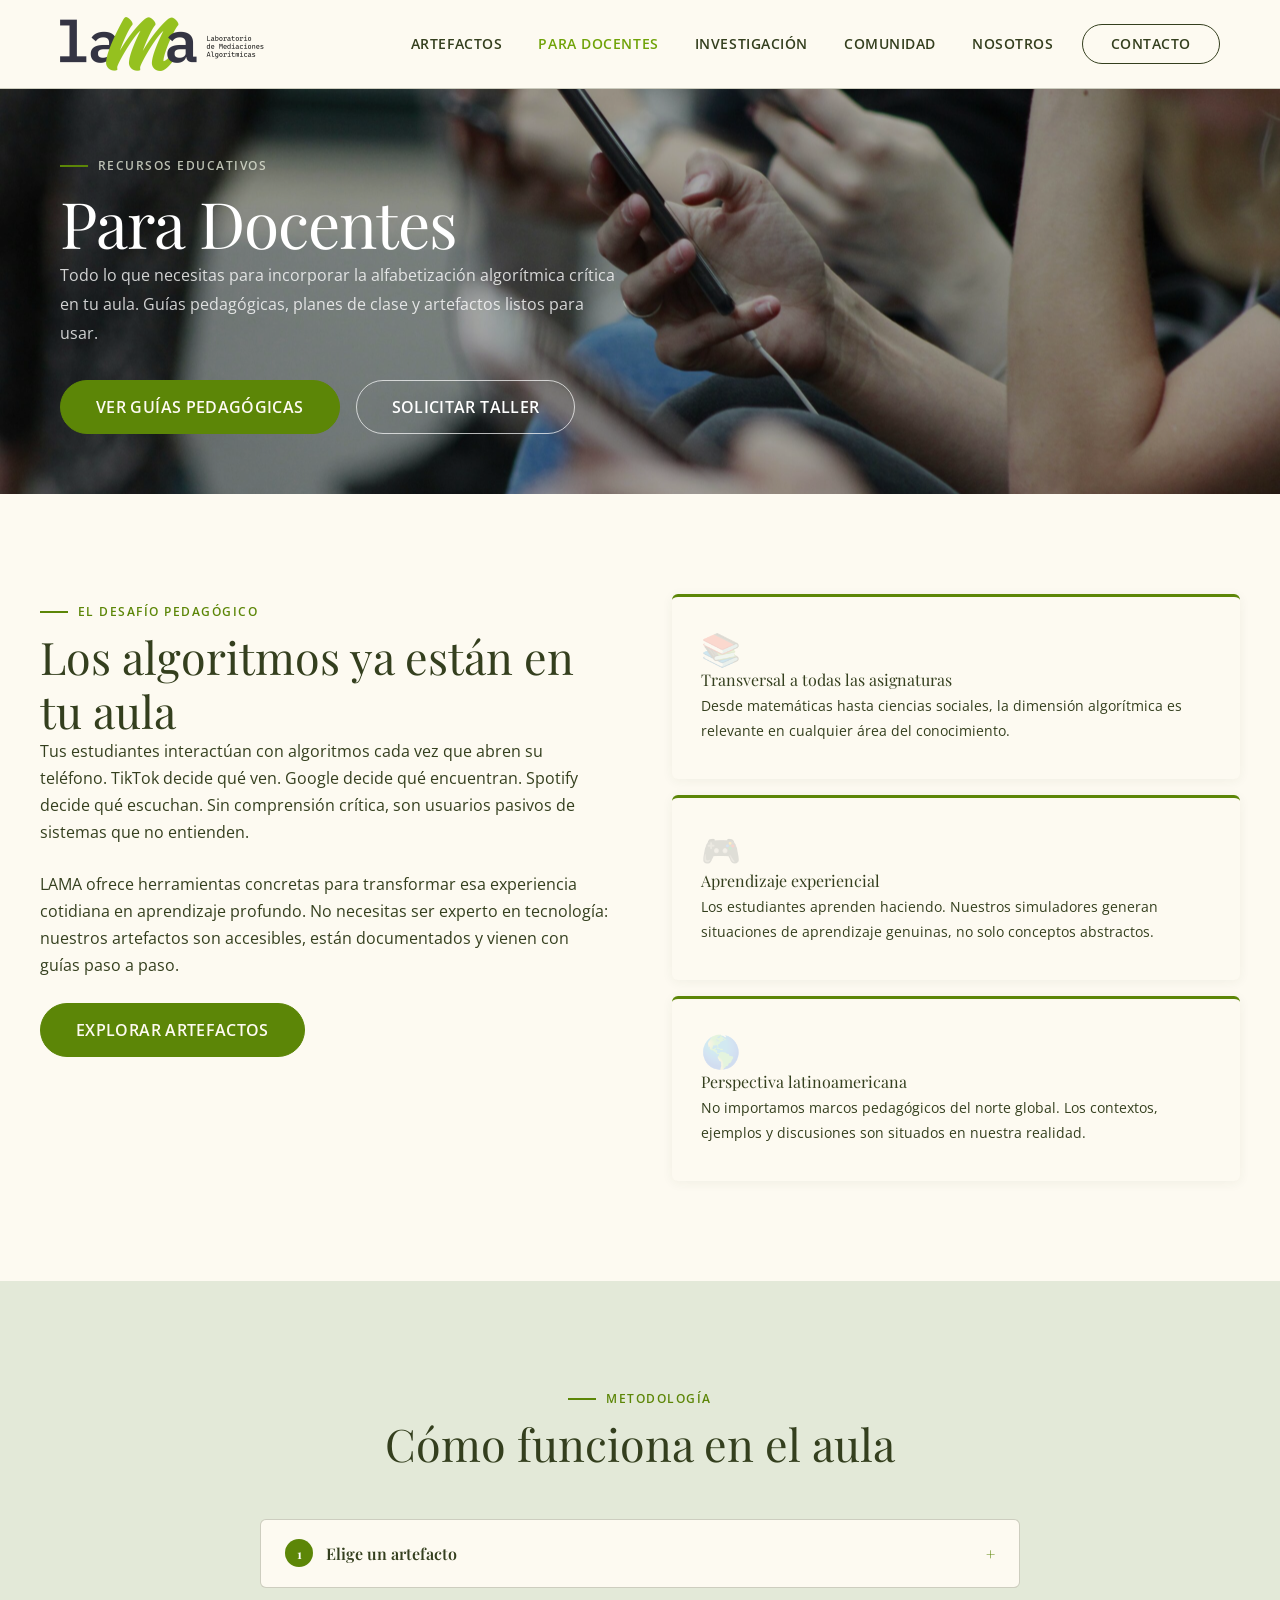
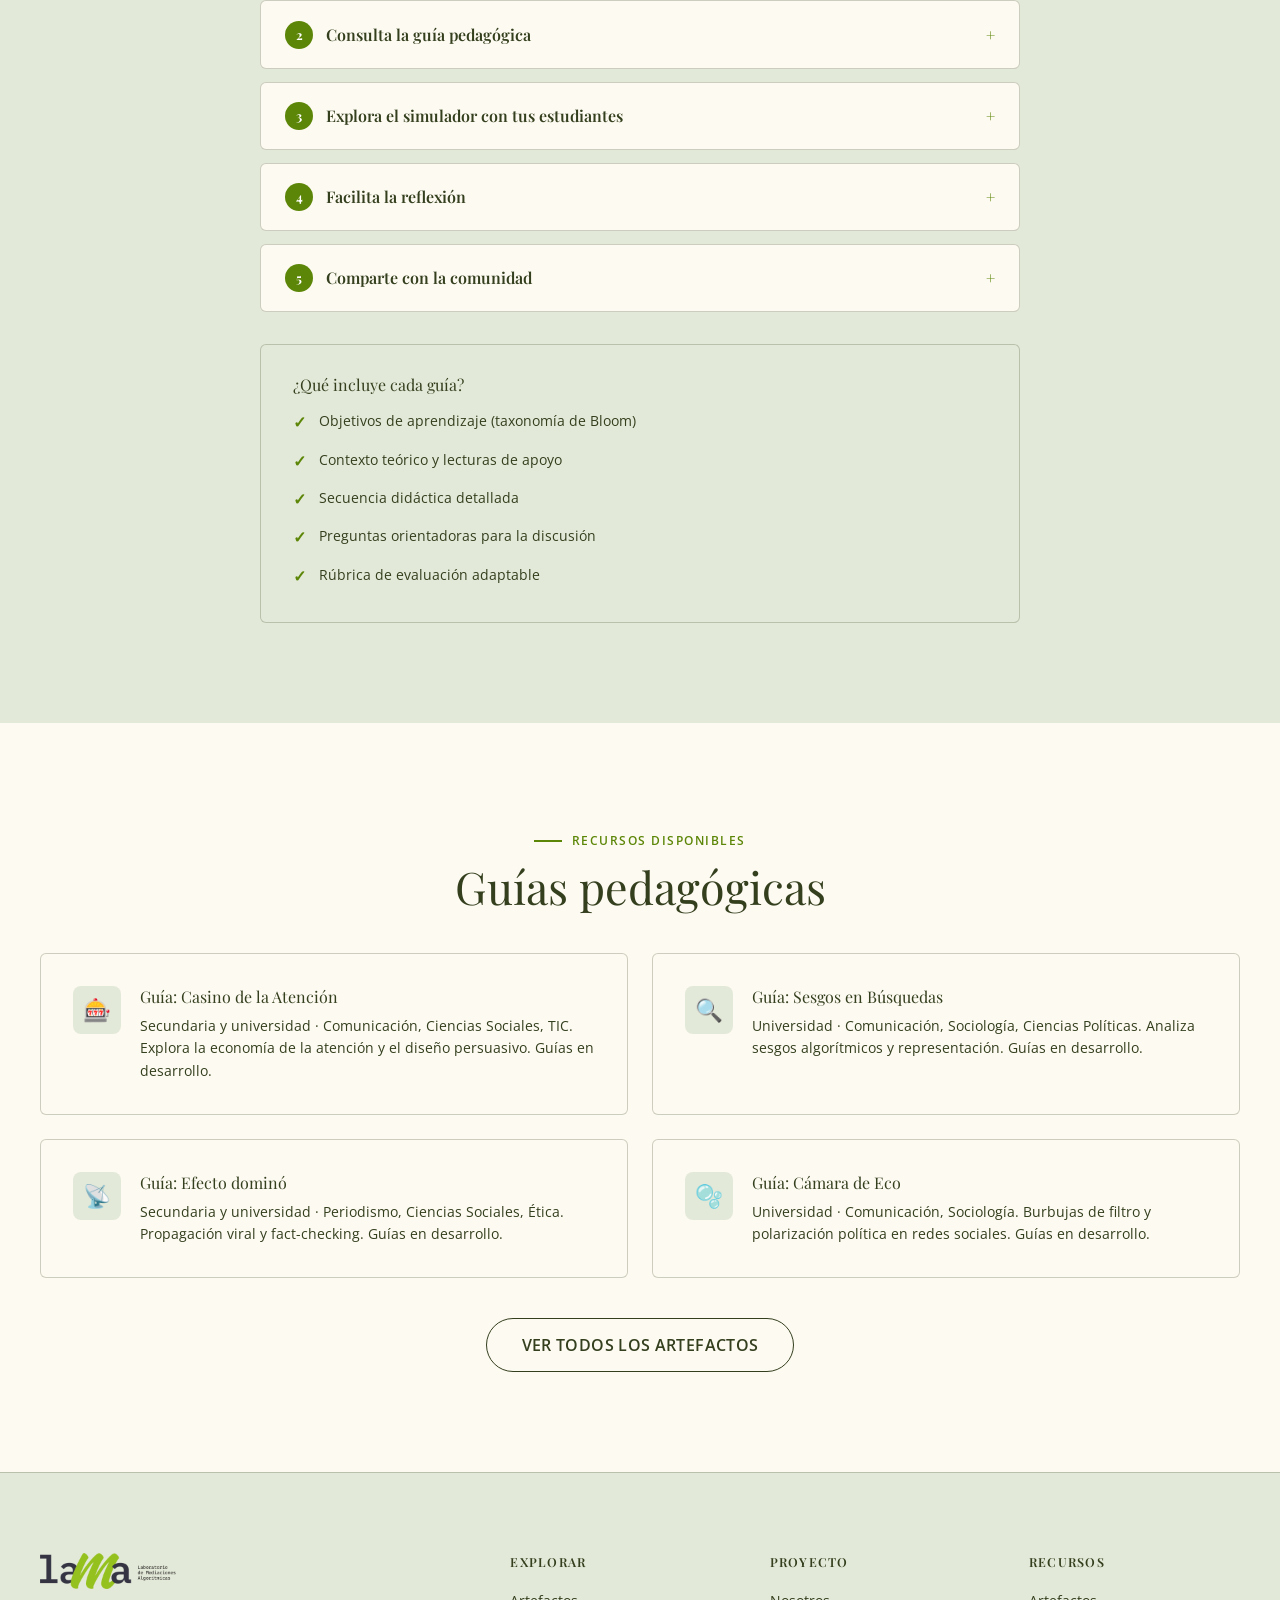
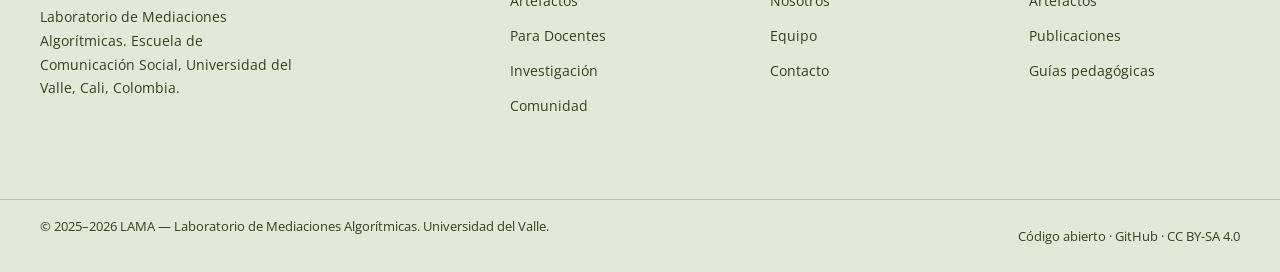
<file: para-docentes.html>
<!DOCTYPE html>
<html lang="es">
<head>
<!-- Google Tag Manager -->
<script>(function(w,d,s,l,i){w[l]=w[l]||[];w[l].push({'gtm.start':
new Date().getTime(),event:'gtm.js'});var f=d.getElementsByTagName(s)[0],
j=d.createElement(s),dl=l!='dataLayer'?'&l='+l:'';j.async=true;j.src=
'https://www.googletagmanager.com/gtm.js?id='+i+dl;f.parentNode.insertBefore(j,f);
})(window,document,'script','dataLayer','GTM-KSBX4368');</script>
<!-- End Google Tag Manager -->
<meta charset="UTF-8">
<meta name="viewport" content="width=device-width, initial-scale=1.0">
<title>Para Docentes — LAMA</title>
<meta name="description" content="Recursos pedagógicos, guías y artefactos de LAMA para usar en el aula. Alfabetización algorítmica crítica para docentes.">
<meta property="og:type" content="website">
<meta property="og:site_name" content="LAMA">
<meta property="og:locale" content="es_CO">
<meta property="og:title" content="Para Docentes — LAMA">
<meta property="og:description" content="Recursos pedagógicos, guías y artefactos de LAMA para usar en el aula. Alfabetización algorítmica crítica para docentes.">
<meta property="og:url" content="https://lama.lat/para-docentes.html">
<meta property="og:image" content="https://lama.lat/assets/img/Header_Home.jpg">
<meta name="twitter:card" content="summary_large_image">
<meta name="twitter:title" content="Para Docentes — LAMA">
<meta name="twitter:description" content="Recursos pedagógicos, guías y artefactos de LAMA para usar en el aula. Alfabetización algorítmica crítica para docentes.">
<meta name="twitter:image" content="https://lama.lat/assets/img/Header_Home.jpg">
<link rel="canonical" href="https://lama.lat/para-docentes.html">
<link rel="preconnect" href="https://fonts.googleapis.com">
<link rel="preconnect" href="https://fonts.gstatic.com" crossorigin>
<link href="https://fonts.googleapis.com/css2?family=Playfair+Display:ital,wght@0,400;0,500;0,600;1,400;1,500&family=Open+Sans:wght@300;400;500;600&display=swap" rel="stylesheet">
<link rel="stylesheet" href="assets/css/main.css?v=4">
<style>
  .intro-bar { display: none; }
  h1,h2,h3,h4,h5,h6 { font-family: 'Playfair Display', serif !important; }
  .desafio-grid { display: grid; grid-template-columns: 1fr 1fr; gap: 4rem; align-items: start; }
  @media (max-width: 768px) { .desafio-grid { grid-template-columns: 1fr; gap: 2rem; } }
</style>
</head>
<body>
<!-- Google Tag Manager (noscript) -->
<noscript><iframe src="https://www.googletagmanager.com/ns.html?id=GTM-KSBX4368"
height="0" width="0" style="display:none;visibility:hidden"></iframe></noscript>
<!-- End Google Tag Manager (noscript) -->

<!-- ══ NAV ══════════════════════════════════════════ -->
<nav id="nav">
  <div class="nav-inner">
    <a href="index.html" class="nav-logo"><img src="assets/img/logo.png" alt="LAMA"></a>
    <button class="nav-toggle" id="navToggle" aria-label="Menú" aria-expanded="false" aria-controls="navLinks"><span></span><span></span><span></span></button>
    <ul class="nav-links" id="navLinks">
      <li><a href="artefactos.html">Artefactos</a></li>
      <li><a href="para-docentes.html" class="active">Para Docentes</a></li>
      <li><a href="investigacion.html">Investigación</a></li>
      <li><a href="comunidad.html">Comunidad</a></li>
      <li><a href="nosotros.html">Nosotros</a></li>
      <li class="nav-cta"><a href="contacto.html">Contacto</a></li>
    </ul>
  </div>
</nav>

<!-- ══ HERO ══════════════════════════════════════════ -->
<section class="hero hero-sm">
  <div class="hero-bg" style="background-image:url('assets/img/Header.jpg')"></div>
  <div class="hero-content">
    <span class="sec-label" style="color:rgba(227,233,216,.8)">Recursos educativos</span>
    <h1>Para Docentes</h1>
    <p class="hero-sub">Todo lo que necesitas para incorporar la alfabetización algorítmica crítica en tu aula. Guías pedagógicas, planes de clase y artefactos listos para usar.</p>
    <div class="hero-btns">
      <a href="#guias" class="btn btn-primary">Ver guías pedagógicas</a>
      <a href="contacto.html" class="btn btn-outline-white">Solicitar taller</a>
    </div>
  </div>
</section>

<!-- ══ INTRO BAR ══════════════════════════════════════ -->
<div class="intro-bar">
  <div class="intro-bar-inner">
    Todos los recursos son de acceso libre · Diseñados para secundaria y universidad · Adaptables a cualquier asignatura
  </div>
</div>

<!-- ══ POR QUÉ EN EL AULA ════════════════════════════ -->
<section class="sec sec-cream">
  <div class="wrap">
    <div class="reveal desafio-grid">
      <div>
        <span class="sec-label">El desafío pedagógico</span>
        <h2>Los algoritmos ya están en tu aula</h2>
        <p>Tus estudiantes interactúan con algoritmos cada vez que abren su teléfono. TikTok decide qué ven. Google decide qué encuentran. Spotify decide qué escuchan. Sin comprensión crítica, son usuarios pasivos de sistemas que no entienden.</p>
        <p>LAMA ofrece herramientas concretas para transformar esa experiencia cotidiana en aprendizaje profundo. No necesitas ser experto en tecnología: nuestros artefactos son accesibles, están documentados y vienen con guías paso a paso.</p>
        <a href="artefactos.html" class="btn btn-primary">Explorar artefactos</a>
      </div>
      <div>
        <div class="why-card" style="margin-bottom:1rem">
          <div class="why-num" style="font-size:2rem">📚</div>
          <h3 style="font-size:1rem;margin-bottom:.4rem">Transversal a todas las asignaturas</h3>
          <p style="font-size:.88rem">Desde matemáticas hasta ciencias sociales, la dimensión algorítmica es relevante en cualquier área del conocimiento.</p>
        </div>
        <div class="why-card" style="margin-bottom:1rem">
          <div class="why-num" style="font-size:2rem">🎮</div>
          <h3 style="font-size:1rem;margin-bottom:.4rem">Aprendizaje experiencial</h3>
          <p style="font-size:.88rem">Los estudiantes aprenden haciendo. Nuestros simuladores generan situaciones de aprendizaje genuinas, no solo conceptos abstractos.</p>
        </div>
        <div class="why-card">
          <div class="why-num" style="font-size:2rem">🌎</div>
          <h3 style="font-size:1rem;margin-bottom:.4rem">Perspectiva latinoamericana</h3>
          <p style="font-size:.88rem">No importamos marcos pedagógicos del norte global. Los contextos, ejemplos y discusiones son situados en nuestra realidad.</p>
        </div>
      </div>
    </div>
  </div>
</section>

<!-- ══ CÓMO FUNCIONA ══════════════════════════════════ -->
<section class="sec sec-sage">
  <div class="wrap" style="max-width:760px">
    <div style="text-align:center;margin-bottom:3rem" class="reveal">
      <span class="sec-label" style="justify-content:center">Metodología</span>
      <h2>Cómo funciona en el aula</h2>
    </div>
    <div style="display:flex;flex-direction:column;gap:.8rem" class="reveal">
      <details style="background:var(--c5);border-radius:6px;border:1px solid var(--c6);padding:1.2rem 1.5rem">
        <summary style="font-family:'Playfair Display',serif;font-weight:600;color:var(--c2);cursor:pointer;display:flex;justify-content:space-between;align-items:center;list-style:none">
          <span style="display:flex;align-items:center;gap:.8rem"><span style="width:28px;height:28px;background:var(--c0);border-radius:100px;display:inline-flex;align-items:center;justify-content:center;color:#fff;font-size:.8rem;font-weight:700;flex-shrink:0">1</span> Elige un artefacto</span>
          <span style="color:var(--c0);flex-shrink:0;margin-left:1rem">+</span>
        </summary>
        <p style="margin-top:.8rem;font-size:.92rem;color:var(--c3);line-height:1.7;margin-bottom:0;padding-left:2.2rem">Navega el catálogo y selecciona el simulador que mejor se adapte a tu asignatura, nivel educativo y objetivo de aprendizaje.</p>
      </details>
      <details style="background:var(--c5);border-radius:6px;border:1px solid var(--c6);padding:1.2rem 1.5rem">
        <summary style="font-family:'Playfair Display',serif;font-weight:600;color:var(--c2);cursor:pointer;display:flex;justify-content:space-between;align-items:center;list-style:none">
          <span style="display:flex;align-items:center;gap:.8rem"><span style="width:28px;height:28px;background:var(--c0);border-radius:100px;display:inline-flex;align-items:center;justify-content:center;color:#fff;font-size:.8rem;font-weight:700;flex-shrink:0">2</span> Consulta la guía pedagógica</span>
          <span style="color:var(--c0);flex-shrink:0;margin-left:1rem">+</span>
        </summary>
        <p style="margin-top:.8rem;font-size:.92rem;color:var(--c3);line-height:1.7;margin-bottom:0;padding-left:2.2rem">Las guías incluyen objetivos, prerrequisitos, secuencia didáctica, preguntas orientadoras y rúbrica de evaluación. Las publicamos de forma progresiva: revisa abajo cuáles están disponibles o en desarrollo.</p>
      </details>
      <details style="background:var(--c5);border-radius:6px;border:1px solid var(--c6);padding:1.2rem 1.5rem">
        <summary style="font-family:'Playfair Display',serif;font-weight:600;color:var(--c2);cursor:pointer;display:flex;justify-content:space-between;align-items:center;list-style:none">
          <span style="display:flex;align-items:center;gap:.8rem"><span style="width:28px;height:28px;background:var(--c0);border-radius:100px;display:inline-flex;align-items:center;justify-content:center;color:#fff;font-size:.8rem;font-weight:700;flex-shrink:0">3</span> Explora el simulador con tus estudiantes</span>
          <span style="color:var(--c0);flex-shrink:0;margin-left:1rem">+</span>
        </summary>
        <p style="margin-top:.8rem;font-size:.92rem;color:var(--c3);line-height:1.7;margin-bottom:0;padding-left:2.2rem">La actividad puede durar entre 20 minutos y 2 horas según el artefacto. Están diseñados para grupos o trabajo individual.</p>
      </details>
      <details style="background:var(--c5);border-radius:6px;border:1px solid var(--c6);padding:1.2rem 1.5rem">
        <summary style="font-family:'Playfair Display',serif;font-weight:600;color:var(--c2);cursor:pointer;display:flex;justify-content:space-between;align-items:center;list-style:none">
          <span style="display:flex;align-items:center;gap:.8rem"><span style="width:28px;height:28px;background:var(--c0);border-radius:100px;display:inline-flex;align-items:center;justify-content:center;color:#fff;font-size:.8rem;font-weight:700;flex-shrink:0">4</span> Facilita la reflexión</span>
          <span style="color:var(--c0);flex-shrink:0;margin-left:1rem">+</span>
        </summary>
        <p style="margin-top:.8rem;font-size:.92rem;color:var(--c3);line-height:1.7;margin-bottom:0;padding-left:2.2rem">Usa las preguntas orientadoras de la guía para moderar una discusión colectiva. Este es el momento central del aprendizaje.</p>
      </details>
      <details style="background:var(--c5);border-radius:6px;border:1px solid var(--c6);padding:1.2rem 1.5rem">
        <summary style="font-family:'Playfair Display',serif;font-weight:600;color:var(--c2);cursor:pointer;display:flex;justify-content:space-between;align-items:center;list-style:none">
          <span style="display:flex;align-items:center;gap:.8rem"><span style="width:28px;height:28px;background:var(--c0);border-radius:100px;display:inline-flex;align-items:center;justify-content:center;color:#fff;font-size:.8rem;font-weight:700;flex-shrink:0">5</span> Comparte con la comunidad</span>
          <span style="color:var(--c0);flex-shrink:0;margin-left:1rem">+</span>
        </summary>
        <p style="margin-top:.8rem;font-size:.92rem;color:var(--c3);line-height:1.7;margin-bottom:0;padding-left:2.2rem">¿Tienes observaciones o adaptaciones? Las guías son documentos vivos. Puedes contribuir al repositorio abierto de LAMA.</p>
      </details>
    </div>
    <div class="reveal" style="margin-top:2rem;background:var(--c4);border-radius:6px;border:1px solid var(--c6);padding:2rem">
      <h3 style="font-size:1rem;margin-bottom:1rem">¿Qué incluye cada guía?</h3>
      <ul style="list-style:none;display:flex;flex-direction:column;gap:.7rem">
        <li style="display:flex;gap:.8rem"><span style="color:var(--c0);font-weight:700;flex-shrink:0">✓</span><span style="font-size:.9rem">Objetivos de aprendizaje (taxonomía de Bloom)</span></li>
        <li style="display:flex;gap:.8rem"><span style="color:var(--c0);font-weight:700;flex-shrink:0">✓</span><span style="font-size:.9rem">Contexto teórico y lecturas de apoyo</span></li>
        <li style="display:flex;gap:.8rem"><span style="color:var(--c0);font-weight:700;flex-shrink:0">✓</span><span style="font-size:.9rem">Secuencia didáctica detallada</span></li>
        <li style="display:flex;gap:.8rem"><span style="color:var(--c0);font-weight:700;flex-shrink:0">✓</span><span style="font-size:.9rem">Preguntas orientadoras para la discusión</span></li>
        <li style="display:flex;gap:.8rem"><span style="color:var(--c0);font-weight:700;flex-shrink:0">✓</span><span style="font-size:.9rem">Rúbrica de evaluación adaptable</span></li>
      </ul>
    </div>
  </div>
</section>

<!-- ══ GUÍAS ══════════════════════════════════════════ -->
<section class="sec sec-cream" id="guias">
  <div class="wrap">
    <div style="text-align:center;margin-bottom:2.5rem" class="reveal">
      <span class="sec-label" style="justify-content:center">Recursos disponibles</span>
      <h2>Guías pedagógicas</h2>
    </div>
    <div class="guide-grid">
      <div class="guide-card reveal d1">
        <div class="guide-icon">🎰</div>
        <div>
          <h4>Guía: Casino de la Atención</h4>
          <p>Secundaria y universidad · Comunicación, Ciencias Sociales, TIC. Explora la economía de la atención y el diseño persuasivo. Guías en desarrollo.</p>
        </div>
      </div>
      <div class="guide-card reveal d2">
        <div class="guide-icon">🔍</div>
        <div>
          <h4>Guía: Sesgos en Búsquedas</h4>
          <p>Universidad · Comunicación, Sociología, Ciencias Políticas. Analiza sesgos algorítmicos y representación. Guías en desarrollo.</p>
        </div>
      </div>
      <div class="guide-card reveal d1">
        <div class="guide-icon">📡</div>
        <div>
          <h4>Guía: Efecto dominó</h4>
          <p>Secundaria y universidad · Periodismo, Ciencias Sociales, Ética. Propagación viral y fact-checking. Guías en desarrollo.</p>
        </div>
      </div>
      <div class="guide-card reveal d2">
        <div class="guide-icon">🫧</div>
        <div>
          <h4>Guía: Cámara de Eco</h4>
          <p>Universidad · Comunicación, Sociología. Burbujas de filtro y polarización política en redes sociales. Guías en desarrollo.</p>
        </div>
      </div>

    </div>
    <div style="text-align:center;margin-top:2.5rem" class="reveal">
      <a href="artefactos.html" class="btn btn-outline">Ver todos los artefactos</a>
    </div>
  </div>
</section>


<!-- ══ FOOTER ════════════════════════════════════════ -->
<footer>
  <div class="footer-above">
    <div class="footer-above-grid">
      <div class="footer-brand">
        <img src="assets/img/logo.png" alt="LAMA">
        <p>Laboratorio de Mediaciones Algorítmicas. Escuela de Comunicación Social, Universidad del Valle, Cali, Colombia.</p>
      </div>
      <div class="footer-col">
        <h4>Explorar</h4>
        <ul>
          <li><a href="artefactos.html">Artefactos</a></li>
          <li><a href="para-docentes.html">Para Docentes</a></li>
          <li><a href="investigacion.html">Investigación</a></li>
          <li><a href="comunidad.html">Comunidad</a></li>
        </ul>
      </div>
      <div class="footer-col">
        <h4>Proyecto</h4>
        <ul>
          <li><a href="nosotros.html">Nosotros</a></li>
          <li><a href="nosotros.html#equipo">Equipo</a></li>
          <li><a href="contacto.html">Contacto</a></li>
        </ul>
      </div>
      <div class="footer-col">
        <h4>Recursos</h4>
        <ul>
          <li><a href="https://lama.lat/artefactos.html">Artefactos</a></li>
          <li><a href="investigacion.html#publicaciones">Publicaciones</a></li>
          <li><a href="para-docentes.html#guias">Guías pedagógicas</a></li>
        </ul>
      </div>
    </div>
  </div>
  <div class="footer-primary">
    <div class="footer-primary-inner">
      <p>© 2025–2026 LAMA — Laboratorio de Mediaciones Algorítmicas. Universidad del Valle.</p>
      <p>Código abierto · <a href="https://github.com/kevimaster/lama" target="_blank" rel="noopener">GitHub</a> · <a href="https://creativecommons.org/licenses/by-sa/4.0/" target="_blank" rel="noopener">CC BY-SA 4.0</a></p>
    </div>
  </div>
</footer>

<script src="assets/js/main.js"></script>
</body>
</html>
</file>
<file: assets/css/main.css>
/* ═══════════════════════════════════════════════════════
   LAMA — Design System
   Laboratorio de Mediaciones Algorítmicas
   Universidad del Valle, Cali, Colombia
═══════════════════════════════════════════════════════ */
:root {
  --c0: #5C8607;
  --c1: #70A309;
  --c2: #343F1E;
  --c3: #343F1E;
  --c4: #E3E9D8;
  --c5: #FDFAF1;
  --c6: rgba(53,64,31,0.24);
  --c8: #050505;
  --f-heading: 'Playfair Display', serif;
  --f-body: 'Open Sans', sans-serif;
  --max: 1200px;
}

/* ── RESET ─────────────────────────────────────────── */
*, *::before, *::after { box-sizing: border-box; margin: 0; padding: 0; }
html { scroll-behavior: smooth; }
body {
  font-family: var(--f-body);
  font-size: 16px;
  font-weight: 400;
  line-height: 1.7;
  background: var(--c5);
  color: var(--c3);
  overflow-x: hidden;
}
a { color: var(--c0); text-decoration: none; }
a:hover { color: var(--c1); }
img { display: block; max-width: 100%; }
h1, h2, h3, h4, h5, h6 {
  font-family: 'Playfair Display', serif !important;
  color: var(--c2);
  font-weight: 400;
}
h1 { font-size: clamp(2.8rem, 5vw, 4.5rem); line-height: 1.2em; letter-spacing: -1px; }
h2 { font-size: clamp(2rem, 3.5vw, 3rem); line-height: 1.2em; }
h3 { font-size: clamp(1.4rem, 2vw, 2rem); line-height: 1em; }
h4 { font-size: 1.375rem; line-height: 1.4em; }
p  { margin-bottom: 1.5em; }
p:last-child { margin-bottom: 0; }

/* ── BOTONES ────────────────────────────────────────── */
.btn {
  display: inline-block;
  font-family: var(--f-body);
  font-size: 16px;
  font-weight: 600;
  line-height: 1em;
  text-transform: uppercase;
  letter-spacing: .36px;
  padding: 18px 35px;
  border-radius: 100px;
  border: none;
  cursor: pointer;
  transition: background .2s, color .2s, border-color .2s, transform .15s;
}
.btn:hover { transform: translateY(-2px); }
.btn-primary { background: var(--c0); color: var(--c5); border: 1px solid var(--c0); }
.btn-primary:hover { background: var(--c1); border-color: var(--c1); color: var(--c5); }
.btn-outline { background: transparent; color: var(--c2); border: 1px solid var(--c2); }
.btn-outline:hover { background: var(--c0); color: var(--c5); border-color: var(--c0); }
.btn-outline-white { background: transparent; color: #fff; border: 1.5px solid rgba(255,255,255,0.7); }
.btn-outline-white:hover { background: rgba(255,255,255,0.15); color: #fff; }
.btn-sm { padding: 12px 24px; font-size: 14px; }

/* ── NAV ────────────────────────────────────────────── */
nav {
  position: fixed; top: 0; left: 0; right: 0; z-index: 100;
  background: var(--c5);
  border-bottom: 1px solid var(--c6);
  transition: box-shadow .25s;
}
nav.scrolled { box-shadow: 0 2px 16px rgba(52,63,30,.08); }
.nav-inner {
  max-width: var(--max); margin: 0 auto;
  padding: 0 20px;
  height: 88px;
  display: flex; align-items: center; justify-content: space-between;
}
.nav-logo img { height: 54px; width: auto; display: block; }
.nav-links {
  display: flex; align-items: center;
  gap: 0; list-style: none;
}
.nav-links li a {
  font-family: var(--f-body);
  font-size: 14px; font-weight: 600;
  text-transform: uppercase; letter-spacing: .04em;
  color: var(--c3);
  padding: 0 18px;
  display: block;
  transition: color .2s;
  line-height: 88px;
}
.nav-links li a:hover,
.nav-links li a.active { color: var(--c1); }
.nav-links li.nav-cta a {
  color: var(--c2);
  background: transparent;
  border: 1px solid var(--c2);
  border-radius: 100px;
  padding: 12px 28px;
  line-height: 1em;
  font-size: 14px;
  margin-left: 10px;
  transition: background .2s, color .2s, border-color .2s;
}
.nav-links li.nav-cta a:hover { background: var(--c1); color: var(--c5); border-color: var(--c1); }

/* Hamburger */
.nav-toggle { display: none; background: none; border: none; cursor: pointer; padding: 4px; }
.nav-toggle span {
  display: block; width: 24px; height: 2px;
  background: var(--c2); margin: 5px 0;
  transition: transform .2s, opacity .2s;
}

/* ── HERO ───────────────────────────────────────────── */
.hero {
  margin-top: 88px;
  position: relative;
  min-height: 56vh;
  display: flex; align-items: center;
  overflow: hidden;
}
.hero-bg {
  position: absolute; inset: 0;
  background-size: cover;
  background-position: center;
  filter: brightness(.72);
}
.hero-content {
  position: relative; z-index: 1;
  max-width: var(--max); margin: 0 auto; width: 100%;
  padding: 80px 20px;
  color: #fff;
}
.hero-content h1 { color: #fff; }
.hero-tagline {
  font-family: var(--f-heading);
  font-size: clamp(1.1rem, 2vw, 1.4rem);
  color: rgba(255,255,255,.85);
  margin: 1rem 0 .5rem;
}
.hero-sub {
  font-size: 1rem; color: rgba(255,255,255,.8);
  max-width: 560px; line-height: 1.8;
  margin-bottom: 2rem;
}
.hero-btns { display: flex; gap: 1rem; flex-wrap: wrap; }

/* Hero pequeño (subpáginas) */
.hero-sm {
  margin-top: 88px;
  position: relative;
  min-height: 36vh;
  display: flex; align-items: center;
  overflow: hidden;
}
.hero-sm .hero-bg { filter: brightness(.68); }
.hero-sm .hero-content { padding: 60px 20px; }

/* ── FRANJA INTRO ─────────────────────────────────── */
.intro-bar {
  background: #F5EFE0 !important;
  padding: 2rem 20px;
  border-bottom: 1px solid var(--c6);
}
.intro-bar-inner {
  max-width: var(--max); margin: 0 auto;
  font-family: 'Playfair Display', serif;
  font-size: 1.4rem; font-weight: 400;
  font-style: normal;
  line-height: 1.65;
  color: var(--c2);
  text-align: center;
}

/* ── SECCIONES ─────────────────────────────────────── */
.sec { padding: 100px 20px; }
.sec-sm { padding: 70px 20px; }
.wrap { max-width: var(--max); margin: 0 auto; }
.sec-cream { background: var(--c5); }
.sec-sage  { background: var(--c4); }

/* Label */
.sec-label {
  display: inline-flex; align-items: center; gap: .6rem;
  font-family: var(--f-body); font-size: .78rem; font-weight: 600;
  text-transform: uppercase; letter-spacing: .12em;
  color: var(--c0); margin-bottom: .5rem;
}
.sec-label::before {
  content: '';
  display: inline-block; width: 28px; height: 2px;
  background: var(--c0); flex-shrink: 0;
}

/* ── WHY CARDS ─────────────────────────────────────── */
.why-intro-text {
  font-size: 1.05rem; max-width: 680px;
  margin: 0 auto 3rem; text-align: center;
  color: var(--c3); line-height: 1.8;
}
.why-cards {
  display: grid;
  grid-template-columns: repeat(3, 1fr);
  gap: 2rem;
}
.why-card {
  background: var(--c5);
  border-radius: 6px;
  border-top: 3px solid var(--c0);
  padding: 2.2rem 1.8rem;
  box-shadow: 0 2px 12px rgba(52,63,30,.06);
  transition: transform .25s, box-shadow .25s;
}
.why-card:hover { transform: translateY(-4px); box-shadow: 0 8px 24px rgba(52,63,30,.12); }
.why-num {
  font-family: var(--f-heading);
  font-size: 3.5rem; line-height: 1;
  color: rgba(92,134,7,.18);
  margin-bottom: .5rem;
}
.why-card h3 { font-size: 1.3rem; margin-bottom: 1rem; color: var(--c2); }
.why-card p  { font-size: .93rem; color: var(--c3); line-height: 1.75; margin: 0; }

/* ── ARTEFACTO CARDS ──────────────────────────────── */
.art-header {
  display: flex; justify-content: space-between; align-items: flex-end;
  margin-bottom: 2.5rem; flex-wrap: wrap; gap: 1rem;
}
.link-more {
  font-family: var(--f-body); font-size: .9rem; font-weight: 600;
  color: var(--c0); text-decoration: none; white-space: nowrap;
  transition: color .2s;
}
.link-more:hover { color: var(--c1); }
.cards {
  display: grid;
  grid-template-columns: repeat(3, 1fr);
  gap: 1.5rem;
}
.card {
  background: var(--c5);
  border-radius: 6px;
  border: 1px solid var(--c6);
  overflow: hidden;
  transition: transform .25s, box-shadow .25s;
}
.card:hover { transform: translateY(-5px); box-shadow: 0 12px 32px rgba(52,63,30,.12); }
.card-thumb {
  position: relative; height: 180px;
  background: var(--c4);
  display: flex; align-items: center; justify-content: center;
  font-size: 3.5rem; overflow: hidden;
}
.card-thumb img {
  position: absolute; inset: 0;
  width: 100%; height: 100%; object-fit: cover;
}
.card-body { padding: 1.5rem; }
.card-badge {
  display: inline-block;
  font-size: .72rem; font-weight: 600;
  text-transform: uppercase; letter-spacing: .1em;
  color: var(--c0); margin-bottom: .6rem;
}
.card-body h3 { font-size: 1.1rem; margin-bottom: .7rem; line-height: 1.2; }
.card-body p  { font-size: .88rem; color: var(--c3); line-height: 1.65; margin-bottom: 1rem; }
.card-tags { display: flex; flex-wrap: wrap; gap: .4rem; margin-bottom: 1rem; }
.tag {
  font-size: .7rem; font-weight: 500;
  background: var(--c4); color: var(--c2);
  padding: .25rem .6rem; border-radius: 100px;
  letter-spacing: .02em;
}
.card-cta {
  font-size: .85rem; font-weight: 600;
  color: var(--c0); text-decoration: none;
  transition: color .2s;
}
.card-cta:hover { color: var(--c1); }

/* ── LÍNEAS DE ACCIÓN ────────────────────────────── */
.lineas-grid {
  display: grid; grid-template-columns: repeat(3, 1fr);
  gap: 2rem;
}
.linea-centered { padding: 1.5rem 1rem; }
.linea-check {
  width: 40px; height: 40px; background: var(--c2);
  border-radius: 100px; display: flex; align-items: center;
  justify-content: center; color: #fff;
  font-size: 1rem; font-weight: 700; margin: 0 auto 1rem;
}
.linea-centered h3 { margin-bottom: .7rem; font-size: 1.2rem; }
.linea-centered p  { font-size: .92rem; color: var(--c3); line-height: 1.75; }

/* ── TERRITORIAL ─────────────────────────────────── */
.territorial {
  position: relative; min-height: 52vh;
  display: flex; align-items: center; overflow: hidden;
}
.territorial-bg {
  position: absolute; inset: 0;
  background-size: cover; background-position: center;
  filter: brightness(.42);
}
.territorial-content {
  position: relative; z-index: 1;
  max-width: var(--max); margin: 0 auto; width: 100%;
  padding: 80px 20px;
}
.territorial-content .sec-label { color: rgba(227,233,216,.7); }
.territorial-content .sec-label::before { background: rgba(227,233,216,.7); }
.territorial-content h2 { color: #FDFAF1; max-width: 600px; margin-bottom: 1rem; }
.territorial-content p {
  color: rgba(253,250,241,.82); max-width: 560px;
  font-size: 1rem; line-height: 1.8; margin-bottom: 2rem;
}
.territorial-ctas { display: flex; gap: 1rem; flex-wrap: wrap; }

/* ── FOOTER ─────────────────────────────────────── */
.footer-above {
  background: var(--c4);
  padding: 80px 20px;
  border-top: 1px solid var(--c6);
}
.footer-above-grid {
  max-width: var(--max); margin: 0 auto;
  display: grid; grid-template-columns: 2fr 1fr 1fr 1fr;
  gap: 3rem; align-items: start;
}
.footer-brand img { height: 36px; margin-bottom: 1rem; }
.footer-brand p { font-size: .87rem; color: var(--c3); line-height: 1.7; max-width: 260px; }
.footer-col h4 {
  font-family: var(--f-body); font-size: .78rem; font-weight: 600;
  text-transform: uppercase; letter-spacing: .1em;
  color: var(--c2); margin-bottom: 1rem;
}
.footer-col ul { list-style: none; display: flex; flex-direction: column; gap: .5rem; }
.footer-col ul li a { font-size: .87rem; color: var(--c3); transition: color .2s; }
.footer-col ul li a:hover { color: var(--c0); }
.footer-primary {
  background: var(--c4);
  border-top: 1px solid var(--c6);
  padding: 15px 20px;
}
.footer-primary-inner {
  max-width: var(--max); margin: 0 auto;
  display: flex; justify-content: space-between; align-items: center;
  flex-wrap: wrap; gap: .5rem;
}
.footer-primary-inner p,
.footer-primary-inner a { font-size: 13px; color: var(--c3); }
.footer-primary-inner a:hover { color: var(--c0); }

/* ── ANIMACIONES ────────────────────────────────── */
.reveal {
  opacity: 0; transform: translateY(28px);
  transition: opacity .75s cubic-bezier(.16,1,.3,1), transform .75s cubic-bezier(.16,1,.3,1);
}
.reveal.on { opacity: 1; transform: none; }
.d1 { transition-delay: .1s; }
.d2 { transition-delay: .22s; }
.d3 { transition-delay: .34s; }
.d4 { transition-delay: .46s; }
/* fade from left */
.reveal-left {
  opacity: 0; transform: translateX(-32px);
  transition: opacity .75s cubic-bezier(.16,1,.3,1), transform .75s cubic-bezier(.16,1,.3,1);
}
.reveal-left.on { opacity: 1; transform: none; }
/* fade from right */
.reveal-right {
  opacity: 0; transform: translateX(32px);
  transition: opacity .75s cubic-bezier(.16,1,.3,1), transform .75s cubic-bezier(.16,1,.3,1);
}
.reveal-right.on { opacity: 1; transform: none; }
/* scale in */
.reveal-scale {
  opacity: 0; transform: scale(.94);
  transition: opacity .7s cubic-bezier(.16,1,.3,1), transform .7s cubic-bezier(.16,1,.3,1);
}
.reveal-scale.on { opacity: 1; transform: scale(1); }

/* ── BREADCRUMB ────────────────────────────────── */
.breadcrumb {
  background: var(--c4); padding: .7rem 20px;
  border-bottom: 1px solid var(--c6);
}
.breadcrumb-inner {
  max-width: var(--max); margin: 0 auto;
  font-size: .82rem; color: var(--c3);
  display: flex; gap: .5rem; align-items: center;
}
.breadcrumb-inner a { color: var(--c0); }
.breadcrumb-inner span { color: var(--c6); }

/* ── FILTER TABS ────────────────────────────────── */
.filter-tabs {
  display: flex; flex-wrap: wrap; gap: .5rem;
  margin-bottom: 2.5rem;
}
.filter-tab {
  font-family: var(--f-body); font-size: .82rem; font-weight: 600;
  text-transform: uppercase; letter-spacing: .06em;
  padding: 8px 20px; border-radius: 100px;
  border: 1px solid var(--c6); background: transparent;
  color: var(--c3); cursor: pointer;
  transition: background .2s, color .2s, border-color .2s;
}
.filter-tab:hover, .filter-tab.active {
  background: var(--c0); color: #fff; border-color: var(--c0);
}

/* ── TEAM GRID ─────────────────────────────────── */
.team-grid {
  display: grid; grid-template-columns: repeat(3, 1fr);
  gap: 2rem;
}
.team-card {
  text-align: center;
  background: var(--c5);
  border-radius: 6px;
  border: 1px solid var(--c6);
  padding: 2rem 1.5rem;
  transition: transform .25s, box-shadow .25s;
}
.team-card:hover { transform: translateY(-4px); box-shadow: 0 8px 24px rgba(52,63,30,.1); }
.team-avatar {
  width: 90px; height: 90px; border-radius: 100px;
  background: var(--c4); margin: 0 auto 1.2rem;
  display: flex; align-items: center; justify-content: center;
  font-size: 2rem; overflow: hidden;
}
.team-card h4 { font-size: 1.1rem; margin-bottom: .3rem; }
.team-role {
  font-size: .82rem; font-weight: 600;
  text-transform: uppercase; letter-spacing: .06em;
  color: var(--c0); margin-bottom: .8rem;
}
.team-bio { font-size: .88rem; color: var(--c3); line-height: 1.6; margin: 0; }

/* ── CONTACT FORM ─────────────────────────────── */
.form-grid { display: grid; grid-template-columns: 1fr 1fr; gap: 1.2rem; }
.form-group { display: flex; flex-direction: column; gap: .4rem; }
.form-group.full { grid-column: 1 / -1; }
.form-group label {
  font-size: .82rem; font-weight: 600;
  text-transform: uppercase; letter-spacing: .06em;
  color: var(--c2);
}
.form-group input,
.form-group select,
.form-group textarea {
  font-family: var(--f-body); font-size: .95rem;
  padding: 12px 16px; border-radius: 4px;
  border: 1px solid var(--c6);
  background: var(--c5); color: var(--c3);
  transition: border-color .2s, box-shadow .2s;
  outline: none;
}
.form-group input:focus,
.form-group select:focus,
.form-group textarea:focus {
  border-color: var(--c0);
  box-shadow: 0 0 0 3px rgba(92,134,7,.12);
}
.form-group textarea { resize: vertical; min-height: 140px; }

/* ── STAT ROW ──────────────────────────────────── */
.stat-row {
  display: grid; grid-template-columns: repeat(4, 1fr);
  gap: 1rem; margin: 3rem 0;
}
.stat-item { text-align: center; }
.stat-num {
  font-family: var(--f-heading);
  font-size: clamp(2.5rem, 4vw, 3.5rem);
  color: var(--c0); line-height: 1;
  margin-bottom: .4rem;
}
.stat-label { font-size: .85rem; font-weight: 500; color: var(--c3); }

/* ── PUB LIST ─────────────────────────────────── */
.pub-list { display: flex; flex-direction: column; gap: 1.5rem; }
.pub-item {
  padding: 1.5rem 1.8rem;
  border-radius: 6px;
  border: 1px solid var(--c6);
  background: var(--c5);
  transition: box-shadow .2s;
}
.pub-item:hover { box-shadow: 0 4px 16px rgba(52,63,30,.08); }
.pub-year { font-size: .78rem; font-weight: 600; color: var(--c0); text-transform: uppercase; letter-spacing: .1em; margin-bottom: .3rem; }
.pub-title { font-family: var(--f-heading); font-size: 1.1rem; color: var(--c2); margin-bottom: .4rem; }
.pub-authors { font-size: .88rem; color: var(--c3); margin-bottom: .4rem; }
.pub-journal { font-size: .82rem; font-style: italic; color: rgba(52,63,30,.65); }

/* ── EVENT CARD ───────────────────────────────── */
.event-list { display: flex; flex-direction: column; gap: 1.2rem; }
.event-card {
  display: grid; grid-template-columns: 80px 1fr;
  gap: 1.5rem; align-items: start;
  padding: 1.5rem 1.8rem;
  border-radius: 6px;
  border: 1px solid var(--c6);
  background: var(--c5);
  transition: box-shadow .2s;
}
.event-card:hover { box-shadow: 0 4px 16px rgba(52,63,30,.08); }
.event-date {
  text-align: center;
  background: var(--c4);
  border-radius: 4px;
  padding: .8rem .5rem;
}
.event-date-day {
  font-family: var(--f-heading);
  font-size: 2rem; line-height: 1; color: var(--c0);
}
.event-date-month { font-size: .7rem; font-weight: 600; text-transform: uppercase; letter-spacing: .08em; color: var(--c3); }
.event-title { font-family: var(--f-heading); font-size: 1.1rem; color: var(--c2); margin-bottom: .4rem; }
.event-meta { font-size: .85rem; color: var(--c0); margin-bottom: .5rem; }
.event-desc { font-size: .88rem; color: var(--c3); line-height: 1.6; margin: 0; }

/* ── DOCENTES GUIDE CARDS ─────────────────────── */
.guide-grid {
  display: grid; grid-template-columns: repeat(2, 1fr);
  gap: 1.5rem; margin-top: 2rem;
}
.guide-card {
  padding: 2rem;
  border-radius: 6px;
  border: 1px solid var(--c6);
  background: var(--c5);
  display: flex; gap: 1.2rem; align-items: flex-start;
  transition: transform .2s, box-shadow .2s;
}
.guide-card:hover { transform: translateY(-3px); box-shadow: 0 6px 20px rgba(52,63,30,.1); }
.guide-icon {
  width: 48px; height: 48px; flex-shrink: 0;
  background: var(--c4); border-radius: 8px;
  display: flex; align-items: center; justify-content: center;
  font-size: 1.4rem;
}
.guide-card h4 { font-size: 1rem; margin-bottom: .4rem; }
.guide-card p { font-size: .87rem; color: var(--c3); line-height: 1.6; margin: 0; }

/* ── STEPS ────────────────────────────────────── */
.steps { display: flex; flex-direction: column; gap: 1.5rem; }
.step {
  display: grid; grid-template-columns: 48px 1fr;
  gap: 1.2rem; align-items: start;
}
.step-num {
  width: 48px; height: 48px;
  background: var(--c0); color: #fff;
  border-radius: 100px;
  display: flex; align-items: center; justify-content: center;
  font-family: var(--f-heading); font-size: 1.1rem;
  flex-shrink: 0;
}
.step h4 { font-size: 1rem; margin-bottom: .3rem; }
.step p { font-size: .88rem; color: var(--c3); line-height: 1.6; margin: 0; }

/* ── RESPONSIVE ───────────────────────────────── */
@media (max-width: 1024px) {
  .why-cards { grid-template-columns: repeat(2, 1fr); }
  .cards { grid-template-columns: repeat(2, 1fr); }
  .team-grid { grid-template-columns: repeat(2, 1fr); }
  .stat-row { grid-template-columns: repeat(2, 1fr); }
  .footer-above-grid { grid-template-columns: 1fr 1fr; gap: 2rem; }
}
@media (max-width: 768px) {
  .nav-links { display: none; flex-direction: column; position: absolute; top: 88px; left: 0; right: 0; background: var(--c5); border-bottom: 1px solid var(--c6); padding: 1rem 0; }
  .nav-links.open { display: flex; }
  .nav-links li a { line-height: 1; padding: 12px 20px; }
  .nav-links li.nav-cta a { margin: 8px 20px; display: inline-block; line-height: 1; }
  .nav-toggle { display: block; }
  .lineas-grid { grid-template-columns: 1fr; }
  .guide-grid { grid-template-columns: 1fr; }
  .form-grid { grid-template-columns: 1fr; }
  .event-card { grid-template-columns: 1fr; }
  .event-date { display: flex; gap: .5rem; align-items: center; justify-content: flex-start; }
  /* Fix any inline 2-col grids */
  [style*="grid-template-columns:1fr 1fr"] { grid-template-columns: 1fr !important; }
  [style*="grid-template-columns: 1fr 1fr"] { grid-template-columns: 1fr !important; }
}
@media (max-width: 640px) {
  .sec { padding: 64px 16px; }
  .cards { grid-template-columns: 1fr; }
  .why-cards { grid-template-columns: 1fr; }
  .team-grid { grid-template-columns: 1fr; }
  .stat-row { grid-template-columns: repeat(2, 1fr); }
  .footer-above { padding: 60px 16px; }
  .footer-above-grid { grid-template-columns: 1fr; }
  .hero-content { padding: 60px 16px; }
  .territorial-content { padding: 60px 16px; }
}
</file>
